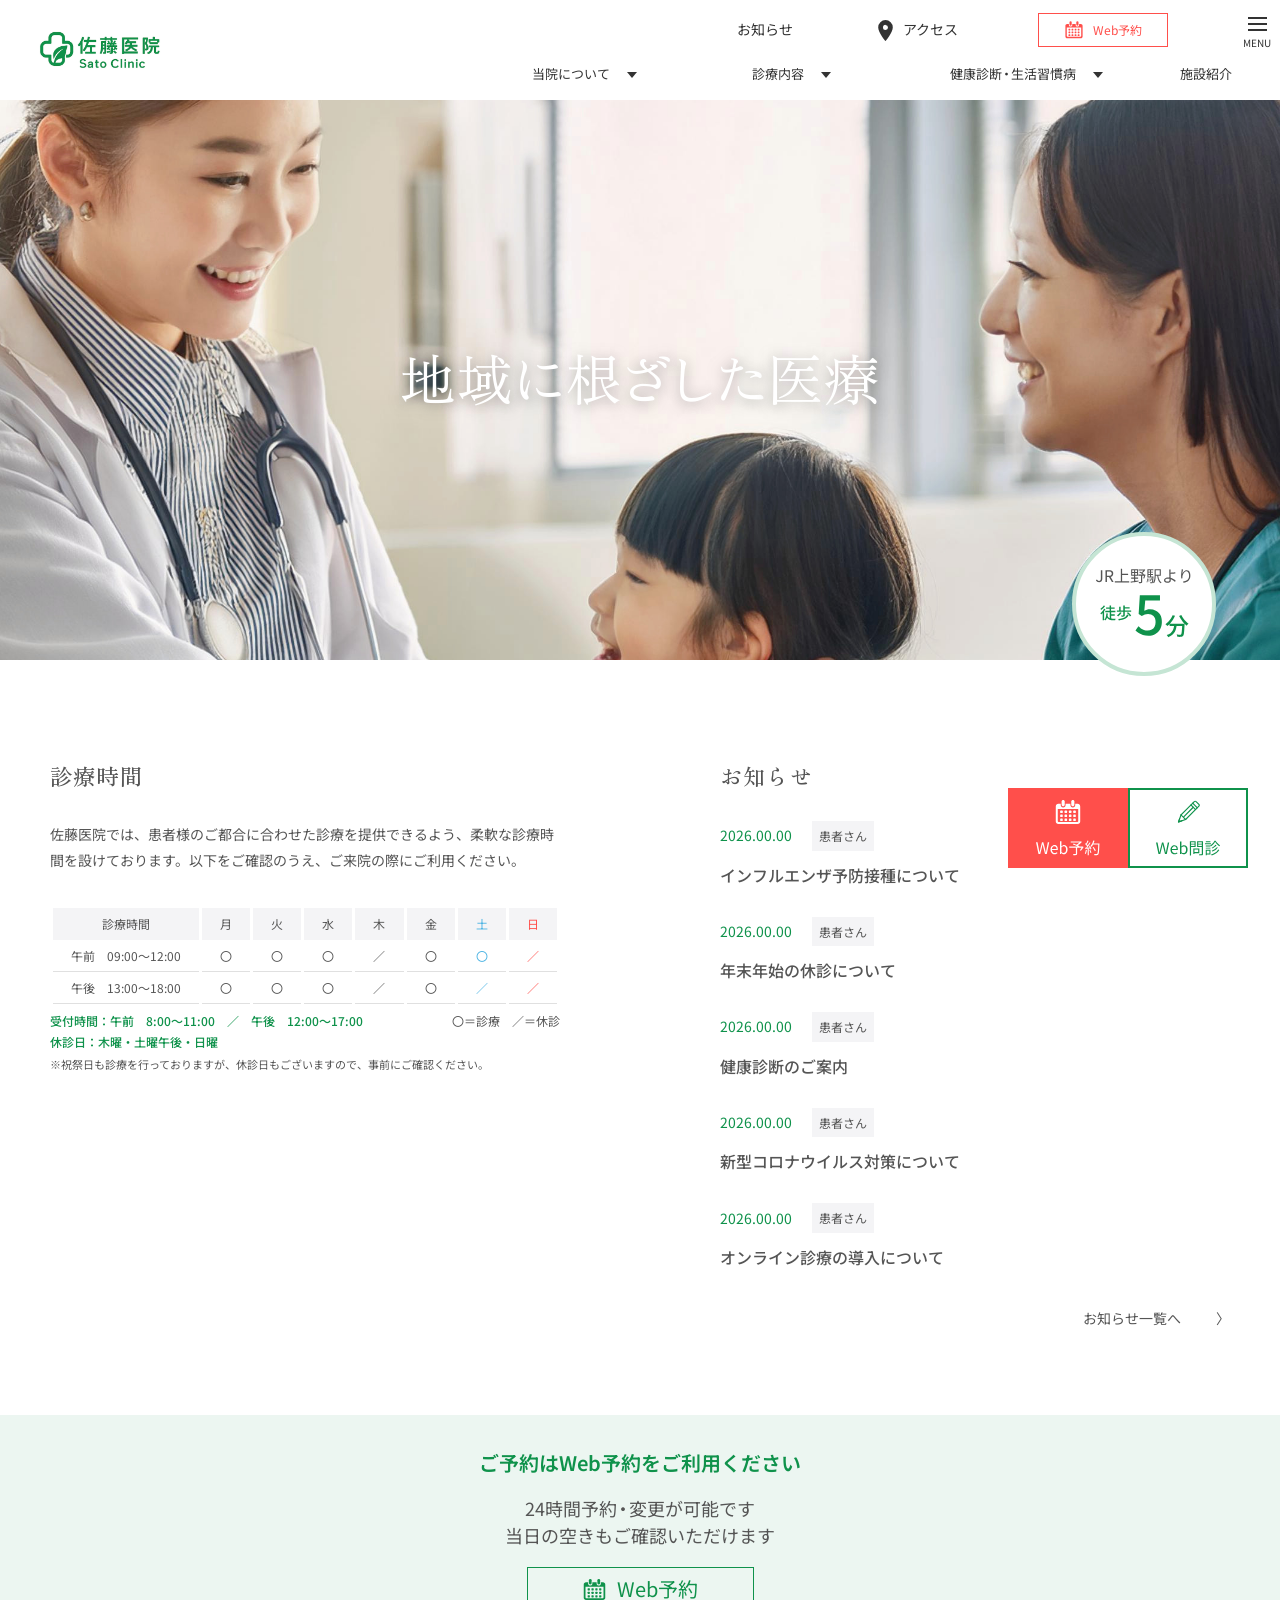
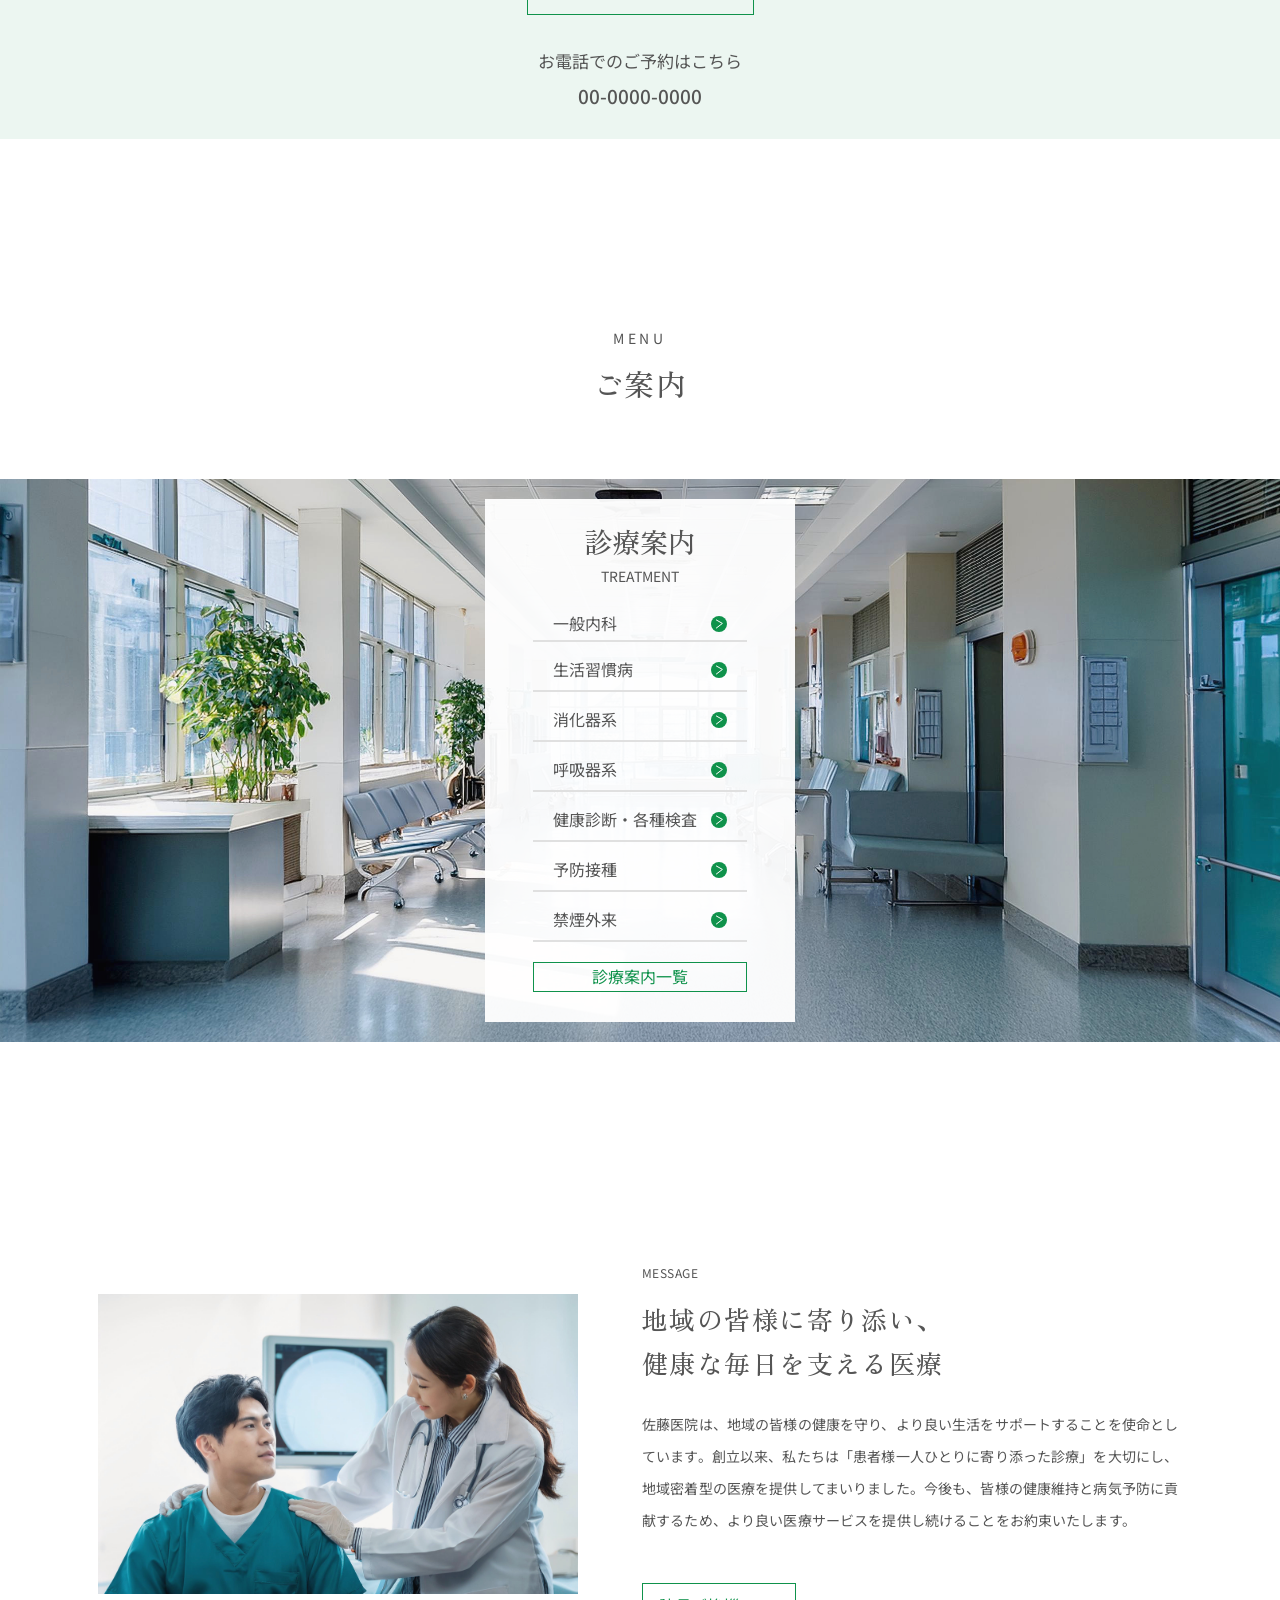
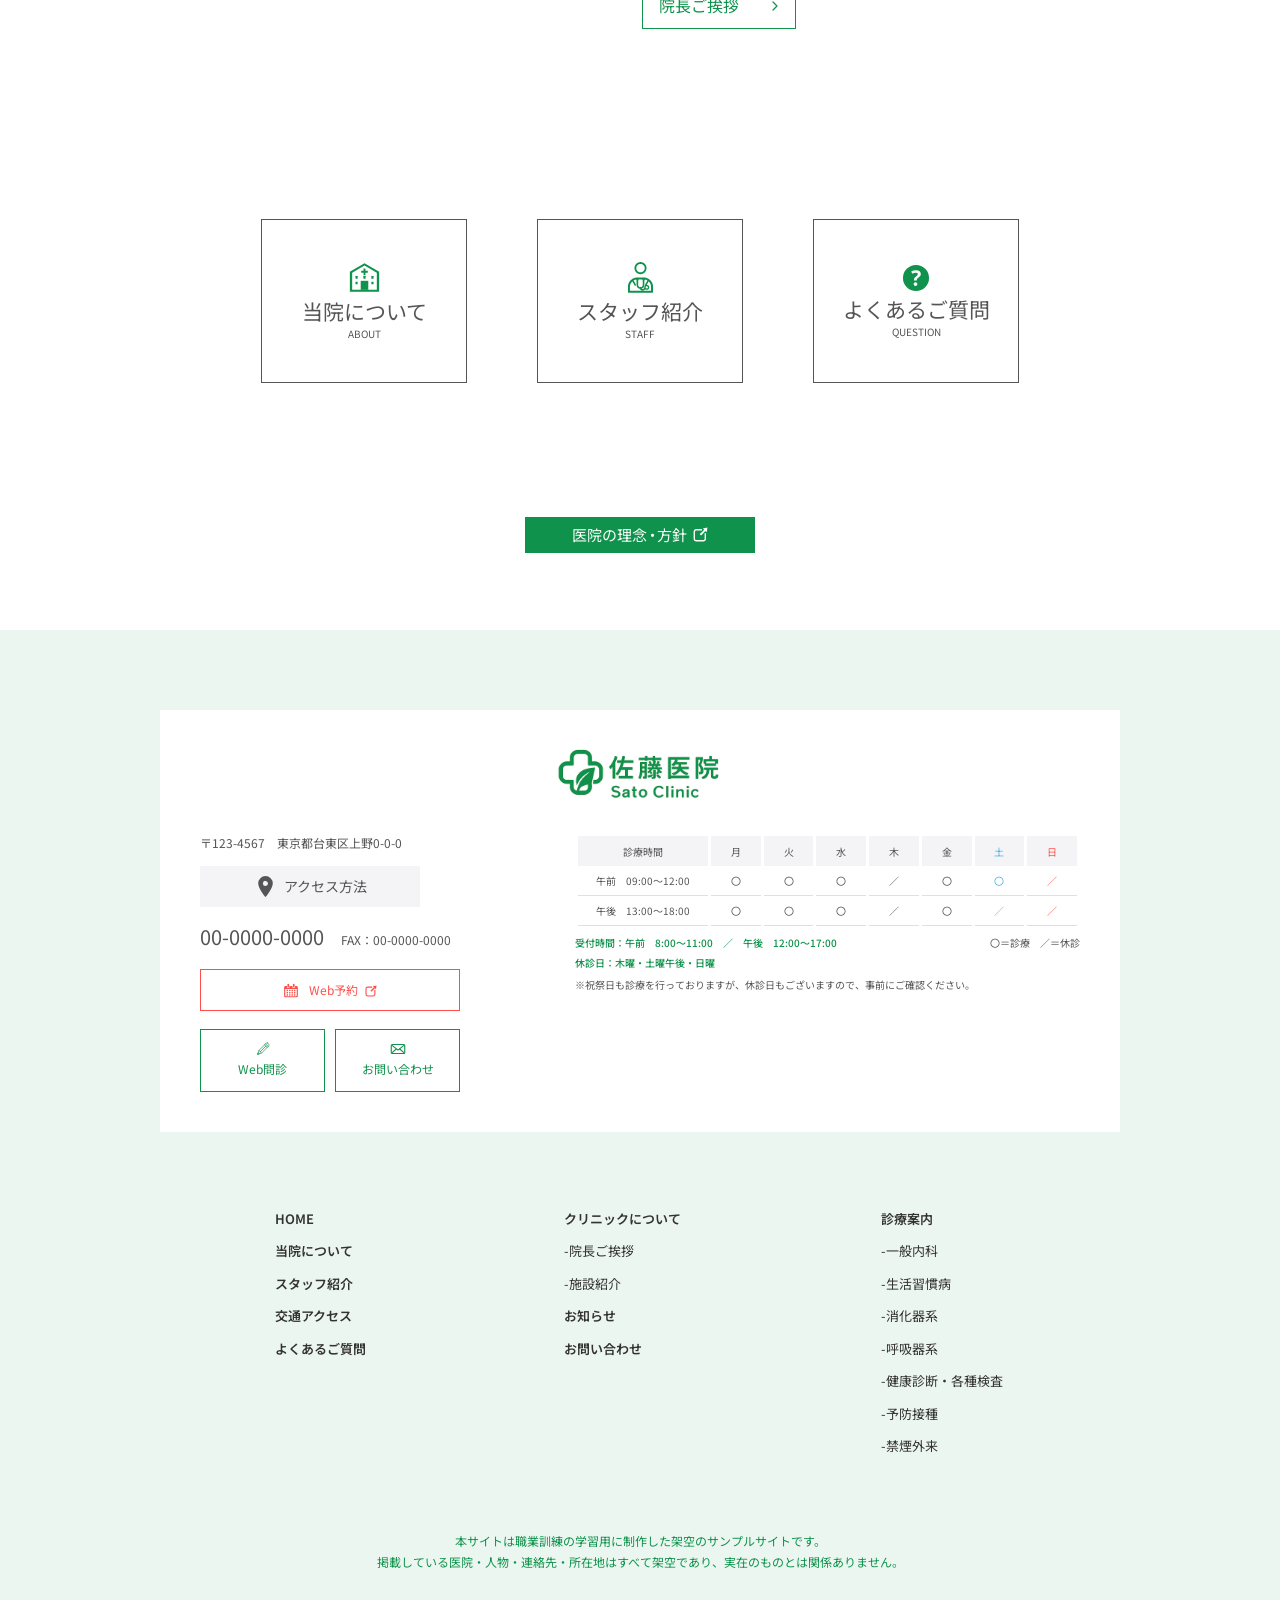
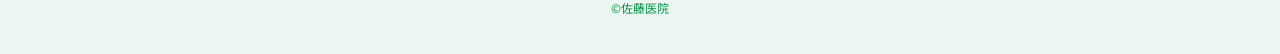
<file: index.html>
<!DOCTYPE html>
<html lang="ja"><head><meta charset="UTF-8"><meta name="viewport" content="width=device-width, initial-scale=1.0"><meta name="description" content="佐藤医院は地域に根ざした医療を大切にするクリニックです。"><meta name="robots" content="noindex, nofollow">
<title>ホーム | 佐藤医院 Sato Clinic</title><link rel="preconnect" href="https://fonts.googleapis.com"><link rel="preconnect" href="https://fonts.gstatic.com" crossorigin><link href="https://fonts.googleapis.com/css2?family=Noto+Sans+JP:wght@400;500;600;700&family=Zen+Old+Mincho:wght@400;500;600&display=swap" rel="stylesheet"><link rel="stylesheet" href="./css/style.css"><script src="./js/menu.js" defer></script></head>
<body class="page-home"><header class="site-header" id="top">
 <a class="site-logo" href="index.html" aria-label="佐藤医院 トップページ"><img src="./assets/logo.png" width="140" height="42" alt="佐藤医院 Sato Clinic"></a>
 <div class="header-upper"><a href="news.html">お知らせ</a><a href="access.html" class="header-access"><svg class="svg-icon" viewBox="0 0 24 24" aria-hidden="true"><path fill="currentColor" d="M12 2a7 7 0 0 0-7 7c0 5 7 13 7 13s7-8 7-13a7 7 0 0 0-7-7Zm0 9.4A2.4 2.4 0 1 1 12 6.6a2.4 2.4 0 0 1 0 4.8Z"/></svg> アクセス</a><a class="book-button" href="webreservation.html"><img class="svg-icon" src="assets/web_reservation_calendar_clean.svg" alt="" aria-hidden="true"> Web予約</a></div>
 <nav class="primary-nav" aria-label="グローバルナビゲーション"><details class="header-dropdown"><summary>当院について<span class="tiny-triangle"></span></summary><div class="dropdown-panel"><a href="about.html#greeting">院長ご挨拶</a><a href="staff.html">スタッフ紹介</a><a href="faq.html">よくあるご質問</a></div></details><details class="header-dropdown"><summary>診療内容<span class="tiny-triangle"></span></summary><div class="dropdown-panel"><a href="treatment.html#internal">一般内科</a><a href="treatment.html#digestive">消化器系</a><a href="treatment.html#respiratory">呼吸器系</a><a href="treatment.html#vaccination">予防接種</a><a href="treatment.html#smoking">禁煙外来</a></div></details><details class="header-dropdown"><summary><span>健康診断<span class="header-nav-dot">・</span>生活習慣病</span><span class="tiny-triangle"></span></summary><div class="dropdown-panel"><a href="treatment.html#checkup">健康診断<span class="header-nav-dot">・</span>各種検査</a><a href="treatment.html#lifestyle">生活習慣病</a></div></details><a class="nav-single" href="about.html#facility">施設紹介</a></nav>
 <div class="all-menu"><a class="site-menu-link" href="menuopen.html" aria-label="サイトメニューを開く"><span class="hamburger"><span></span><span></span><span></span></span><small>MENU</small></a></div>
 </header><main><div class="hero-wrap"><section class="hero" aria-label="佐藤医院のメインビジュアル">
 <img class="hero-slide hero-slide-one" src="./assets/patient_1.jpg" width="2688" height="1536" alt="子どもと保護者に寄り添う医療スタッフ" fetchpriority="high">
 <img class="hero-slide hero-slide-two" src="./assets/medical_1.jpg" width="2688" height="1536" alt="診療中の医師">
 <img class="hero-slide hero-slide-three" src="./assets/information_2.jpg" width="2688" height="1536" alt="診療の説明をする医療スタッフ">
 <h1 class="hero-title" aria-label="地域に根ざした医療"><span aria-hidden="true">地</span><span aria-hidden="true">域</span><span aria-hidden="true">に</span><span aria-hidden="true">根</span><span aria-hidden="true">ざ</span><span aria-hidden="true">し</span><span aria-hidden="true">た</span><span aria-hidden="true">医</span><span aria-hidden="true">療</span></h1></section><img class="hero-access-badge" src="./assets/floating.svg" width="144" height="144" alt="JR上野駅より徒歩5分"></div>
 <section class="home-intro"><div class="home-hours"><h2 class="section-mincho">診療時間</h2><p class="home-hours-copy">佐藤医院では、患者様のご都合に合わせた診療を提供できるよう、柔軟な診療時間を設けております。以下をご確認のうえ、ご来院の際にご利用ください。</p><div class="schedule-wrap"><table class="schedule-table" aria-label="診療時間表"><thead><tr><th>診療時間</th><th>月</th><th>火</th><th>水</th><th>木</th><th>金</th><th class="saturday">土</th><th class="sunday">日</th></tr></thead>
 <tbody><tr><th>午前　09:00〜12:00</th><td>〇</td><td>〇</td><td>〇</td><td>／</td><td>〇</td><td class="saturday">〇</td><td class="sunday">／</td></tr>
 <tr><th>午後　13:00〜18:00</th><td>〇</td><td>〇</td><td>〇</td><td>／</td><td>〇</td><td class="saturday">／</td><td class="sunday">／</td></tr></tbody></table>
 <div class="schedule-remarks"><div class="schedule-notes"><p><b>受付時間：午前　8:00〜11:00　／　午後　12:00〜17:00</b></p><p><b>休診日：木曜・土曜午後・日曜</b></p></div><span class="schedule-legend">〇＝診療　／＝休診</span></div>
 <p class="schedule-caution">※祝祭日も診療を行っておりますが、休診日もございますので、事前にご確認ください。</p></div></div>
 <div class="home-news"><h2 class="section-mincho">お知らせ</h2><a class="home-news-item" href="news.html#news-1"><div class="news-meta"><time>2026.00.00</time><span class="news-tag">患者さん</span></div><p>インフルエンザ予防接種について</p></a><a class="home-news-item" href="news.html#news-2"><div class="news-meta"><time>2026.00.00</time><span class="news-tag">患者さん</span></div><p>年末年始の休診について</p></a><a class="home-news-item" href="news.html#news-3"><div class="news-meta"><time>2026.00.00</time><span class="news-tag">患者さん</span></div><p>健康診断のご案内</p></a><a class="home-news-item" href="news.html#news-4"><div class="news-meta"><time>2026.00.00</time><span class="news-tag">患者さん</span></div><p>新型コロナウイルス対策について</p></a><a class="home-news-item" href="news.html#news-5"><div class="news-meta"><time>2026.00.00</time><span class="news-tag">患者さん</span></div><p>オンライン診療の導入について</p></a><a class="home-news-more" href="news.html">お知らせ一覧へ <span>〉</span></a></div></section>
 <section class="reservation-strip"><h2>ご予約はWeb予約をご利用ください</h2><p>24時間予約<span class="reservation-copy-dot">・</span>変更が可能です<br>当日の空きもご確認いただけます</p><a class="reservation-strip-button" href="webreservation.html"><img class="svg-icon" src="assets/web_reservation_calendar_green.svg" alt="" aria-hidden="true"> <span class="reservation-button-label">Web予約</span></a><p class="reservation-phone-label">お電話でのご予約はこちら</p><p class="reservation-phone">00-0000-0000</p></section>
 <section class="guide-section"><div class="guide-head"><span class="title-en">MENU</span><h2 class="section-mincho">ご案内</h2></div><div class="guide-photo"><div class="guide-panel"><h3>診療案内</h3><span class="guide-en">TREATMENT</span><nav aria-label="診療案内"><a href="treatment.html#internal">一般内科<img class="round-arrow" src="assets/treatment-round-arrow.svg" alt="" aria-hidden="true" width="16" height="16"></a><a href="treatment.html#lifestyle">生活習慣病<img class="round-arrow" src="assets/treatment-round-arrow.svg" alt="" aria-hidden="true" width="16" height="16"></a><a href="treatment.html#digestive">消化器系<img class="round-arrow" src="assets/treatment-round-arrow.svg" alt="" aria-hidden="true" width="16" height="16"></a><a href="treatment.html#respiratory">呼吸器系<img class="round-arrow" src="assets/treatment-round-arrow.svg" alt="" aria-hidden="true" width="16" height="16"></a><a href="treatment.html#checkup">健康診断・各種検査<img class="round-arrow" src="assets/treatment-round-arrow.svg" alt="" aria-hidden="true" width="16" height="16"></a><a href="treatment.html#vaccination">予防接種<img class="round-arrow" src="assets/treatment-round-arrow.svg" alt="" aria-hidden="true" width="16" height="16"></a><a href="treatment.html#smoking">禁煙外来<img class="round-arrow" src="assets/treatment-round-arrow.svg" alt="" aria-hidden="true" width="16" height="16"></a></nav><a class="guide-all" href="treatment.html">診療案内一覧</a></div></div></section>
 <section class="home-message"><div class="message-row"><div class="message-photo"><img src="./assets/patient_7.jpg" alt="患者様と向き合う診療の様子" width="480" height="300"></div><div class="message-text"><span class="small-en">MESSAGE</span><h2 class="section-mincho">地域の皆様に寄り添い、<br>健康な毎日を支える医療</h2><p>佐藤医院は、地域の皆様の健康を守り、より良い生活をサポートすることを使命としています。創立以来、私たちは「患者様一人ひとりに寄り添った診療」を大切にし、地域密着型の医療を提供してまいりました。今後も、皆様の健康維持と病気予防に貢献するため、より良い医療サービスを提供し続けることをお約束いたします。</p><a href="about.html#greeting" class="outline-link">院長ご挨拶 <svg viewBox="0 0 8 12" fill="none" stroke="currentColor" stroke-width="1.2" stroke-linecap="round" stroke-linejoin="round" aria-hidden="true"><path d="m2 2 4 4-4 4"/></svg></a></div></div>
 <div class="home-feature-links"><a href="about.html"><img class="feature-icon" style="transform:scale(.82)" src="assets/clinic_exterior_icon_reference_style.svg" alt="" aria-hidden="true"><span>当院について</span><small>ABOUT</small></a><a href="staff.html"><img class="feature-icon" style="transform:scale(1.08)" src="assets/staff_doctor_stethoscope_icon.svg" alt="" aria-hidden="true"><span>スタッフ紹介</span><small>STAFF</small></a><a href="faq.html"><img class="feature-icon feature-icon-faq" style="transform:scale(.9)" src="assets/faq_question_circle_simple.svg" alt="" aria-hidden="true"><span>よくあるご質問</span><small>QUESTION</small></a></div><a class="home-philosophy-link" href="about.html#philosophy"><span>医院の理念<span class="home-philosophy-dot">・</span>方針</span><img class="svg-icon" src="assets/external_site_link_icon_refined.svg" alt="" aria-hidden="true" width="15" height="15"></a></section></main><footer class="site-footer site-footer-with-notice"><div class="footer-contact"><div class="footer-contact-left">
 <p class="foot-address">〒123-4567　東京都台東区上野0-0-0</p><a class="foot-access" href="access.html"><svg class="svg-icon" viewBox="0 0 24 24" aria-hidden="true"><path fill="currentColor" d="M12 2a7 7 0 0 0-7 7c0 5 7 13 7 13s7-8 7-13a7 7 0 0 0-7-7Zm0 9.4A2.4 2.4 0 1 1 12 6.6a2.4 2.4 0 0 1 0 4.8Z"/></svg> アクセス方法</a>
 <p class="foot-phone">00-0000-0000 <span>FAX：00-0000-0000</span></p><a class="foot-reservation" href="webreservation.html"><img class="svg-icon" style="margin-right:3px" src="assets/web_reservation_calendar_clean.svg" alt="" aria-hidden="true"><span>Web予約</span><img class="svg-icon" style="width:12px;height:12px;transform:translateY(1px)" src="assets/external_site_link_icon_refined_red.svg" alt="" aria-hidden="true" width="12" height="12"></a>
 <div class="foot-small-actions"><a href="webquestionnaire.html"><img class="svg-icon" src="assets/pencil_icon_outline_slender.svg" alt="" aria-hidden="true"><span>Web問診</span></a><a href="contact.html"><img class="svg-icon" src="assets/envelope_closed_icon.svg" alt="" aria-hidden="true"><span>お問い合わせ</span></a></div></div>
 <div class="footer-contact-right"><a href="index.html" class="footer-brand"><img src="./assets/logo.png" width="187" height="56" alt="佐藤医院 Sato Clinic"></a><div class="schedule-wrap schedule-compact"><table class="schedule-table" aria-label="診療時間表"><thead><tr><th>診療時間</th><th>月</th><th>火</th><th>水</th><th>木</th><th>金</th><th class="saturday">土</th><th class="sunday">日</th></tr></thead>
 <tbody><tr><th>午前　09:00〜12:00</th><td>〇</td><td>〇</td><td>〇</td><td>／</td><td>〇</td><td class="saturday">〇</td><td class="sunday">／</td></tr>
 <tr><th>午後　13:00〜18:00</th><td>〇</td><td>〇</td><td>〇</td><td>／</td><td>〇</td><td class="saturday">／</td><td class="sunday">／</td></tr></tbody></table>
 <div class="schedule-remarks"><div class="schedule-notes"><p><b>受付時間：午前　8:00〜11:00　／　午後　12:00〜17:00</b></p><p><b>休診日：木曜・土曜午後・日曜</b></p></div><span class="schedule-legend">〇＝診療　／＝休診</span></div>
 <p class="schedule-caution">※祝祭日も診療を行っておりますが、休診日もございますので、事前にご確認ください。</p></div></div></div>
 <nav class="footer-nav" aria-label="フッターナビゲーション"><div><a href="index.html"><b>HOME</b></a><a href="about.html"><b>当院について</b></a><a href="staff.html"><b>スタッフ紹介</b></a><a href="access.html"><b>交通アクセス</b></a><a href="faq.html"><b>よくあるご質問</b></a></div>
 <div><b>クリニックについて</b><a href="about.html#greeting">-院長ご挨拶</a><a href="about.html#facility">-施設紹介</a><a href="news.html"><b>お知らせ</b></a><a href="contact.html"><b>お問い合わせ</b></a></div>
 <div><b>診療案内</b><a href="treatment.html#internal">-一般内科</a><a href="treatment.html#lifestyle">-生活習慣病</a><a href="treatment.html#digestive">-消化器系</a><a href="treatment.html#respiratory">-呼吸器系</a><a href="treatment.html#checkup">-健康診断・各種検査</a><a href="treatment.html#vaccination">-予防接種</a><a href="treatment.html#smoking">-禁煙外来</a></div></nav>
 <p class="footer-notice">本サイトは職業訓練の学習用に制作した架空のサンプルサイトです。<br>
掲載している医院・人物・連絡先・所在地はすべて架空であり、実在のものとは関係ありません。</p>
 <small class="copyright">©佐藤医院</small></footer>
 <nav class="floating-actions" aria-label="Web予約・Web問診"><img src="./assets/floating-button.svg" width="240" height="80" alt=""><a href="webreservation.html" aria-label="Web予約"></a><a href="webquestionnaire.html" aria-label="Web問診"></a></nav>
</body></html>
</file>
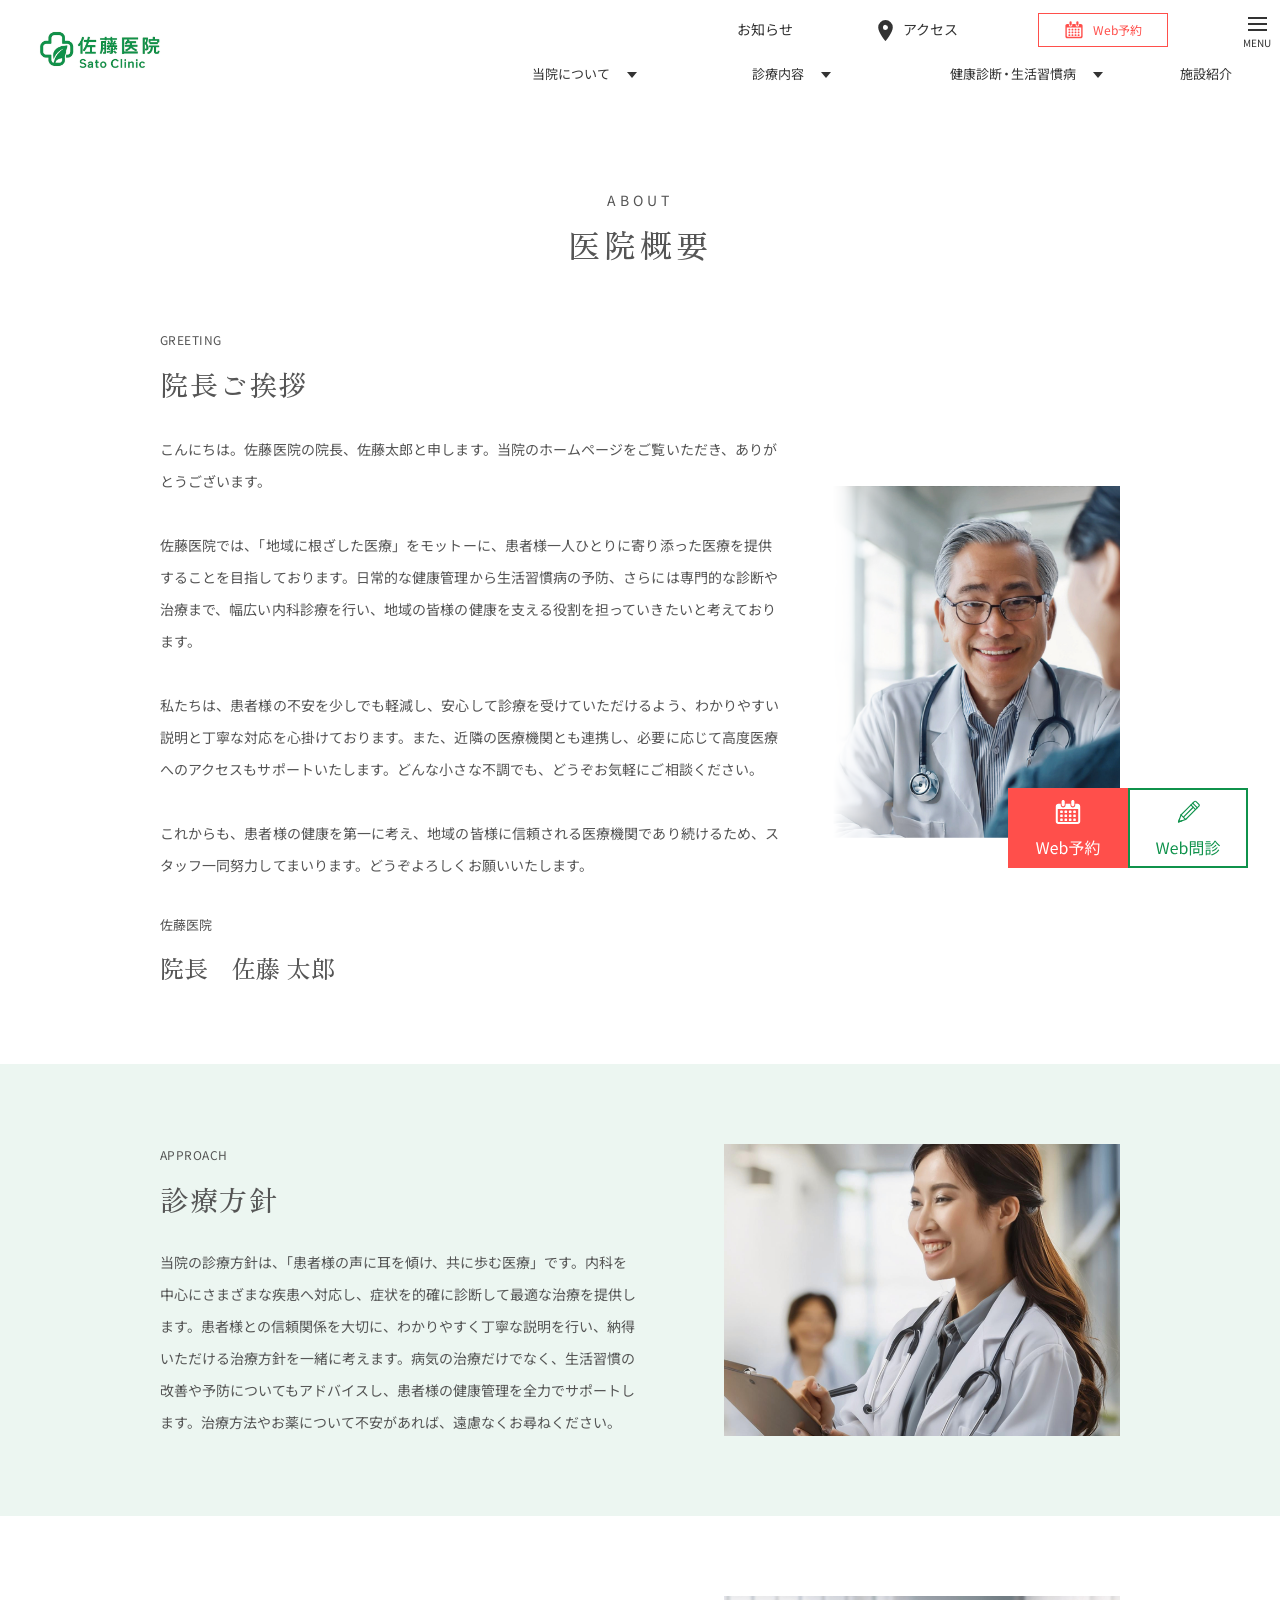
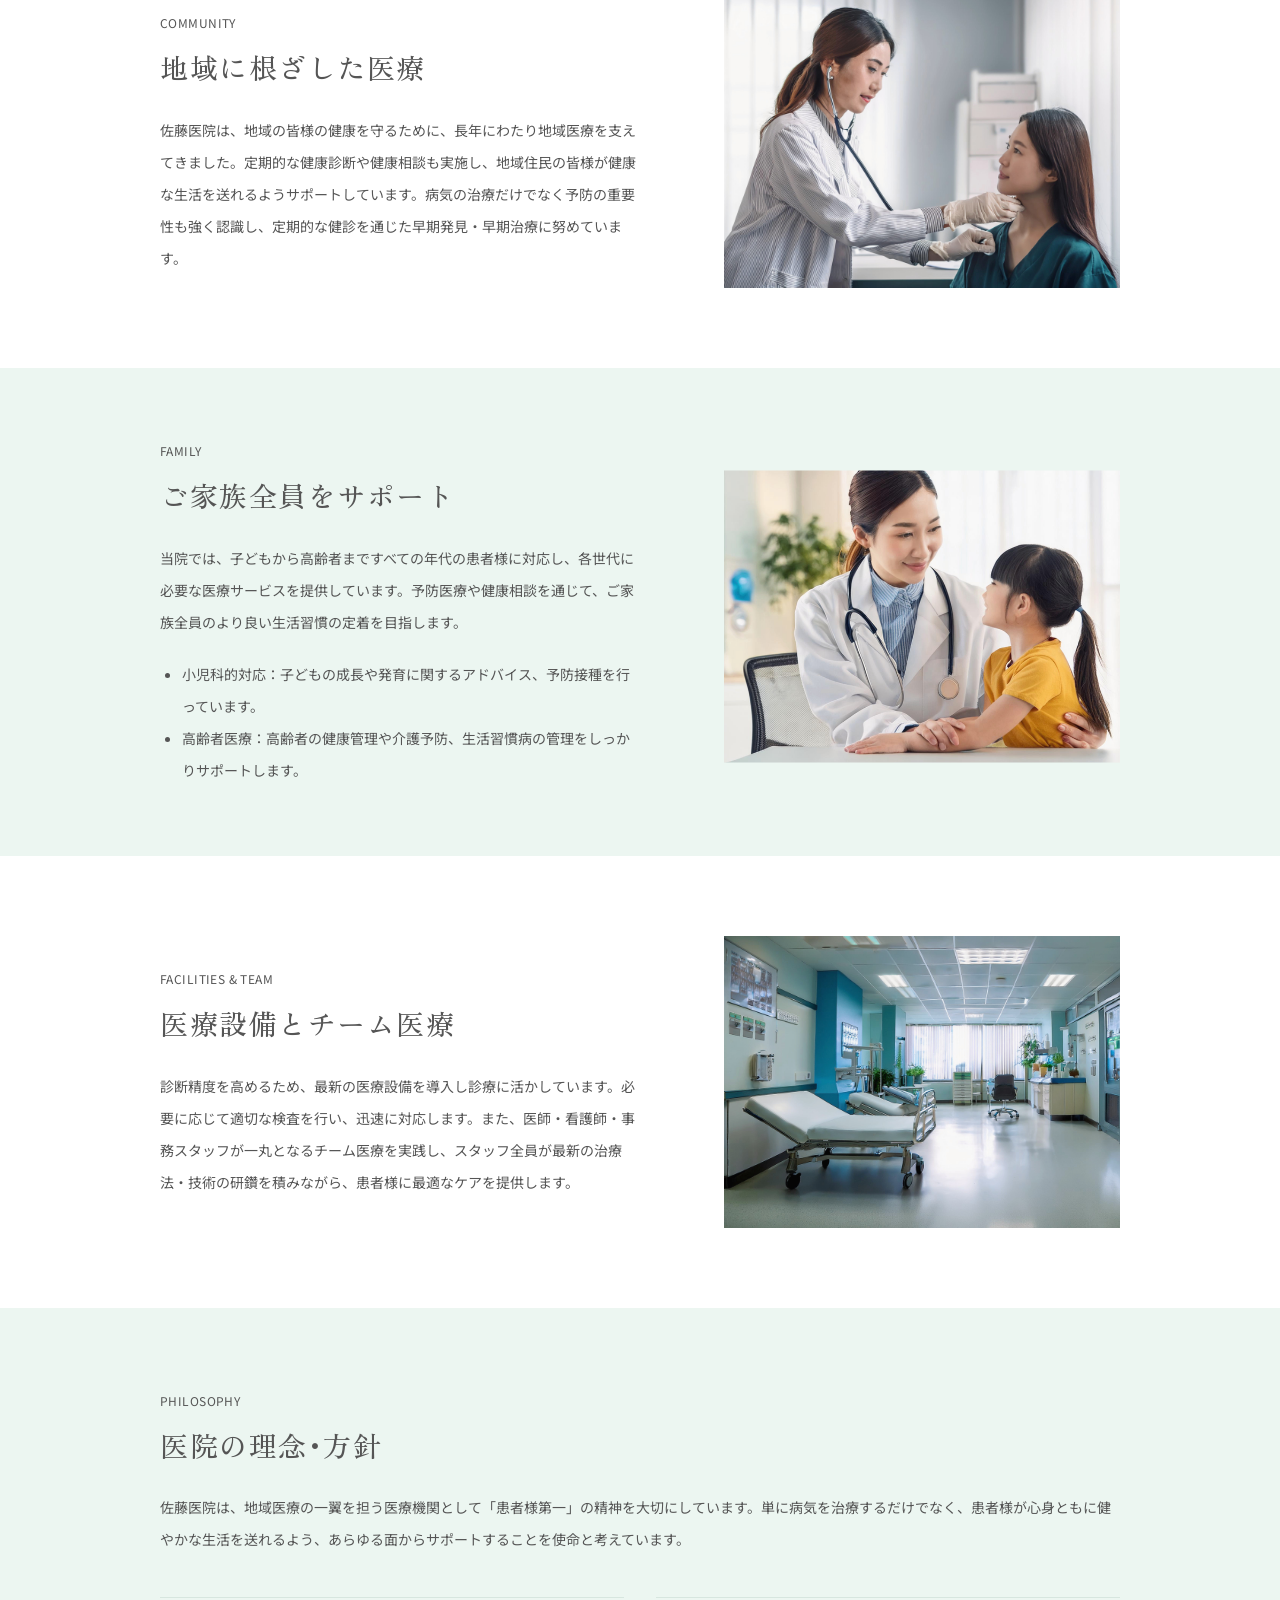
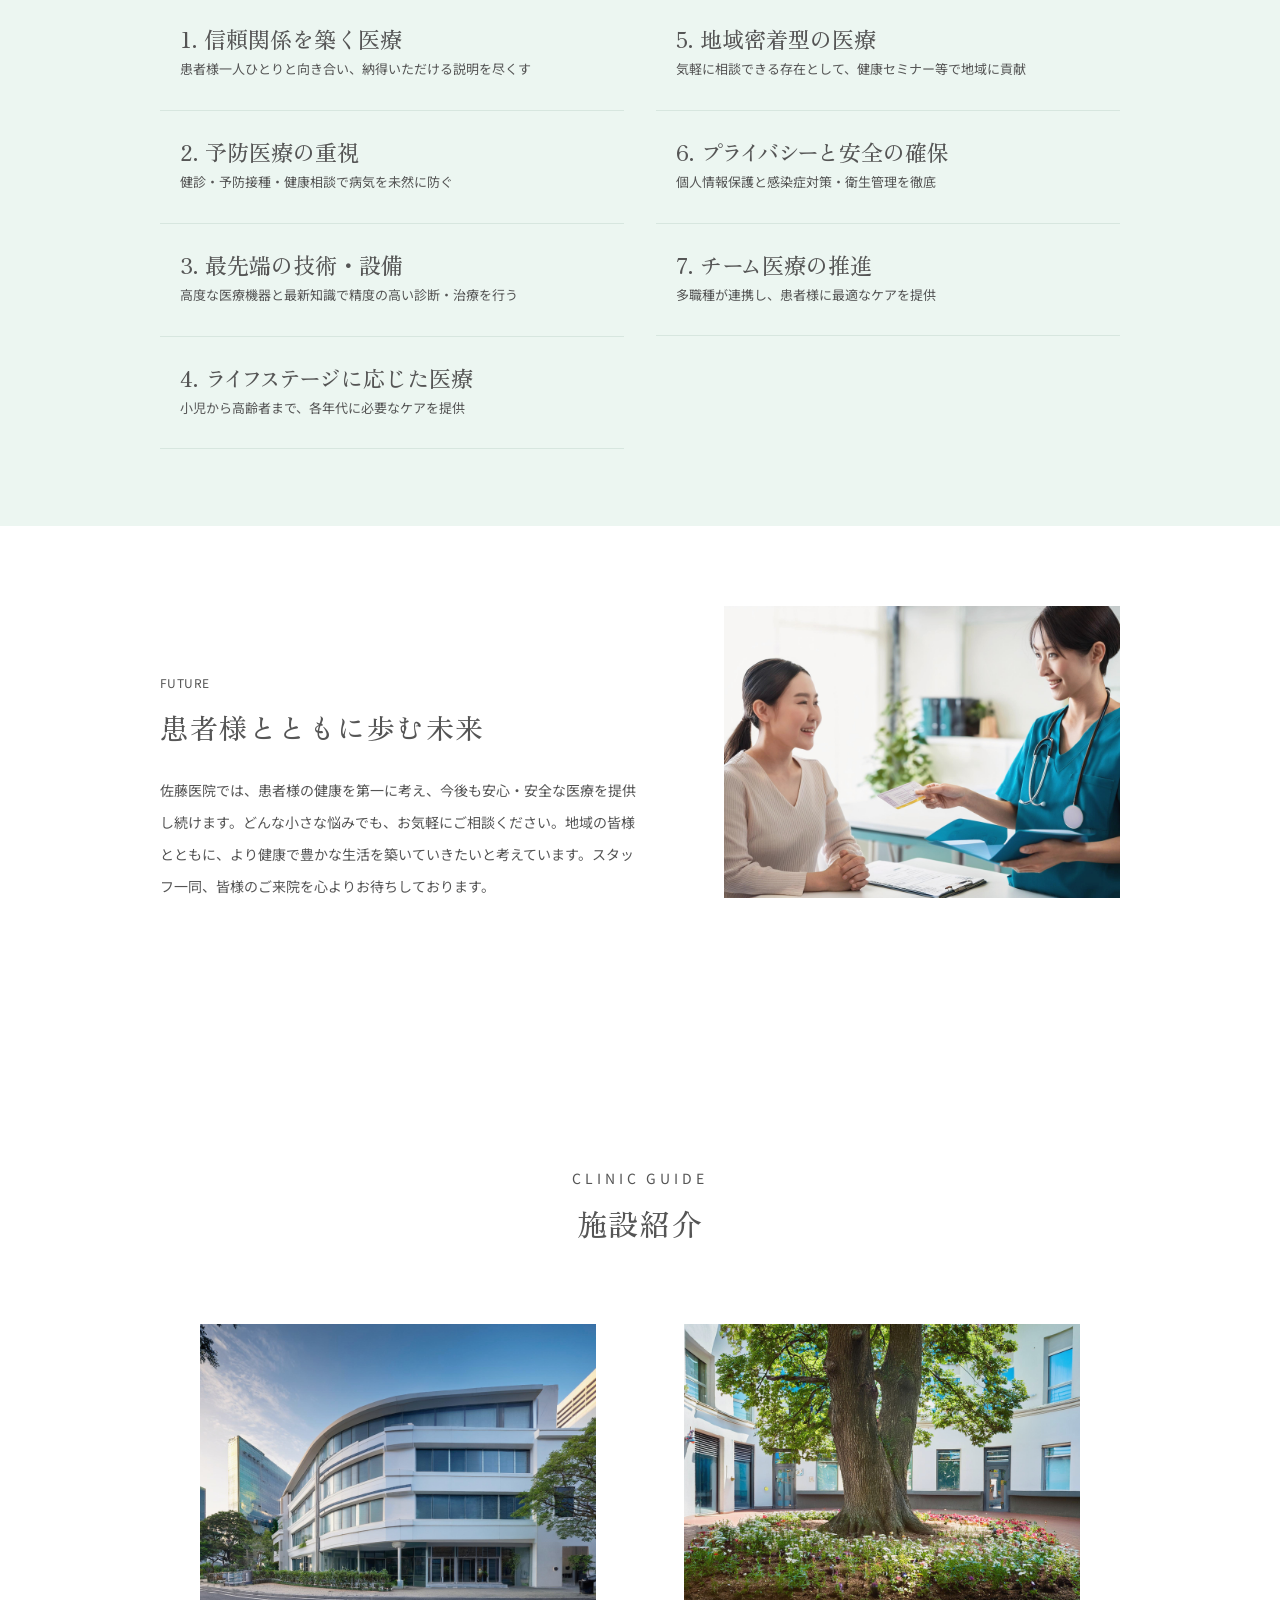
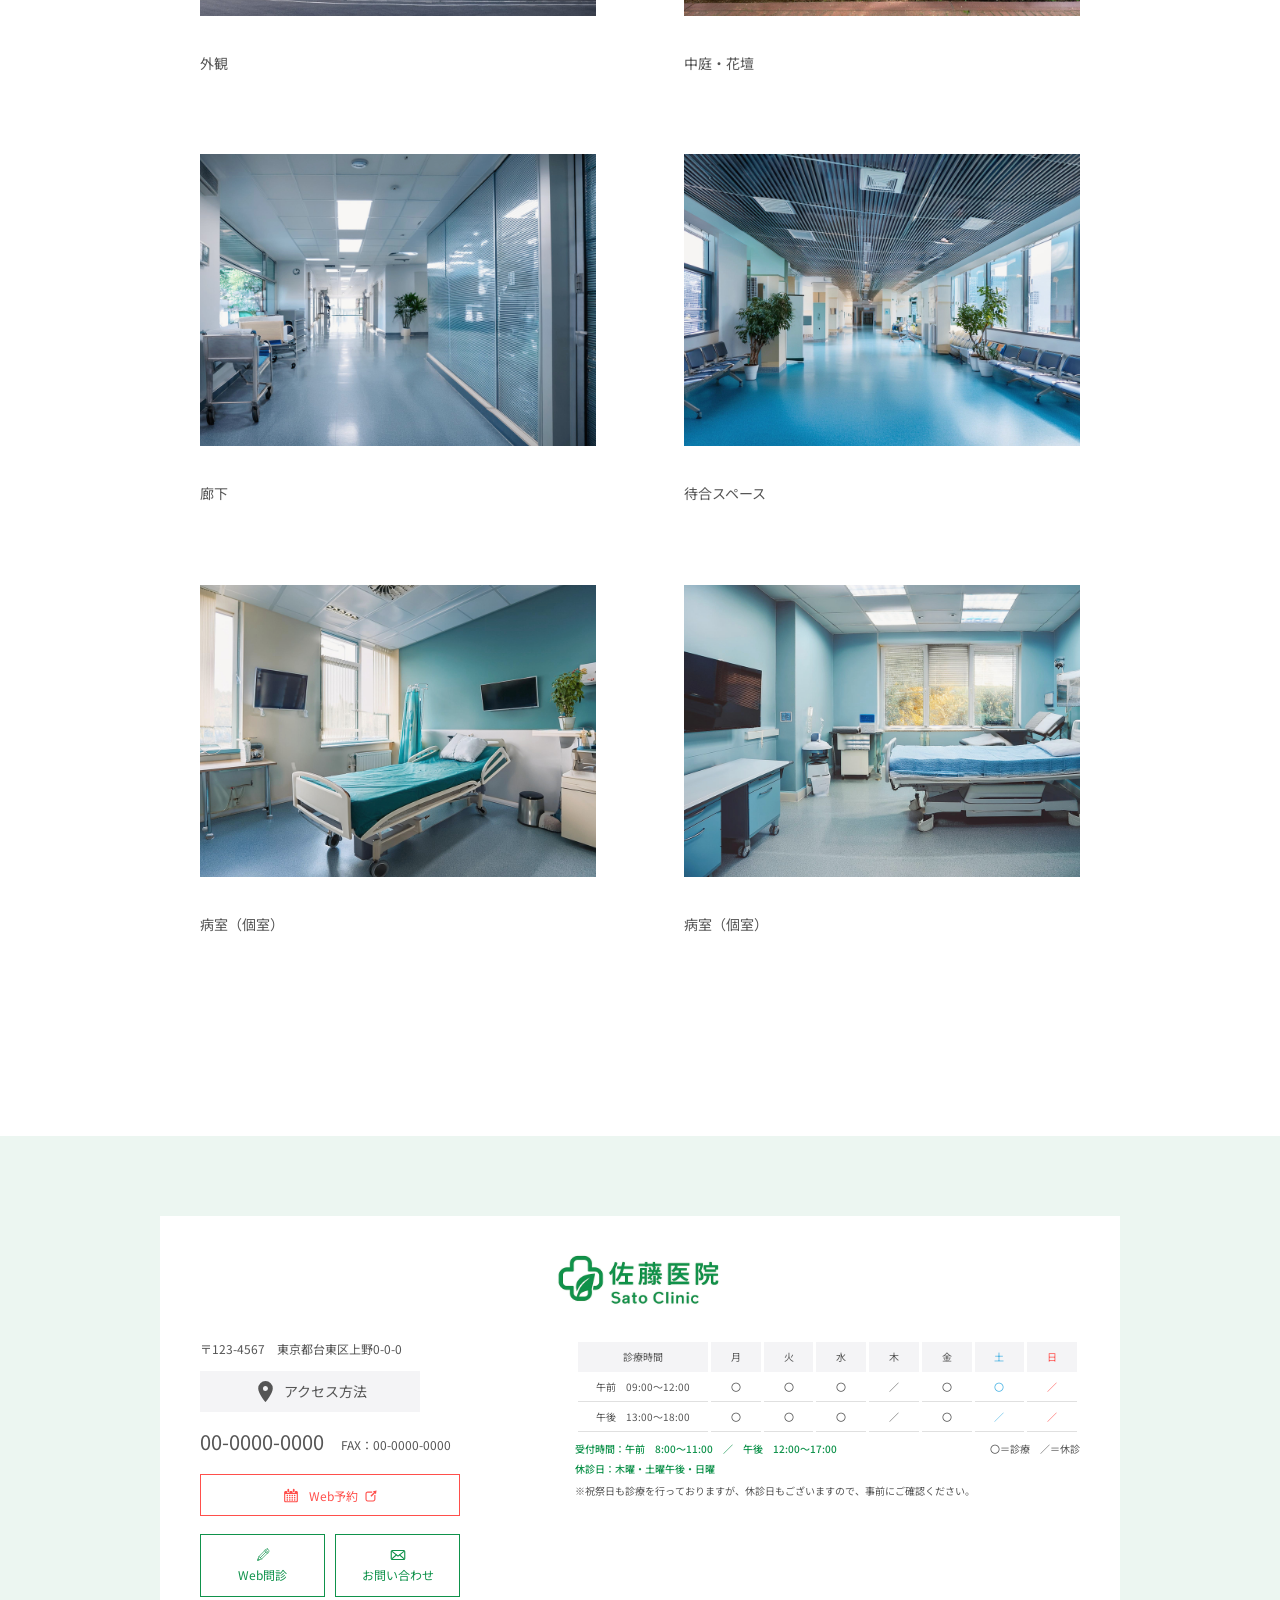
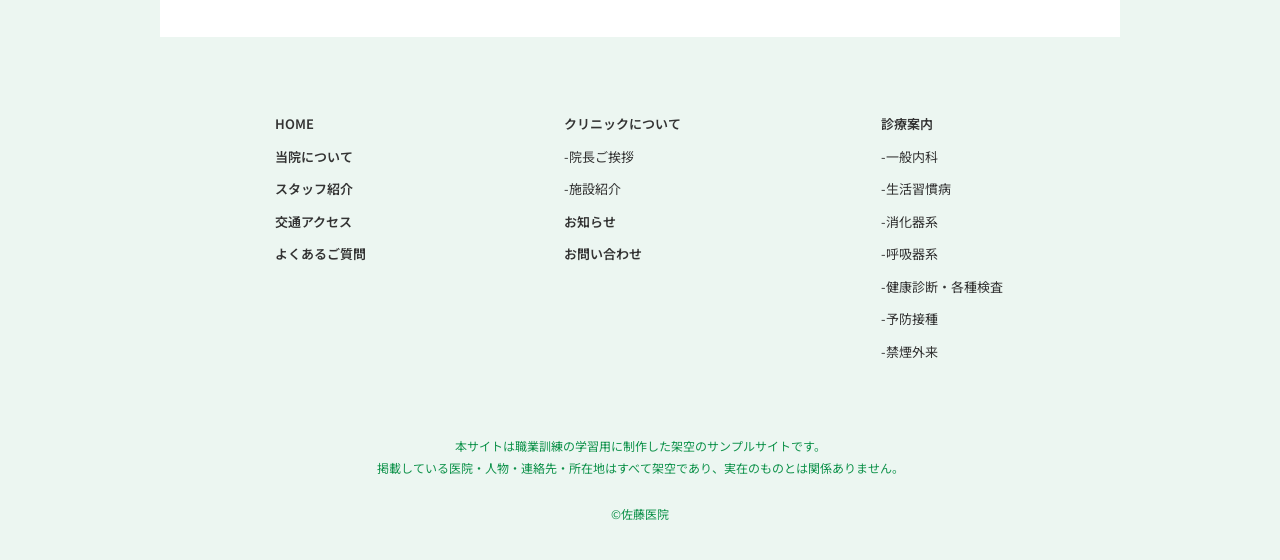
<file: about.html>
<!DOCTYPE html>
<html lang="ja"><head><meta charset="UTF-8"><meta name="viewport" content="width=device-width, initial-scale=1.0"><meta name="description" content="佐藤医院は地域に根ざした医療を大切にするクリニックです。"><title>クリニック概要 | 佐藤医院 Sato Clinic</title><link rel="preconnect" href="https://fonts.googleapis.com"><link rel="preconnect" href="https://fonts.gstatic.com" crossorigin><link href="https://fonts.googleapis.com/css2?family=Noto+Sans+JP:wght@400;500;600;700&family=Zen+Old+Mincho:wght@400;500;600&display=swap" rel="stylesheet"><link rel="stylesheet" href="./css/style.css"><script src="./js/menu.js" defer></script></head>
<body class="page-about"><header class="site-header" id="top">
 <a class="site-logo" href="index.html" aria-label="佐藤医院 トップページ"><img src="./assets/logo.png" width="140" height="42" alt="佐藤医院 Sato Clinic"></a>
 <div class="header-upper"><a href="news.html">お知らせ</a><a href="access.html" class="header-access"><svg class="svg-icon" viewBox="0 0 24 24" aria-hidden="true"><path fill="currentColor" d="M12 2a7 7 0 0 0-7 7c0 5 7 13 7 13s7-8 7-13a7 7 0 0 0-7-7Zm0 9.4A2.4 2.4 0 1 1 12 6.6a2.4 2.4 0 0 1 0 4.8Z"/></svg> アクセス</a><a class="book-button" href="webreservation.html"><img class="svg-icon" src="assets/web_reservation_calendar_clean.svg" alt="" aria-hidden="true"> Web予約</a></div>
 <nav class="primary-nav" aria-label="グローバルナビゲーション"><details class="header-dropdown"><summary>当院について<span class="tiny-triangle"></span></summary><div class="dropdown-panel"><a href="about.html#greeting">院長ご挨拶</a><a href="staff.html">スタッフ紹介</a><a href="faq.html">よくあるご質問</a></div></details><details class="header-dropdown"><summary>診療内容<span class="tiny-triangle"></span></summary><div class="dropdown-panel"><a href="treatment.html#internal">一般内科</a><a href="treatment.html#digestive">消化器系</a><a href="treatment.html#respiratory">呼吸器系</a><a href="treatment.html#vaccination">予防接種</a><a href="treatment.html#smoking">禁煙外来</a></div></details><details class="header-dropdown"><summary><span>健康診断<span class="header-nav-dot">・</span>生活習慣病</span><span class="tiny-triangle"></span></summary><div class="dropdown-panel"><a href="treatment.html#checkup">健康診断<span class="header-nav-dot">・</span>各種検査</a><a href="treatment.html#lifestyle">生活習慣病</a></div></details><a class="nav-single" href="about.html#facility">施設紹介</a></nav>
 <div class="all-menu"><a class="site-menu-link" href="menuopen.html" aria-label="サイトメニューを開く"><span class="hamburger"><span></span><span></span><span></span></span><small>MENU</small></a></div>
 </header><main><div class="page-title"><span class="title-en">ABOUT</span><h1>医院概要</h1></div><section id="greeting" class="about-greeting"><div class="greeting-copy"><span class="small-en">GREETING</span><h2 class="section-mincho">院長ご挨拶</h2><p>こんにちは。佐藤医院の院長、佐藤太郎と申します。当院のホームページをご覧いただき、ありがとうございます。</p><p>佐藤医院では、「地域に根ざした医療」をモットーに、患者様一人ひとりに寄り添った医療を提供することを目指しております。日常的な健康管理から生活習慣病の予防、さらには専門的な診断や治療まで、幅広い内科診療を行い、地域の皆様の健康を支える役割を担っていきたいと考えております。</p><p>私たちは、患者様の不安を少しでも軽減し、安心して診療を受けていただけるよう、わかりやすい説明と丁寧な対応を心掛けております。また、近隣の医療機関とも連携し、必要に応じて高度医療へのアクセスもサポートいたします。どんな小さな不調でも、どうぞお気軽にご相談ください。</p><p>これからも、患者様の健康を第一に考え、地域の皆様に信頼される医療機関であり続けるため、スタッフ一同努力してまいります。どうぞよろしくお願いいたします。</p><p class="greeting-signature"><span>佐藤医院</span><strong>院長　佐藤 太郎</strong></p></div><div class="about-photo about-photo-greeting"><img src="./assets/firstView.jpg" alt="患者様に寄り添う院長" width="310" height="352"></div></section>
 <section class="about-feature feature-mint"><div class="about-feature-inner"><div class="about-feature-copy"><span class="small-en">APPROACH</span><h2 class="section-mincho">診療方針</h2><p>当院の診療方針は、「患者様の声に耳を傾け、共に歩む医療」です。内科を中心にさまざまな疾患へ対応し、症状を的確に診断して最適な治療を提供します。患者様との信頼関係を大切に、わかりやすく丁寧な説明を行い、納得いただける治療方針を一緒に考えます。病気の治療だけでなく、生活習慣の改善や予防についてもアドバイスし、患者様の健康管理を全力でサポートします。治療方法やお薬について不安があれば、遠慮なくお尋ねください。</p></div><div class="about-photo about-photo-approach"><img src="./assets/medical_3.jpg" alt="診療方針" width="510" height="292"></div></div></section><section class="about-feature feature-white"><div class="about-feature-inner"><div class="about-feature-copy"><span class="small-en">COMMUNITY</span><h2 class="section-mincho">地域に根ざした医療</h2><p>佐藤医院は、地域の皆様の健康を守るために、長年にわたり地域医療を支えてきました。定期的な健康診断や健康相談も実施し、地域住民の皆様が健康な生活を送れるようサポートしています。病気の治療だけでなく予防の重要性も強く認識し、定期的な健診を通じた早期発見・早期治療に努めています。</p></div><div class="about-photo about-photo-community"><img src="./assets/patient_3.jpg" alt="地域に根ざした医療" width="510" height="292"></div></div></section><section class="about-feature feature-mint"><div class="about-feature-inner"><div class="about-feature-copy"><span class="small-en">FAMILY</span><h2 class="section-mincho">ご家族全員をサポート</h2><p>当院では、子どもから高齢者まですべての年代の患者様に対応し、各世代に必要な医療サービスを提供しています。予防医療や健康相談を通じて、ご家族全員のより良い生活習慣の定着を目指します。</p><ul><li>小児科的対応：子どもの成長や発育に関するアドバイス、予防接種を行っています。</li><li>高齢者医療：高齢者の健康管理や介護予防、生活習慣病の管理をしっかりサポートします。</li></ul></div><div class="about-photo about-photo-family"><img src="./assets/patient_10.jpg" alt="ご家族全員をサポート" width="510" height="292"></div></div></section><section class="about-feature feature-white"><div class="about-feature-inner"><div class="about-feature-copy"><span class="small-en">FACILITIES &amp; TEAM</span><h2 class="section-mincho">医療設備とチーム医療</h2><p>診断精度を高めるため、最新の医療設備を導入し診療に活かしています。必要に応じて適切な検査を行い、迅速に対応します。また、医師・看護師・事務スタッフが一丸となるチーム医療を実践し、スタッフ全員が最新の治療法・技術の研鑽を積みながら、患者様に最適なケアを提供します。</p></div><div class="about-photo about-photo-team"><img src="./assets/hospital_3.jpg" alt="医療設備とチーム医療" width="510" height="292"></div></div></section>
 <section id="philosophy" class="about-philosophy"><div class="about-philosophy-inner"><span class="small-en">PHILOSOPHY</span><h2 class="section-mincho">医院の理念<span class="about-philosophy-dot">・</span>方針</h2><p>佐藤医院は、地域医療の一翼を担う医療機関として「患者様第一」の精神を大切にしています。単に病気を治療するだけでなく、患者様が心身ともに健やかな生活を送れるよう、あらゆる面からサポートすることを使命と考えています。</p><div class="philosophy-lists"><ol><li><h3>1. 信頼関係を築く医療</h3><p>患者様一人ひとりと向き合い、納得いただける説明を尽くす</p></li><li><h3>2. 予防医療の重視</h3><p>健診・予防接種・健康相談で病気を未然に防ぐ</p></li><li><h3>3. 最先端の技術・設備</h3><p>高度な医療機器と最新知識で精度の高い診断・治療を行う</p></li><li><h3>4. <span class="about-philosophy-tight">ラ<span class="about-philosophy-kern-close">イ</span><span class="about-philosophy-kern-close">フ</span><span class="about-philosophy-kern-close">ス</span>テー</span>ジに応じた医療</h3><p>小児から高齢者まで、各年代に必要なケアを提供</p></li></ol><ol><li><h3>5. 地域密着型の医療</h3><p>気軽に相談できる存在として、健康セミナー等で地域に貢献</p></li><li><h3>6. <span class="about-philosophy-tight">プラ<span class="about-philosophy-kern-close">イ</span><span class="about-philosophy-kern-close">バ</span><span class="about-philosophy-kern-wide" style="margin-left:.05em">シ</span><span class="about-philosophy-kern-close" style="margin-left:-.03em">ー</span></span>と安全の確保</h3><p>個人情報保護と感染症対策・衛生管理を徹底</p></li><li><h3>7. <span class="about-philosophy-tight">チ<span class="about-philosophy-kern-wide">ー</span></span><span class="about-philosophy-kern-close">ム</span>医療の推進</h3><p>多職種が連携し、患者様に最適なケアを提供</p></li></ol></div></div></section>
 <section class="about-future"><div class="about-feature-inner"><div class="about-feature-copy"><span class="small-en">FUTURE</span><h2 class="section-mincho">患者様とともに歩む未来</h2><p>佐藤医院では、患者様の健康を第一に考え、今後も安心・安全な医療を提供し続けます。どんな小さな悩みでも、お気軽にご相談ください。地域の皆様とともに、より健康で豊かな生活を築いていきたいと考えています。スタッフ一同、皆様のご来院を心よりお待ちしております。</p></div><div class="about-photo about-photo-future"><img loading="lazy" src="./assets/information_3.jpg" alt="丁寧なご案内をする医療スタッフ" width="510" height="292"></div></div></section>
 <section id="facility" class="about-facilities"><div class="facility-header"><span class="title-en">CLINIC GUIDE</span><h2 class="section-mincho">施設紹介</h2></div><div class="facility-grid"><figure><div class="about-photo about-photo-facility"><img loading="lazy" src="./assets/hospital_1.jpg" alt="外観" width="420" height="240"></div><figcaption>外観</figcaption></figure><figure><div class="about-photo about-photo-facility"><img loading="lazy" src="./assets/hospital_2.jpg" alt="中庭・花壇" width="420" height="240"></div><figcaption>中庭・花壇</figcaption></figure><figure><div class="about-photo about-photo-facility"><img loading="lazy" src="./assets/hospital_5.jpg" alt="廊下" width="420" height="240"></div><figcaption>廊下</figcaption></figure><figure><div class="about-photo about-photo-facility"><img loading="lazy" src="./assets/hospital_4.jpg" alt="待合スペース" width="420" height="240"></div><figcaption>待合スペース</figcaption></figure><figure><div class="about-photo about-photo-facility"><img loading="lazy" src="./assets/hospital_7.jpg" alt="病室（個室）" width="420" height="240"></div><figcaption>病室（個室）</figcaption></figure><figure><div class="about-photo about-photo-facility"><img loading="lazy" src="./assets/hospital_8.jpg" alt="病室（個室）" width="420" height="240"></div><figcaption>病室（個室）</figcaption></figure></div></section></main><footer class="site-footer site-footer-with-notice"><div class="footer-contact"><div class="footer-contact-left">
 <p class="foot-address">〒123-4567　東京都台東区上野0-0-0</p><a class="foot-access" href="access.html"><svg class="svg-icon" viewBox="0 0 24 24" aria-hidden="true"><path fill="currentColor" d="M12 2a7 7 0 0 0-7 7c0 5 7 13 7 13s7-8 7-13a7 7 0 0 0-7-7Zm0 9.4A2.4 2.4 0 1 1 12 6.6a2.4 2.4 0 0 1 0 4.8Z"/></svg> アクセス方法</a>
 <p class="foot-phone">00-0000-0000 <span>FAX：00-0000-0000</span></p><a class="foot-reservation" href="webreservation.html"><img class="svg-icon" style="margin-right:3px" src="assets/web_reservation_calendar_clean.svg" alt="" aria-hidden="true"><span>Web予約</span><img class="svg-icon" style="width:12px;height:12px;transform:translateY(1px)" src="assets/external_site_link_icon_refined_red.svg" alt="" aria-hidden="true" width="12" height="12"></a>
 <div class="foot-small-actions"><a href="webquestionnaire.html"><img class="svg-icon" src="assets/pencil_icon_outline_slender.svg" alt="" aria-hidden="true"><span>Web問診</span></a><a href="contact.html"><img class="svg-icon" src="assets/envelope_closed_icon.svg" alt="" aria-hidden="true"><span>お問い合わせ</span></a></div></div>
 <div class="footer-contact-right"><a href="index.html" class="footer-brand"><img src="./assets/logo.png" width="187" height="56" alt="佐藤医院 Sato Clinic"></a><div class="schedule-wrap schedule-compact"><table class="schedule-table" aria-label="診療時間表"><thead><tr><th>診療時間</th><th>月</th><th>火</th><th>水</th><th>木</th><th>金</th><th class="saturday">土</th><th class="sunday">日</th></tr></thead>
 <tbody><tr><th>午前　09:00〜12:00</th><td>〇</td><td>〇</td><td>〇</td><td>／</td><td>〇</td><td class="saturday">〇</td><td class="sunday">／</td></tr>
 <tr><th>午後　13:00〜18:00</th><td>〇</td><td>〇</td><td>〇</td><td>／</td><td>〇</td><td class="saturday">／</td><td class="sunday">／</td></tr></tbody></table>
 <div class="schedule-remarks"><div class="schedule-notes"><p><b>受付時間：午前　8:00〜11:00　／　午後　12:00〜17:00</b></p><p><b>休診日：木曜・土曜午後・日曜</b></p></div><span class="schedule-legend">〇＝診療　／＝休診</span></div>
 <p class="schedule-caution">※祝祭日も診療を行っておりますが、休診日もございますので、事前にご確認ください。</p></div></div></div>
 <nav class="footer-nav" aria-label="フッターナビゲーション"><div><a href="index.html"><b>HOME</b></a><a href="about.html"><b>当院について</b></a><a href="staff.html"><b>スタッフ紹介</b></a><a href="access.html"><b>交通アクセス</b></a><a href="faq.html"><b>よくあるご質問</b></a></div>
 <div><b>クリニックについて</b><a href="about.html#greeting">-院長ご挨拶</a><a href="about.html#facility">-施設紹介</a><a href="news.html"><b>お知らせ</b></a><a href="contact.html"><b>お問い合わせ</b></a></div>
 <div><b>診療案内</b><a href="treatment.html#internal">-一般内科</a><a href="treatment.html#lifestyle">-生活習慣病</a><a href="treatment.html#digestive">-消化器系</a><a href="treatment.html#respiratory">-呼吸器系</a><a href="treatment.html#checkup">-健康診断・各種検査</a><a href="treatment.html#vaccination">-予防接種</a><a href="treatment.html#smoking">-禁煙外来</a></div></nav>
 <p class="footer-notice">本サイトは職業訓練の学習用に制作した架空のサンプルサイトです。<br>
掲載している医院・人物・連絡先・所在地はすべて架空であり、実在のものとは関係ありません。</p>
 <small class="copyright">©佐藤医院</small></footer>
 <nav class="floating-actions" aria-label="Web予約・Web問診"><img src="./assets/floating-button.svg" width="240" height="80" alt=""><a href="webreservation.html" aria-label="Web予約"></a><a href="webquestionnaire.html" aria-label="Web問診"></a></nav>
</body></html>
</file>
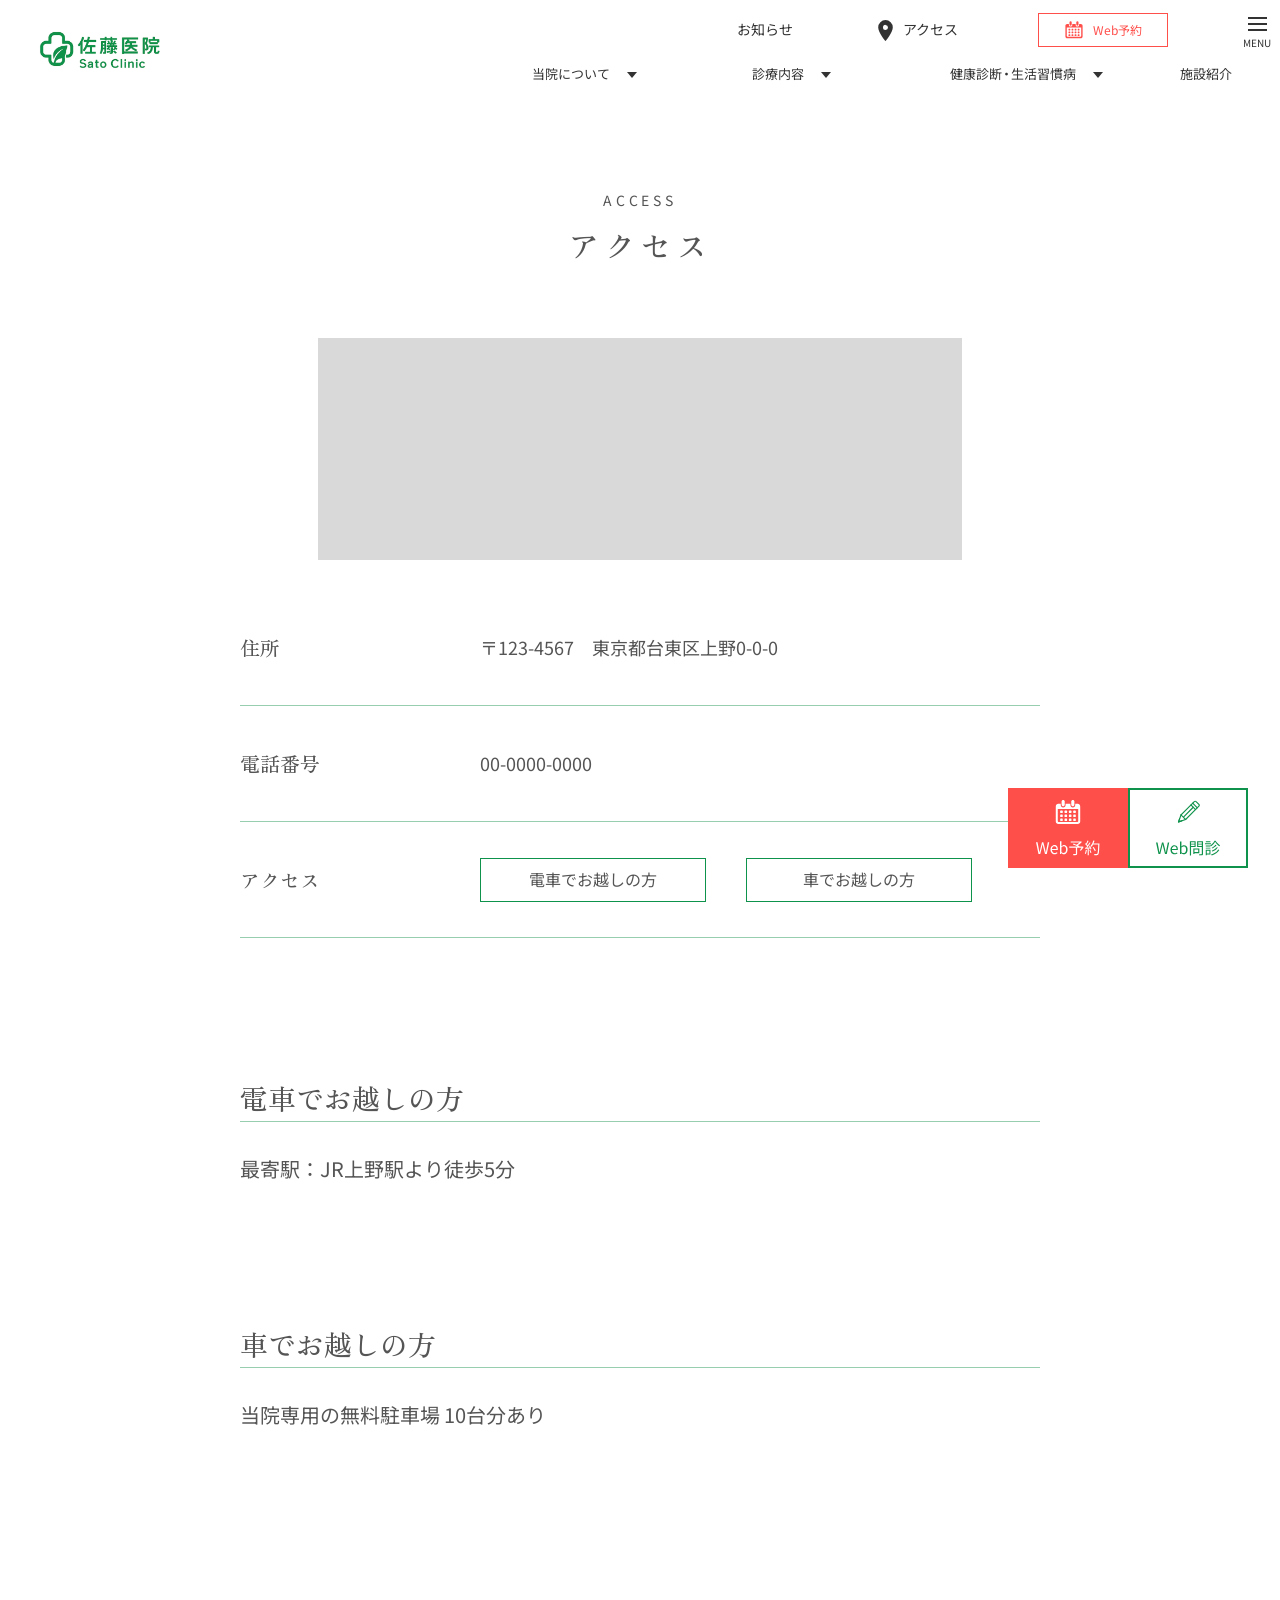
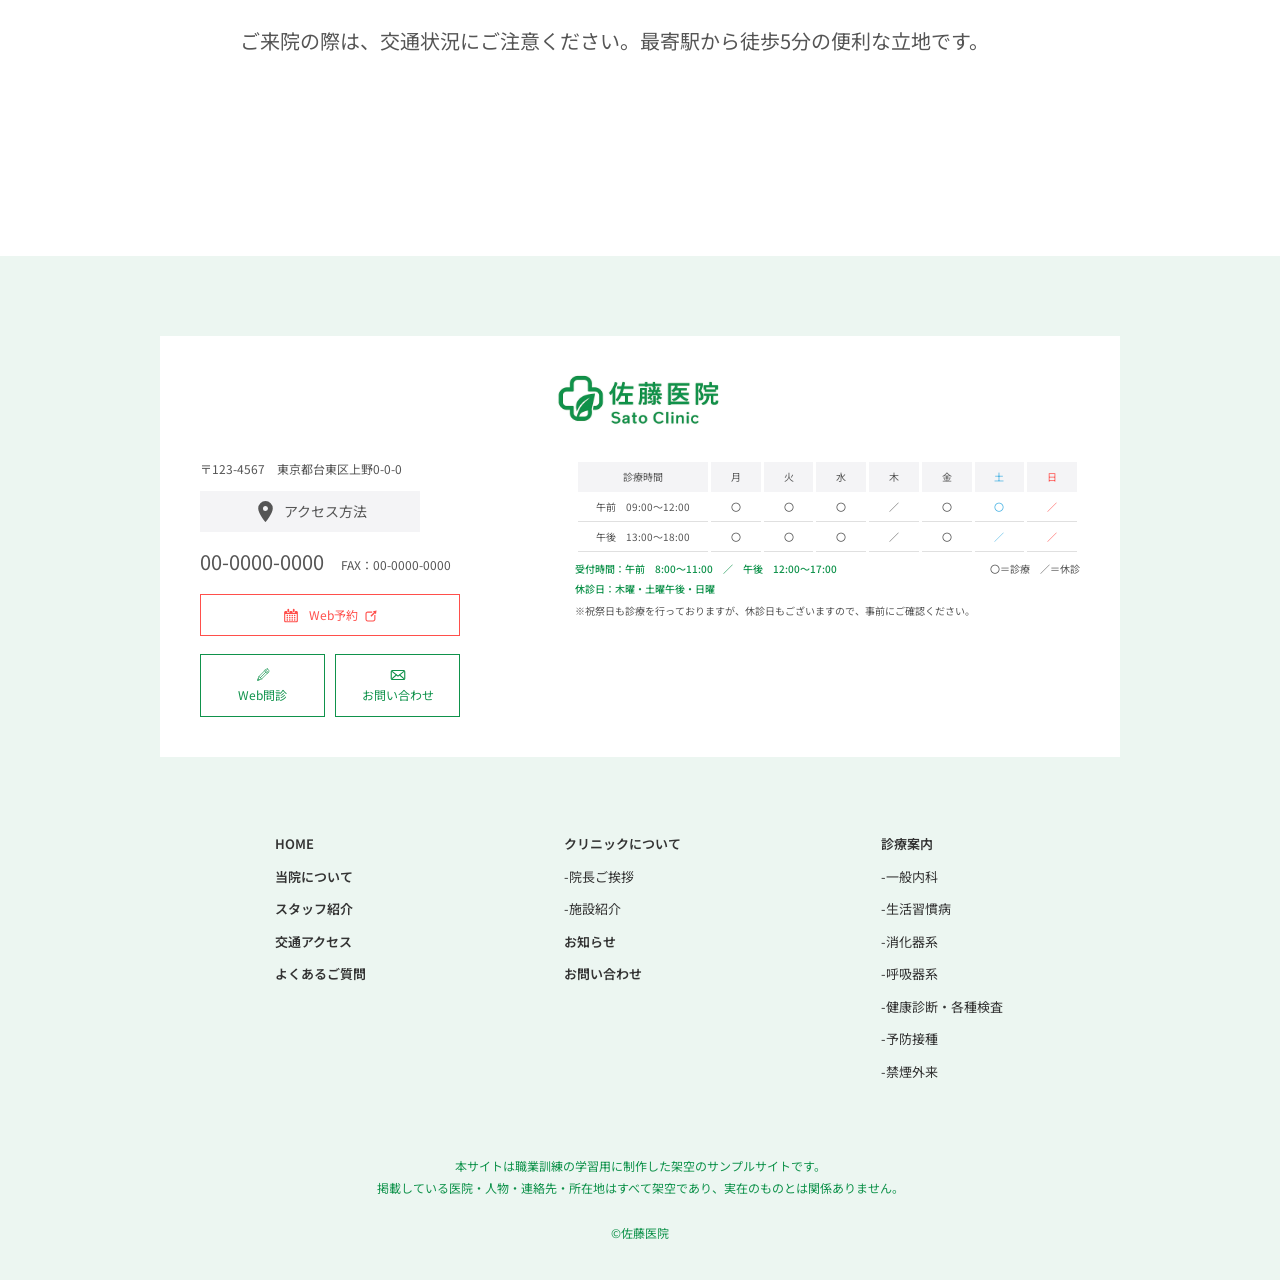
<file: access.html>
<!DOCTYPE html>
<html lang="ja"><head><meta charset="UTF-8"><meta name="viewport" content="width=device-width, initial-scale=1.0"><meta name="description" content="佐藤医院は地域に根ざした医療を大切にするクリニックです。"><title>アクセス | 佐藤医院 Sato Clinic</title><link rel="preconnect" href="https://fonts.googleapis.com"><link rel="preconnect" href="https://fonts.gstatic.com" crossorigin><link href="https://fonts.googleapis.com/css2?family=Noto+Sans+JP:wght@400;500;600;700&family=Zen+Old+Mincho:wght@400;500;600&display=swap" rel="stylesheet"><link rel="stylesheet" href="./css/style.css"><script src="./js/menu.js" defer></script></head>
<body class="page-access"><header class="site-header" id="top">
 <a class="site-logo" href="index.html" aria-label="佐藤医院 トップページ"><img src="./assets/logo.png" width="140" height="42" alt="佐藤医院 Sato Clinic"></a>
 <div class="header-upper"><a href="news.html">お知らせ</a><a href="access.html" class="header-access"><svg class="svg-icon" viewBox="0 0 24 24" aria-hidden="true"><path fill="currentColor" d="M12 2a7 7 0 0 0-7 7c0 5 7 13 7 13s7-8 7-13a7 7 0 0 0-7-7Zm0 9.4A2.4 2.4 0 1 1 12 6.6a2.4 2.4 0 0 1 0 4.8Z"/></svg> アクセス</a><a class="book-button" href="webreservation.html"><img class="svg-icon" src="assets/web_reservation_calendar_clean.svg" alt="" aria-hidden="true"> Web予約</a></div>
 <nav class="primary-nav" aria-label="グローバルナビゲーション"><details class="header-dropdown"><summary>当院について<span class="tiny-triangle"></span></summary><div class="dropdown-panel"><a href="about.html#greeting">院長ご挨拶</a><a href="staff.html">スタッフ紹介</a><a href="faq.html">よくあるご質問</a></div></details><details class="header-dropdown"><summary>診療内容<span class="tiny-triangle"></span></summary><div class="dropdown-panel"><a href="treatment.html#internal">一般内科</a><a href="treatment.html#digestive">消化器系</a><a href="treatment.html#respiratory">呼吸器系</a><a href="treatment.html#vaccination">予防接種</a><a href="treatment.html#smoking">禁煙外来</a></div></details><details class="header-dropdown"><summary><span>健康診断<span class="header-nav-dot">・</span>生活習慣病</span><span class="tiny-triangle"></span></summary><div class="dropdown-panel"><a href="treatment.html#checkup">健康診断<span class="header-nav-dot">・</span>各種検査</a><a href="treatment.html#lifestyle">生活習慣病</a></div></details><a class="nav-single" href="about.html#facility">施設紹介</a></nav>
 <div class="all-menu"><a class="site-menu-link" href="menuopen.html" aria-label="サイトメニューを開く"><span class="hamburger"><span></span><span></span><span></span></span><small>MENU</small></a></div>
 </header><main><div class="page-title"><span class="title-en">ACCESS</span><h1>アクセス</h1></div><div class="access-main"><div class="access-map"><iframe src="https://www.google.com/maps?q=%E6%9D%B1%E4%BA%AC%E9%83%BD%E5%8F%B0%E6%9D%B1%E5%8C%BA%E4%B8%8A%E9%87%8E&z=15&output=embed" title="東京都台東区上野のGoogleマップ" loading="lazy" referrerpolicy="no-referrer-when-downgrade" allowfullscreen></iframe></div>
 <dl class="access-information"><div><dt>住所</dt><dd>〒123-4567　東京都台東区上野0-0-0</dd></div><div><dt>電話番号</dt><dd>00-0000-0000</dd></div><div><dt>アクセス</dt><dd class="access-links"><a href="#train">電車でお越しの方</a><a href="#car">車でお越しの方</a></dd></div></dl>
 <section class="access-method" id="train"><h2>電車でお越しの方</h2><p>最寄駅：JR上野駅より徒歩5分</p></section><section class="access-method" id="car"><h2>車でお越しの方</h2><p>当院専用の無料駐車場 10台分あり</p></section><p class="access-caution">ご来院の際は、交通状況にご注意ください。最寄駅から徒歩5分の便利な立地です。</p></div></main><footer class="site-footer site-footer-with-notice"><div class="footer-contact"><div class="footer-contact-left">
 <p class="foot-address">〒123-4567　東京都台東区上野0-0-0</p><a class="foot-access" href="access.html"><svg class="svg-icon" viewBox="0 0 24 24" aria-hidden="true"><path fill="currentColor" d="M12 2a7 7 0 0 0-7 7c0 5 7 13 7 13s7-8 7-13a7 7 0 0 0-7-7Zm0 9.4A2.4 2.4 0 1 1 12 6.6a2.4 2.4 0 0 1 0 4.8Z"/></svg> アクセス方法</a>
 <p class="foot-phone">00-0000-0000 <span>FAX：00-0000-0000</span></p><a class="foot-reservation" href="webreservation.html"><img class="svg-icon" style="margin-right:3px" src="assets/web_reservation_calendar_clean.svg" alt="" aria-hidden="true"><span>Web予約</span><img class="svg-icon" style="width:12px;height:12px;transform:translateY(1px)" src="assets/external_site_link_icon_refined_red.svg" alt="" aria-hidden="true" width="12" height="12"></a>
 <div class="foot-small-actions"><a href="webquestionnaire.html"><img class="svg-icon" src="assets/pencil_icon_outline_slender.svg" alt="" aria-hidden="true"><span>Web問診</span></a><a href="contact.html"><img class="svg-icon" src="assets/envelope_closed_icon.svg" alt="" aria-hidden="true"><span>お問い合わせ</span></a></div></div>
 <div class="footer-contact-right"><a href="index.html" class="footer-brand"><img src="./assets/logo.png" width="187" height="56" alt="佐藤医院 Sato Clinic"></a><div class="schedule-wrap schedule-compact"><table class="schedule-table" aria-label="診療時間表"><thead><tr><th>診療時間</th><th>月</th><th>火</th><th>水</th><th>木</th><th>金</th><th class="saturday">土</th><th class="sunday">日</th></tr></thead>
 <tbody><tr><th>午前　09:00〜12:00</th><td>〇</td><td>〇</td><td>〇</td><td>／</td><td>〇</td><td class="saturday">〇</td><td class="sunday">／</td></tr>
 <tr><th>午後　13:00〜18:00</th><td>〇</td><td>〇</td><td>〇</td><td>／</td><td>〇</td><td class="saturday">／</td><td class="sunday">／</td></tr></tbody></table>
 <div class="schedule-remarks"><div class="schedule-notes"><p><b>受付時間：午前　8:00〜11:00　／　午後　12:00〜17:00</b></p><p><b>休診日：木曜・土曜午後・日曜</b></p></div><span class="schedule-legend">〇＝診療　／＝休診</span></div>
 <p class="schedule-caution">※祝祭日も診療を行っておりますが、休診日もございますので、事前にご確認ください。</p></div></div></div>
 <nav class="footer-nav" aria-label="フッターナビゲーション"><div><a href="index.html"><b>HOME</b></a><a href="about.html"><b>当院について</b></a><a href="staff.html"><b>スタッフ紹介</b></a><a href="access.html"><b>交通アクセス</b></a><a href="faq.html"><b>よくあるご質問</b></a></div>
 <div><b>クリニックについて</b><a href="about.html#greeting">-院長ご挨拶</a><a href="about.html#facility">-施設紹介</a><a href="news.html"><b>お知らせ</b></a><a href="contact.html"><b>お問い合わせ</b></a></div>
 <div><b>診療案内</b><a href="treatment.html#internal">-一般内科</a><a href="treatment.html#lifestyle">-生活習慣病</a><a href="treatment.html#digestive">-消化器系</a><a href="treatment.html#respiratory">-呼吸器系</a><a href="treatment.html#checkup">-健康診断・各種検査</a><a href="treatment.html#vaccination">-予防接種</a><a href="treatment.html#smoking">-禁煙外来</a></div></nav>
 <p class="footer-notice">本サイトは職業訓練の学習用に制作した架空のサンプルサイトです。<br>
掲載している医院・人物・連絡先・所在地はすべて架空であり、実在のものとは関係ありません。</p>
 <small class="copyright">©佐藤医院</small></footer>
 <nav class="floating-actions" aria-label="Web予約・Web問診"><img src="./assets/floating-button.svg" width="240" height="80" alt=""><a href="webreservation.html" aria-label="Web予約"></a><a href="webquestionnaire.html" aria-label="Web問診"></a></nav>
</body></html>
</file>
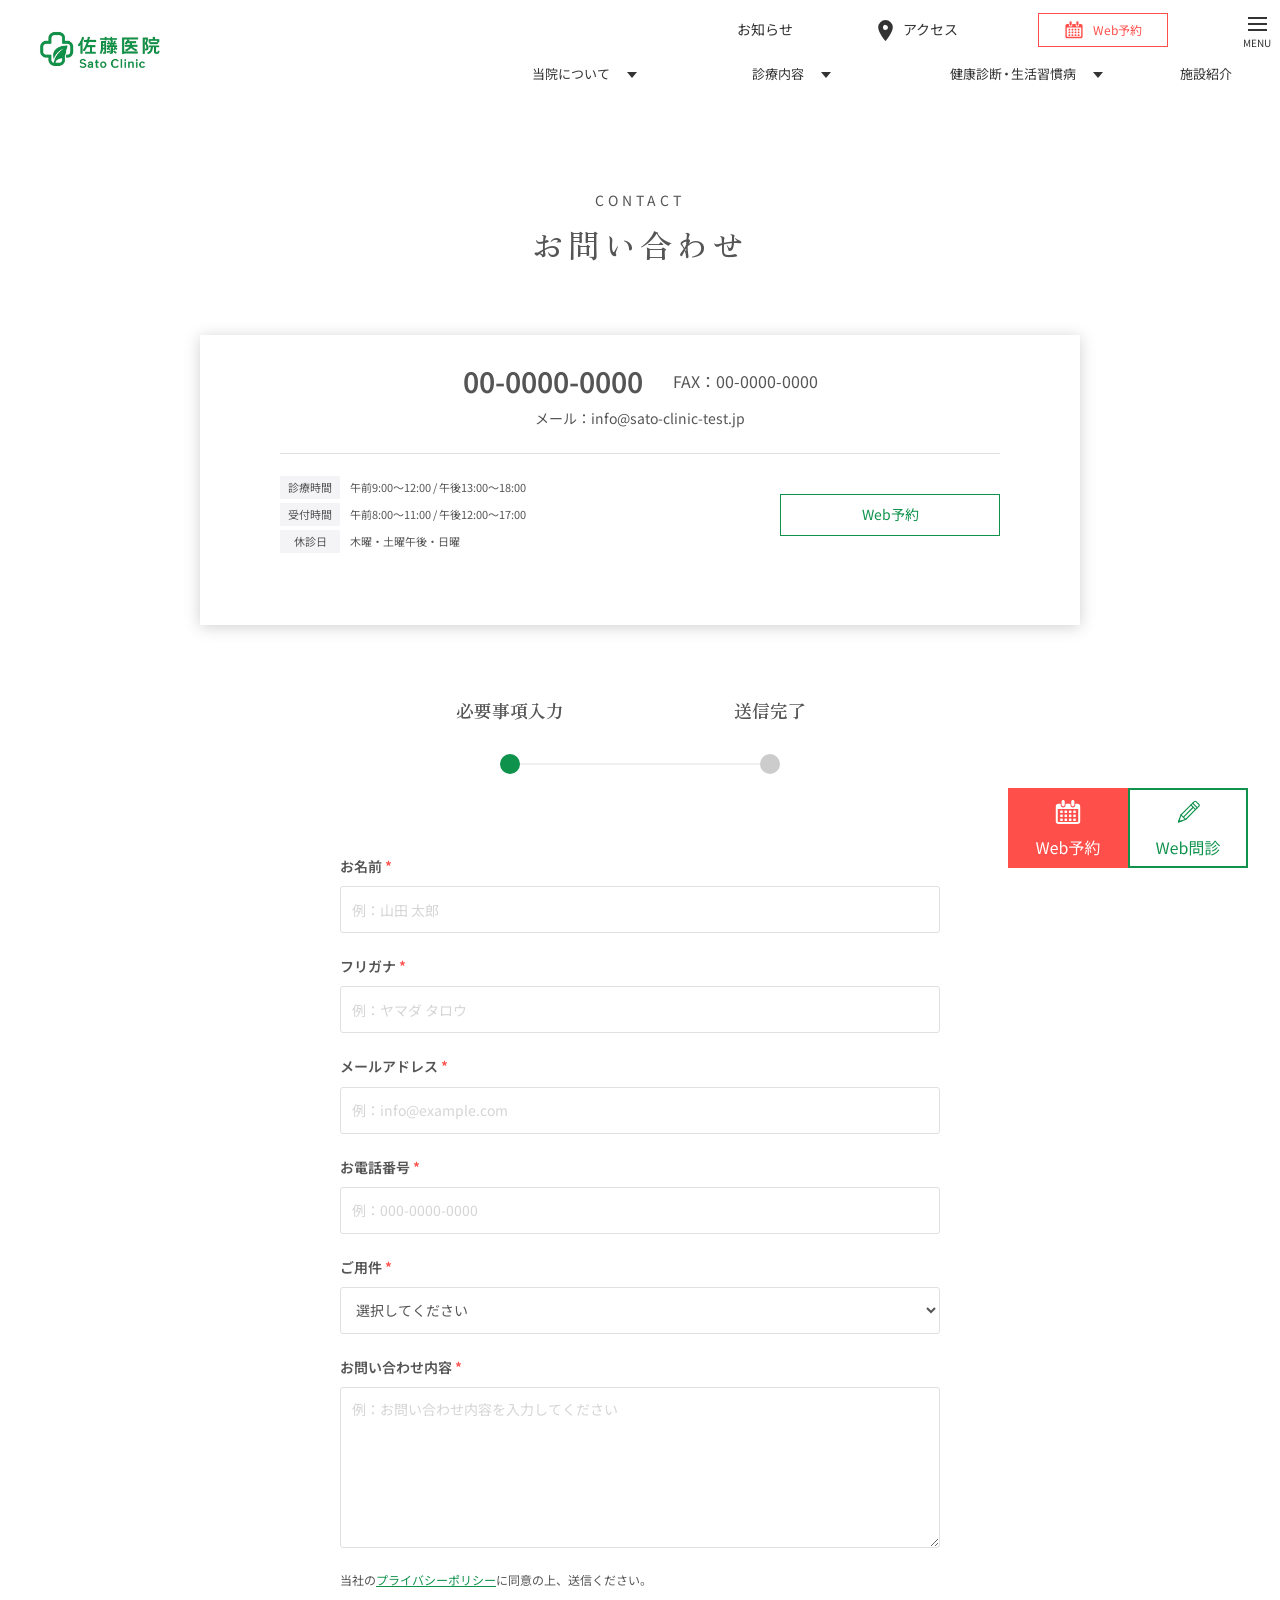
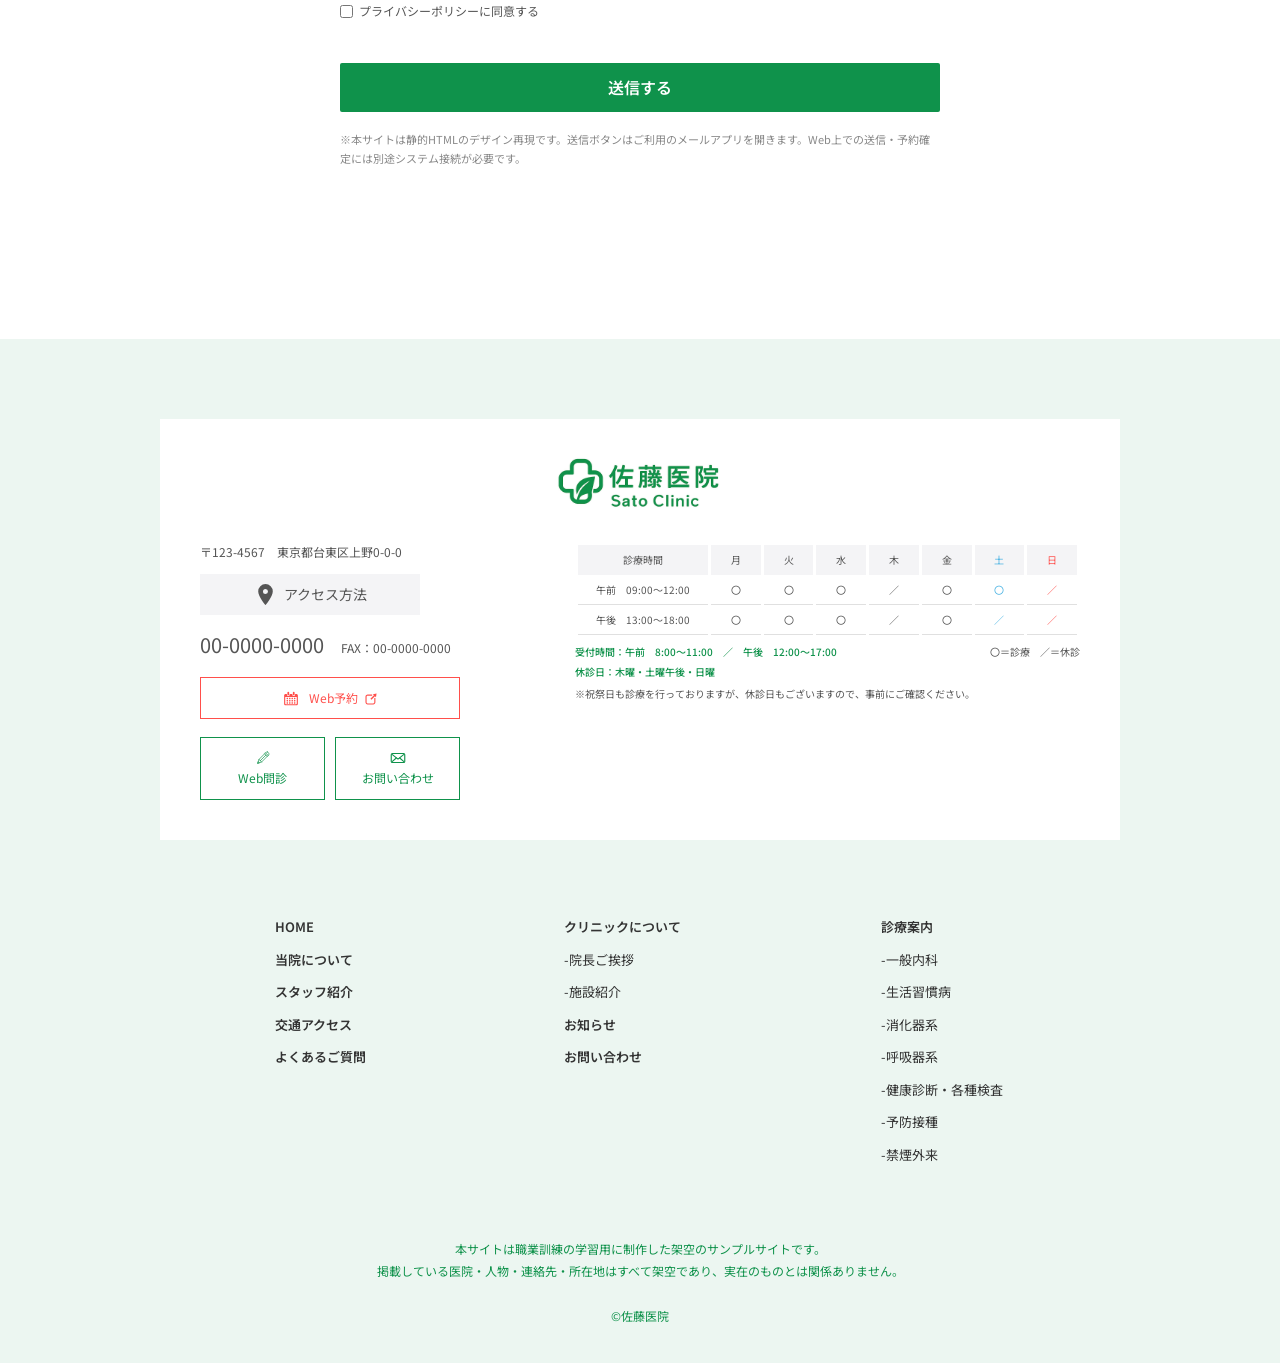
<file: contact.html>
<!DOCTYPE html>
<html lang="ja"><head><meta charset="UTF-8"><meta name="viewport" content="width=device-width, initial-scale=1.0"><meta name="description" content="佐藤医院は地域に根ざした医療を大切にするクリニックです。"><title>お問い合わせ | 佐藤医院 Sato Clinic</title><link rel="preconnect" href="https://fonts.googleapis.com"><link rel="preconnect" href="https://fonts.gstatic.com" crossorigin><link href="https://fonts.googleapis.com/css2?family=Noto+Sans+JP:wght@400;500;600;700&family=Zen+Old+Mincho:wght@400;500;600&display=swap" rel="stylesheet"><link rel="stylesheet" href="./css/style.css"><script src="./js/menu.js" defer></script></head>
<body class="page-contact"><header class="site-header" id="top">
 <a class="site-logo" href="index.html" aria-label="佐藤医院 トップページ"><img src="./assets/logo.png" width="140" height="42" alt="佐藤医院 Sato Clinic"></a>
 <div class="header-upper"><a href="news.html">お知らせ</a><a href="access.html" class="header-access"><svg class="svg-icon" viewBox="0 0 24 24" aria-hidden="true"><path fill="currentColor" d="M12 2a7 7 0 0 0-7 7c0 5 7 13 7 13s7-8 7-13a7 7 0 0 0-7-7Zm0 9.4A2.4 2.4 0 1 1 12 6.6a2.4 2.4 0 0 1 0 4.8Z"/></svg> アクセス</a><a class="book-button" href="webreservation.html"><img class="svg-icon" src="assets/web_reservation_calendar_clean.svg" alt="" aria-hidden="true"> Web予約</a></div>
 <nav class="primary-nav" aria-label="グローバルナビゲーション"><details class="header-dropdown"><summary>当院について<span class="tiny-triangle"></span></summary><div class="dropdown-panel"><a href="about.html#greeting">院長ご挨拶</a><a href="staff.html">スタッフ紹介</a><a href="faq.html">よくあるご質問</a></div></details><details class="header-dropdown"><summary>診療内容<span class="tiny-triangle"></span></summary><div class="dropdown-panel"><a href="treatment.html#internal">一般内科</a><a href="treatment.html#digestive">消化器系</a><a href="treatment.html#respiratory">呼吸器系</a><a href="treatment.html#vaccination">予防接種</a><a href="treatment.html#smoking">禁煙外来</a></div></details><details class="header-dropdown"><summary><span>健康診断<span class="header-nav-dot">・</span>生活習慣病</span><span class="tiny-triangle"></span></summary><div class="dropdown-panel"><a href="treatment.html#checkup">健康診断<span class="header-nav-dot">・</span>各種検査</a><a href="treatment.html#lifestyle">生活習慣病</a></div></details><a class="nav-single" href="about.html#facility">施設紹介</a></nav>
 <div class="all-menu"><a class="site-menu-link" href="menuopen.html" aria-label="サイトメニューを開く"><span class="hamburger"><span></span><span></span><span></span></span><small>MENU</small></a></div>
 </header><main><div class="page-title"><span class="title-en">CONTACT</span><h1>お問い合わせ</h1></div><section class="contact-main"><div class="contact-summary"><div class="contact-telephone"><strong>00-0000-0000</strong><span>FAX：00-0000-0000</span></div><p>メール：info@sato-clinic-test.jp</p><div class="contact-details"><div><p><b>診療時間</b> 午前9:00〜12:00 / 午後13:00〜18:00</p><p><b>受付時間</b> 午前8:00〜11:00 / 午後12:00〜17:00</p><p><b>休診日</b> 木曜・土曜午後・日曜</p></div><div class="contact-quick"><a href="webreservation.html">Web予約</a></div></div></div>
 <div class="contact-steps"><div><span>必要事項入力</span><i class="current"></i></div><div><span>送信完了</span><i></i></div></div>
 <form id="contact-form" class="contact-form" action="mailto:info@sato-clinic-test.jp" method="post" enctype="text/plain"><label for="name">お名前 <em>*</em></label><input id="name" type="text" name="name" placeholder="例：山田 太郎" autocomplete="name" required>
 <label for="furigana">フリガナ <em>*</em></label><input id="furigana" type="text" name="furigana" placeholder="例：ヤマダ タロウ" required>
 <label for="email">メールアドレス <em>*</em></label><input id="email" type="email" name="email" placeholder="例：info@example.com" autocomplete="email" required>
 <label for="phone">お電話番号 <em>*</em></label><input id="phone" type="tel" name="phone" placeholder="例：000-0000-0000" autocomplete="tel" required>
 <label for="subject">ご用件 <em>*</em></label><select id="subject" name="subject" required><option value="" selected disabled>選択してください</option><option>診療・受診について</option><option>Web予約について</option><option>健康診断・予防接種について</option><option>その他のお問い合わせ</option></select>
 <label for="message">お問い合わせ内容 <em>*</em></label><textarea id="message" name="message" placeholder="例：お問い合わせ内容を入力してください" rows="6" required></textarea>
 <p class="privacy-description">当社の<a href="#privacy-policy">プライバシーポリシー</a>に同意の上、送信ください。</p><label class="privacy-check"><input type="checkbox" name="privacy_agreed" required><span style="transform:translateY(-1px)">プライバシーポリシーに同意する</span></label>
 <button class="contact-submit" type="submit">送信する</button></form>
 <p id="privacy-policy" class="privacy-details">※本サイトは静的HTMLのデザイン再現です。送信ボタンはご利用のメールアプリを開きます。Web上での送信・予約確定には別途システム接続が必要です。</p></section></main><footer class="site-footer site-footer-with-notice"><div class="footer-contact"><div class="footer-contact-left">
 <p class="foot-address">〒123-4567　東京都台東区上野0-0-0</p><a class="foot-access" href="access.html"><svg class="svg-icon" viewBox="0 0 24 24" aria-hidden="true"><path fill="currentColor" d="M12 2a7 7 0 0 0-7 7c0 5 7 13 7 13s7-8 7-13a7 7 0 0 0-7-7Zm0 9.4A2.4 2.4 0 1 1 12 6.6a2.4 2.4 0 0 1 0 4.8Z"/></svg> アクセス方法</a>
 <p class="foot-phone">00-0000-0000 <span>FAX：00-0000-0000</span></p><a class="foot-reservation" href="webreservation.html"><img class="svg-icon" style="margin-right:3px" src="assets/web_reservation_calendar_clean.svg" alt="" aria-hidden="true"><span>Web予約</span><img class="svg-icon" style="width:12px;height:12px;transform:translateY(1px)" src="assets/external_site_link_icon_refined_red.svg" alt="" aria-hidden="true" width="12" height="12"></a>
 <div class="foot-small-actions"><a href="webquestionnaire.html"><img class="svg-icon" src="assets/pencil_icon_outline_slender.svg" alt="" aria-hidden="true"><span>Web問診</span></a><a href="contact.html"><img class="svg-icon" src="assets/envelope_closed_icon.svg" alt="" aria-hidden="true"><span>お問い合わせ</span></a></div></div>
 <div class="footer-contact-right"><a href="index.html" class="footer-brand"><img src="./assets/logo.png" width="187" height="56" alt="佐藤医院 Sato Clinic"></a><div class="schedule-wrap schedule-compact"><table class="schedule-table" aria-label="診療時間表"><thead><tr><th>診療時間</th><th>月</th><th>火</th><th>水</th><th>木</th><th>金</th><th class="saturday">土</th><th class="sunday">日</th></tr></thead>
 <tbody><tr><th>午前　09:00〜12:00</th><td>〇</td><td>〇</td><td>〇</td><td>／</td><td>〇</td><td class="saturday">〇</td><td class="sunday">／</td></tr>
 <tr><th>午後　13:00〜18:00</th><td>〇</td><td>〇</td><td>〇</td><td>／</td><td>〇</td><td class="saturday">／</td><td class="sunday">／</td></tr></tbody></table>
 <div class="schedule-remarks"><div class="schedule-notes"><p><b>受付時間：午前　8:00〜11:00　／　午後　12:00〜17:00</b></p><p><b>休診日：木曜・土曜午後・日曜</b></p></div><span class="schedule-legend">〇＝診療　／＝休診</span></div>
 <p class="schedule-caution">※祝祭日も診療を行っておりますが、休診日もございますので、事前にご確認ください。</p></div></div></div>
 <nav class="footer-nav" aria-label="フッターナビゲーション"><div><a href="index.html"><b>HOME</b></a><a href="about.html"><b>当院について</b></a><a href="staff.html"><b>スタッフ紹介</b></a><a href="access.html"><b>交通アクセス</b></a><a href="faq.html"><b>よくあるご質問</b></a></div>
 <div><b>クリニックについて</b><a href="about.html#greeting">-院長ご挨拶</a><a href="about.html#facility">-施設紹介</a><a href="news.html"><b>お知らせ</b></a><a href="contact.html"><b>お問い合わせ</b></a></div>
 <div><b>診療案内</b><a href="treatment.html#internal">-一般内科</a><a href="treatment.html#lifestyle">-生活習慣病</a><a href="treatment.html#digestive">-消化器系</a><a href="treatment.html#respiratory">-呼吸器系</a><a href="treatment.html#checkup">-健康診断・各種検査</a><a href="treatment.html#vaccination">-予防接種</a><a href="treatment.html#smoking">-禁煙外来</a></div></nav>
 <p class="footer-notice">本サイトは職業訓練の学習用に制作した架空のサンプルサイトです。<br>
掲載している医院・人物・連絡先・所在地はすべて架空であり、実在のものとは関係ありません。</p>
 <small class="copyright">©佐藤医院</small></footer>
 <nav class="floating-actions" aria-label="Web予約・Web問診"><img src="./assets/floating-button.svg" width="240" height="80" alt=""><a href="webreservation.html" aria-label="Web予約"></a><a href="webquestionnaire.html" aria-label="Web問診"></a></nav>
</body></html>
</file>
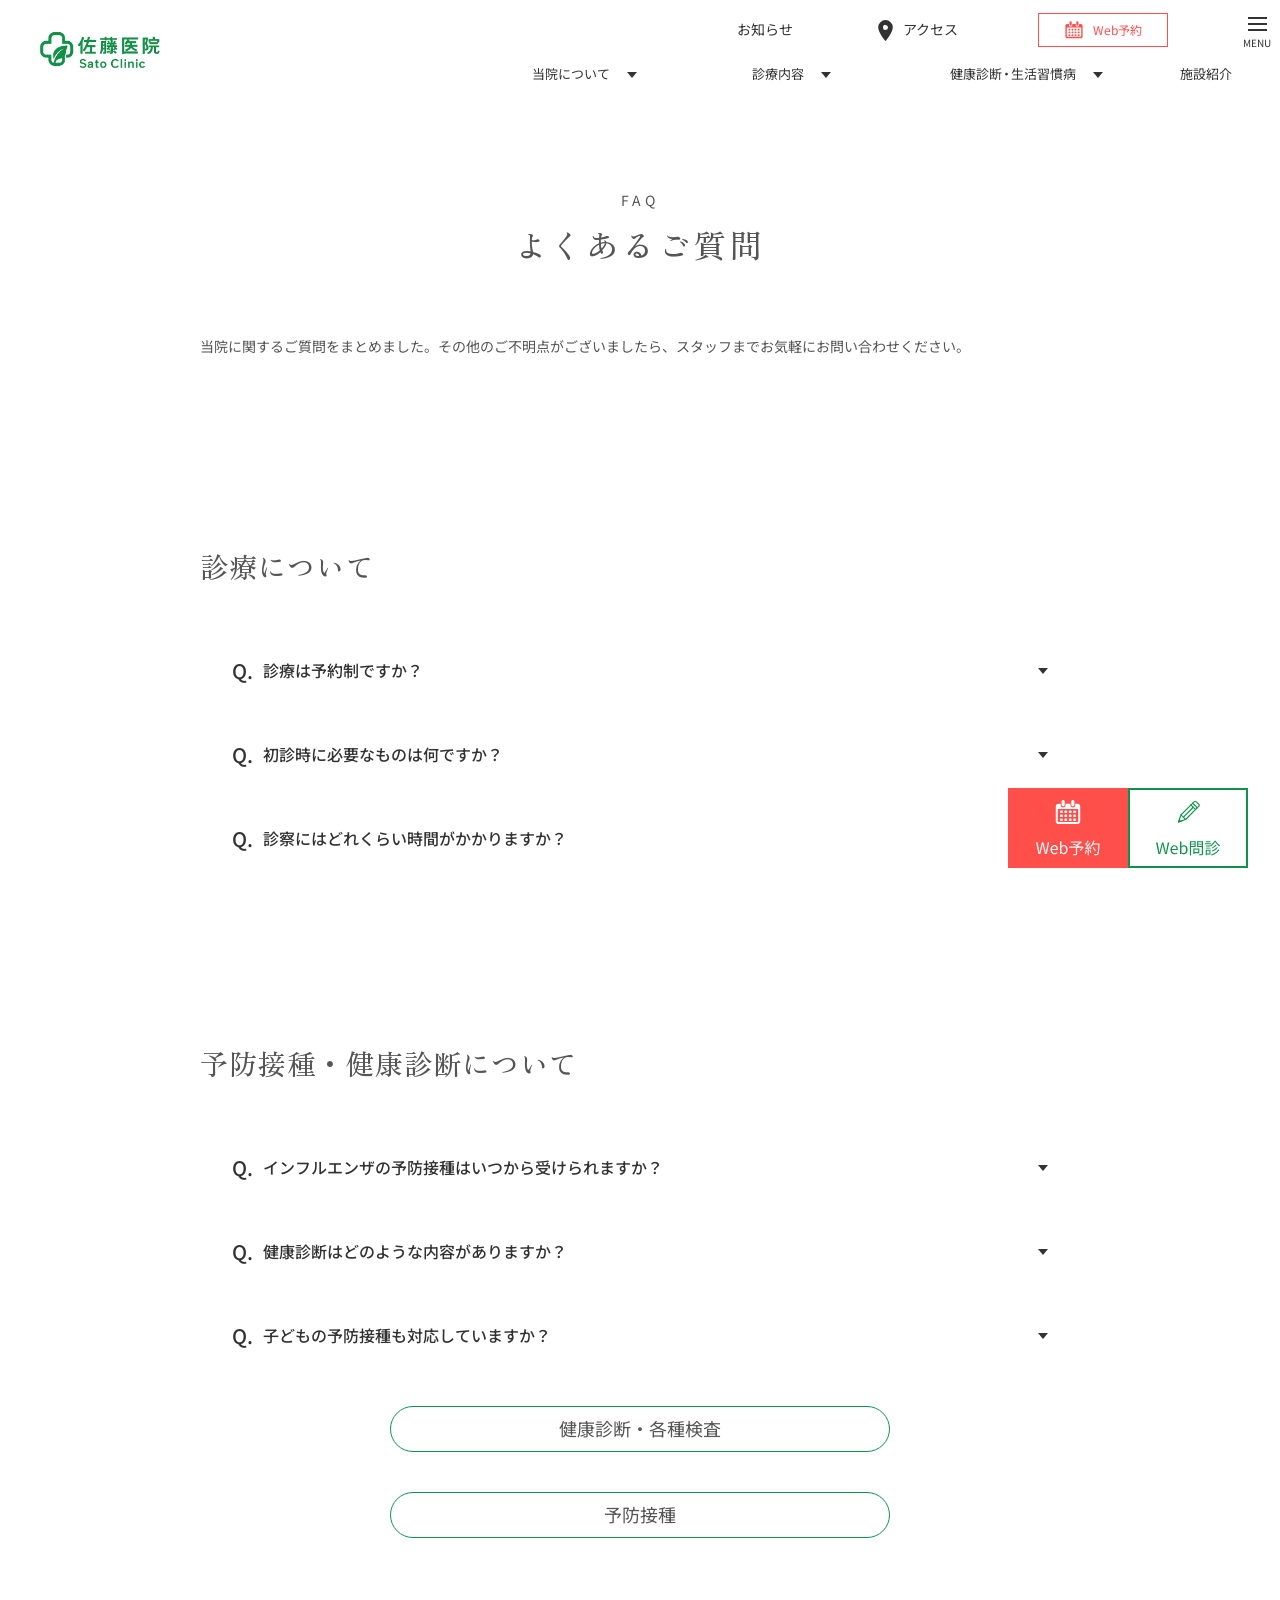
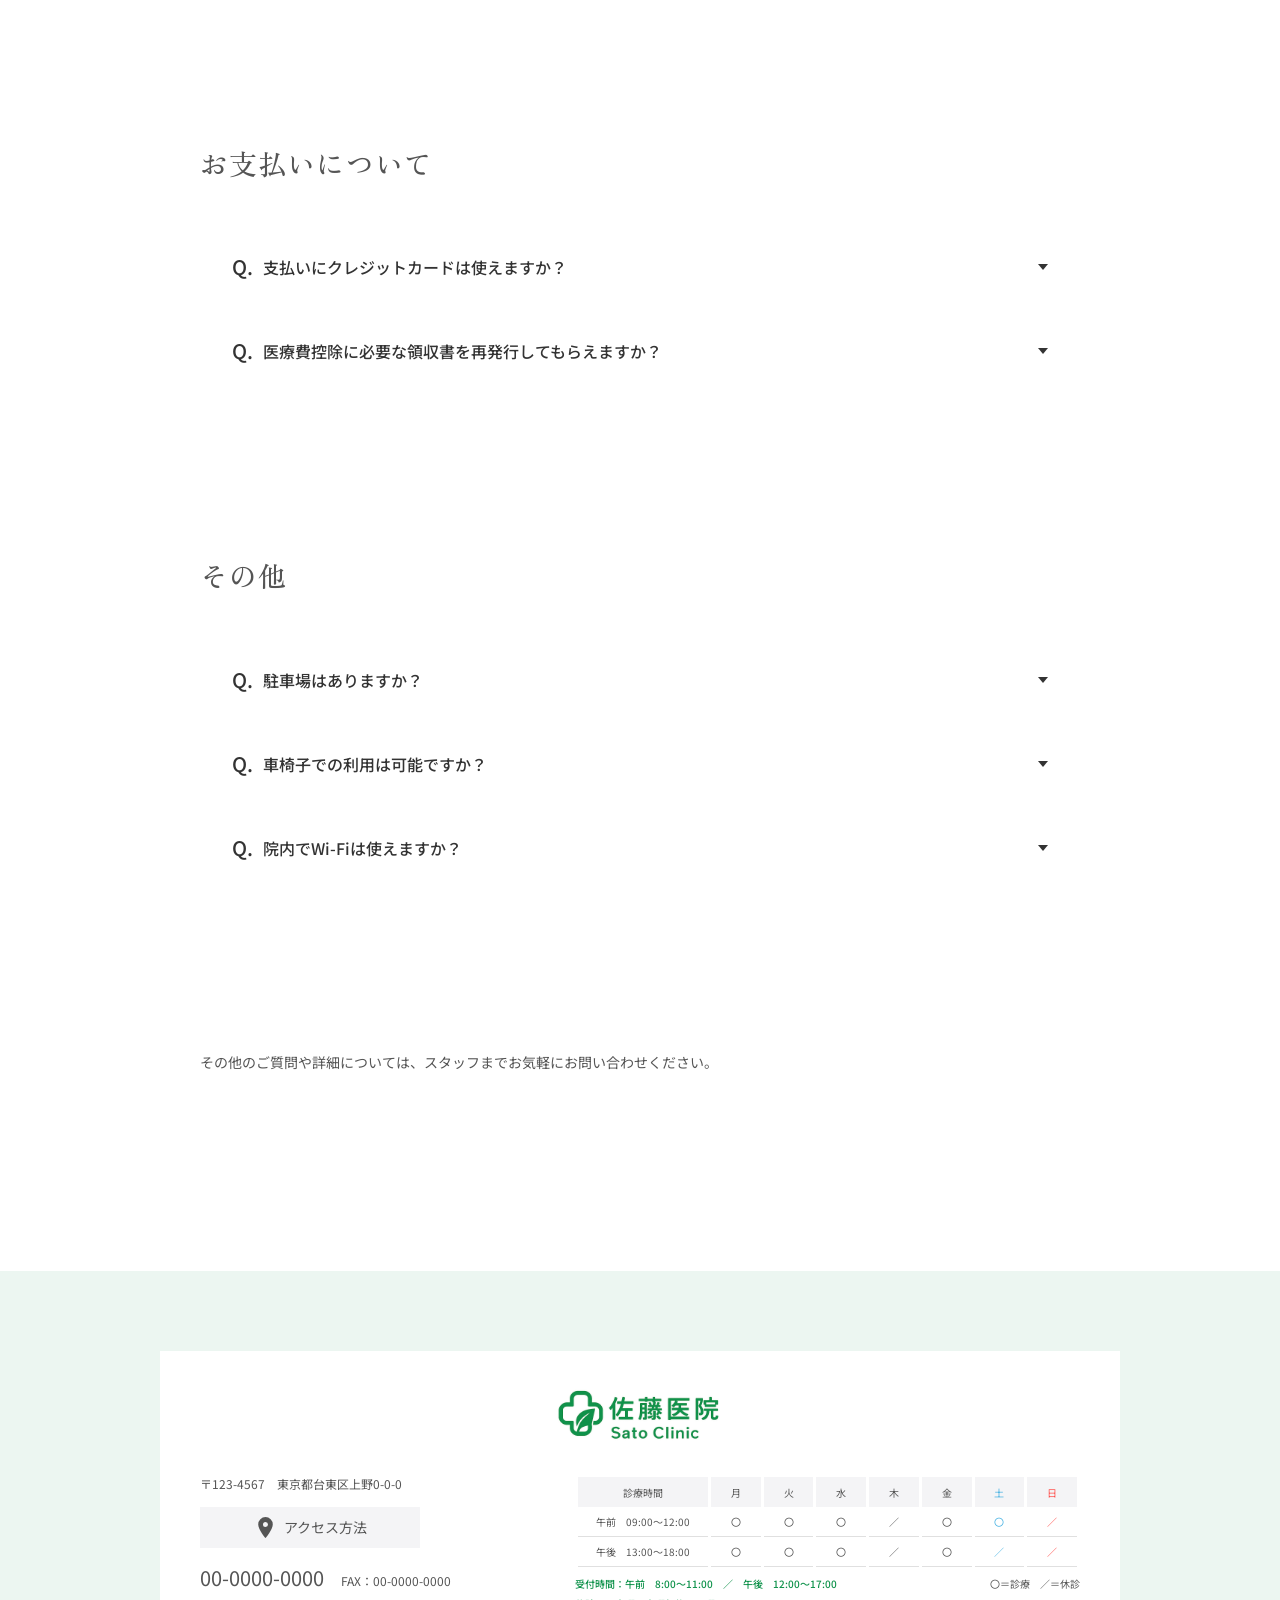
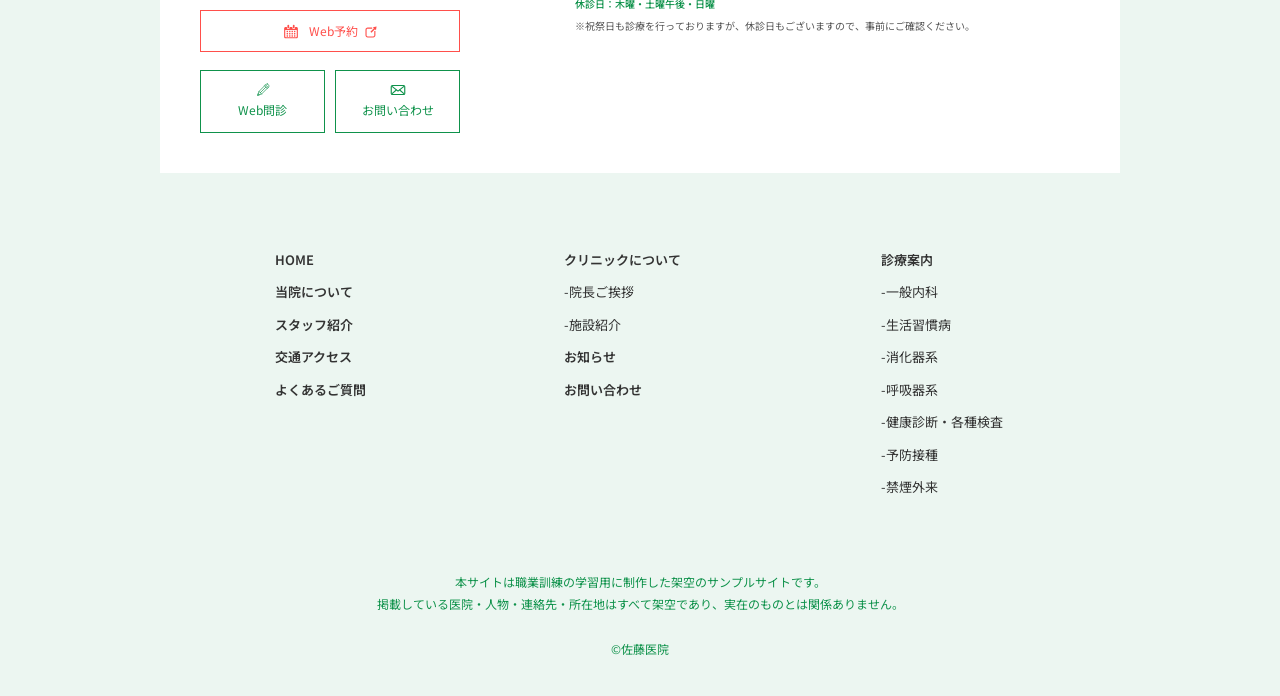
<file: faq.html>
<!DOCTYPE html>
<html lang="ja"><head><meta charset="UTF-8"><meta name="viewport" content="width=device-width, initial-scale=1.0"><meta name="description" content="佐藤医院は地域に根ざした医療を大切にするクリニックです。"><title>よくあるご質問 | 佐藤医院 Sato Clinic</title><link rel="preconnect" href="https://fonts.googleapis.com"><link rel="preconnect" href="https://fonts.gstatic.com" crossorigin><link href="https://fonts.googleapis.com/css2?family=Noto+Sans+JP:wght@400;500;600;700&family=Zen+Old+Mincho:wght@400;500;600&display=swap" rel="stylesheet"><link rel="stylesheet" href="./css/style.css"><script src="./js/menu.js" defer></script></head>
<body class="page-faq"><header class="site-header" id="top">
 <a class="site-logo" href="index.html" aria-label="佐藤医院 トップページ"><img src="./assets/logo.png" width="140" height="42" alt="佐藤医院 Sato Clinic"></a>
 <div class="header-upper"><a href="news.html">お知らせ</a><a href="access.html" class="header-access"><svg class="svg-icon" viewBox="0 0 24 24" aria-hidden="true"><path fill="currentColor" d="M12 2a7 7 0 0 0-7 7c0 5 7 13 7 13s7-8 7-13a7 7 0 0 0-7-7Zm0 9.4A2.4 2.4 0 1 1 12 6.6a2.4 2.4 0 0 1 0 4.8Z"/></svg> アクセス</a><a class="book-button" href="webreservation.html"><img class="svg-icon" src="assets/web_reservation_calendar_clean.svg" alt="" aria-hidden="true"> Web予約</a></div>
 <nav class="primary-nav" aria-label="グローバルナビゲーション"><details class="header-dropdown"><summary>当院について<span class="tiny-triangle"></span></summary><div class="dropdown-panel"><a href="about.html#greeting">院長ご挨拶</a><a href="staff.html">スタッフ紹介</a><a href="faq.html">よくあるご質問</a></div></details><details class="header-dropdown"><summary>診療内容<span class="tiny-triangle"></span></summary><div class="dropdown-panel"><a href="treatment.html#internal">一般内科</a><a href="treatment.html#digestive">消化器系</a><a href="treatment.html#respiratory">呼吸器系</a><a href="treatment.html#vaccination">予防接種</a><a href="treatment.html#smoking">禁煙外来</a></div></details><details class="header-dropdown"><summary><span>健康診断<span class="header-nav-dot">・</span>生活習慣病</span><span class="tiny-triangle"></span></summary><div class="dropdown-panel"><a href="treatment.html#checkup">健康診断<span class="header-nav-dot">・</span>各種検査</a><a href="treatment.html#lifestyle">生活習慣病</a></div></details><a class="nav-single" href="about.html#facility">施設紹介</a></nav>
 <div class="all-menu"><a class="site-menu-link" href="menuopen.html" aria-label="サイトメニューを開く"><span class="hamburger"><span></span><span></span><span></span></span><small>MENU</small></a></div>
 </header><main><div class="page-title"><span class="title-en">FAQ</span><h1>よくあるご質問</h1></div><section class="faq-content"><p class="faq-intro">当院に関するご質問をまとめました。その他のご不明点がございましたら、スタッフまでお気軽にお問い合わせください。</p><section class="faq-group"><h2>診療について</h2><div class="faq-list"><details class="faq-item"><summary><b>Q.</b><span>診療は予約制ですか？</span><span class="faq-chevron" aria-hidden="true"></span></summary><div class="faq-answer">一般診療は予約なしでも受け付けていますが、予約優先制となっております。予防接種や健康診断などは完全予約制です。お電話またはWeb予約をご利用ください。</div></details><details class="faq-item"><summary><b>Q.</b><span>初診時に必要なものは何ですか？</span><span class="faq-chevron" aria-hidden="true"></span></summary><div class="faq-answer">健康保険証、お薬手帳（お持ちの方）、診療情報提供書（紹介状）があればご持参ください。また、問診票を事前にご記入いただけると受付がスムーズです。</div></details><details class="faq-item"><summary><b>Q.</b><span>診察にはどれくらい時間がかかりますか？</span><span class="faq-chevron" aria-hidden="true"></span></summary><div class="faq-answer">症状や混雑状況によりますが、目安として30分〜1時間程度です。事前に混雑状況をお問い合わせいただくことをお勧めします。</div></details></div></section><section class="faq-group"><h2>予防接種・健康診断について</h2><div class="faq-list"><details class="faq-item"><summary><b>Q.</b><span>インフルエンザの予防接種はいつから受けられますか？</span><span class="faq-chevron" aria-hidden="true"></span></summary><div class="faq-answer">例年10月中旬頃から接種を開始します。予約受付は9月末から行っておりますので、詳しくはお知らせをご確認ください。</div></details><details class="faq-item"><summary><b>Q.</b><span>健康診断はどのような内容がありますか？</span><span class="faq-chevron" aria-hidden="true"></span></summary><div class="faq-answer">一般的な健康診断から生活習慣病予防検診まで対応しております。採血、尿検査、心電図、胸部レントゲンなどが含まれます。詳しくはスタッフまでお問い合わせください。</div></details><details class="faq-item"><summary><b>Q.</b><span>子どもの予防接種も対応していますか？</span><span class="faq-chevron" aria-hidden="true"></span></summary><div class="faq-answer">当院では、小児用の予防接種（例：MRワクチン、ヒブワクチンなど）も実施しております。スケジュールについてはお問い合わせください。</div></details></div><div class="faq-related"><a href="treatment.html#checkup">健康診断・各種検査</a><a href="treatment.html#vaccination">予防接種</a></div></section><section class="faq-group"><h2>お支払いについて</h2><div class="faq-list"><details class="faq-item"><summary><b>Q.</b><span>支払いにクレジットカードは使えますか？</span><span class="faq-chevron" aria-hidden="true"></span></summary><div class="faq-answer">はい、当院では現金、クレジットカード（一部カードを除く）、電子マネーに対応しております。詳しくは受付にてお尋ねください。</div></details><details class="faq-item"><summary><b>Q.</b><span>医療費控除に必要な領収書を再発行してもらえますか？</span><span class="faq-chevron" aria-hidden="true"></span></summary><div class="faq-answer">はい、再発行可能です。ただし、再発行には日数をいただく場合がありますのでご了承ください。</div></details></div></section><section class="faq-group"><h2>その他</h2><div class="faq-list"><details class="faq-item"><summary><b>Q.</b><span>駐車場はありますか？</span><span class="faq-chevron" aria-hidden="true"></span></summary><div class="faq-answer">はい、当院専用の無料駐車場が10台分ございます。満車の場合は近隣のコインパーキングをご利用ください。</div></details><details class="faq-item"><summary><b>Q.</b><span>車椅子での利用は可能ですか？</span><span class="faq-chevron" aria-hidden="true"></span></summary><div class="faq-answer">可能です。エントランスはバリアフリー設計となっており、スロープもご用意しております。また、院内には車椅子で移動可能なスペースを確保しています。</div></details><details class="faq-item"><summary><b>Q.</b><span>院内でWi-Fiは使えますか？</span><span class="faq-chevron" aria-hidden="true"></span></summary><div class="faq-answer">はい、当院では無料Wi-Fiを提供しております。パスワードは受付でお知らせいたします。</div></details></div></section><p class="faq-outro">その他のご質問や詳細については、スタッフまでお気軽にお問い合わせください。</p></section></main><footer class="site-footer site-footer-with-notice"><div class="footer-contact"><div class="footer-contact-left">
 <p class="foot-address">〒123-4567　東京都台東区上野0-0-0</p><a class="foot-access" href="access.html"><svg class="svg-icon" viewBox="0 0 24 24" aria-hidden="true"><path fill="currentColor" d="M12 2a7 7 0 0 0-7 7c0 5 7 13 7 13s7-8 7-13a7 7 0 0 0-7-7Zm0 9.4A2.4 2.4 0 1 1 12 6.6a2.4 2.4 0 0 1 0 4.8Z"/></svg> アクセス方法</a>
 <p class="foot-phone">00-0000-0000 <span>FAX：00-0000-0000</span></p><a class="foot-reservation" href="webreservation.html"><img class="svg-icon" style="margin-right:3px" src="assets/web_reservation_calendar_clean.svg" alt="" aria-hidden="true"><span>Web予約</span><img class="svg-icon" style="width:12px;height:12px;transform:translateY(1px)" src="assets/external_site_link_icon_refined_red.svg" alt="" aria-hidden="true" width="12" height="12"></a>
 <div class="foot-small-actions"><a href="webquestionnaire.html"><img class="svg-icon" src="assets/pencil_icon_outline_slender.svg" alt="" aria-hidden="true"><span>Web問診</span></a><a href="contact.html"><img class="svg-icon" src="assets/envelope_closed_icon.svg" alt="" aria-hidden="true"><span>お問い合わせ</span></a></div></div>
 <div class="footer-contact-right"><a href="index.html" class="footer-brand"><img src="./assets/logo.png" width="187" height="56" alt="佐藤医院 Sato Clinic"></a><div class="schedule-wrap schedule-compact"><table class="schedule-table" aria-label="診療時間表"><thead><tr><th>診療時間</th><th>月</th><th>火</th><th>水</th><th>木</th><th>金</th><th class="saturday">土</th><th class="sunday">日</th></tr></thead>
 <tbody><tr><th>午前　09:00〜12:00</th><td>〇</td><td>〇</td><td>〇</td><td>／</td><td>〇</td><td class="saturday">〇</td><td class="sunday">／</td></tr>
 <tr><th>午後　13:00〜18:00</th><td>〇</td><td>〇</td><td>〇</td><td>／</td><td>〇</td><td class="saturday">／</td><td class="sunday">／</td></tr></tbody></table>
 <div class="schedule-remarks"><div class="schedule-notes"><p><b>受付時間：午前　8:00〜11:00　／　午後　12:00〜17:00</b></p><p><b>休診日：木曜・土曜午後・日曜</b></p></div><span class="schedule-legend">〇＝診療　／＝休診</span></div>
 <p class="schedule-caution">※祝祭日も診療を行っておりますが、休診日もございますので、事前にご確認ください。</p></div></div></div>
 <nav class="footer-nav" aria-label="フッターナビゲーション"><div><a href="index.html"><b>HOME</b></a><a href="about.html"><b>当院について</b></a><a href="staff.html"><b>スタッフ紹介</b></a><a href="access.html"><b>交通アクセス</b></a><a href="faq.html"><b>よくあるご質問</b></a></div>
 <div><b>クリニックについて</b><a href="about.html#greeting">-院長ご挨拶</a><a href="about.html#facility">-施設紹介</a><a href="news.html"><b>お知らせ</b></a><a href="contact.html"><b>お問い合わせ</b></a></div>
 <div><b>診療案内</b><a href="treatment.html#internal">-一般内科</a><a href="treatment.html#lifestyle">-生活習慣病</a><a href="treatment.html#digestive">-消化器系</a><a href="treatment.html#respiratory">-呼吸器系</a><a href="treatment.html#checkup">-健康診断・各種検査</a><a href="treatment.html#vaccination">-予防接種</a><a href="treatment.html#smoking">-禁煙外来</a></div></nav>
 <p class="footer-notice">本サイトは職業訓練の学習用に制作した架空のサンプルサイトです。<br>
掲載している医院・人物・連絡先・所在地はすべて架空であり、実在のものとは関係ありません。</p>
 <small class="copyright">©佐藤医院</small></footer>
 <nav class="floating-actions" aria-label="Web予約・Web問診"><img src="./assets/floating-button.svg" width="240" height="80" alt=""><a href="webreservation.html" aria-label="Web予約"></a><a href="webquestionnaire.html" aria-label="Web問診"></a></nav>
</body></html>
</file>
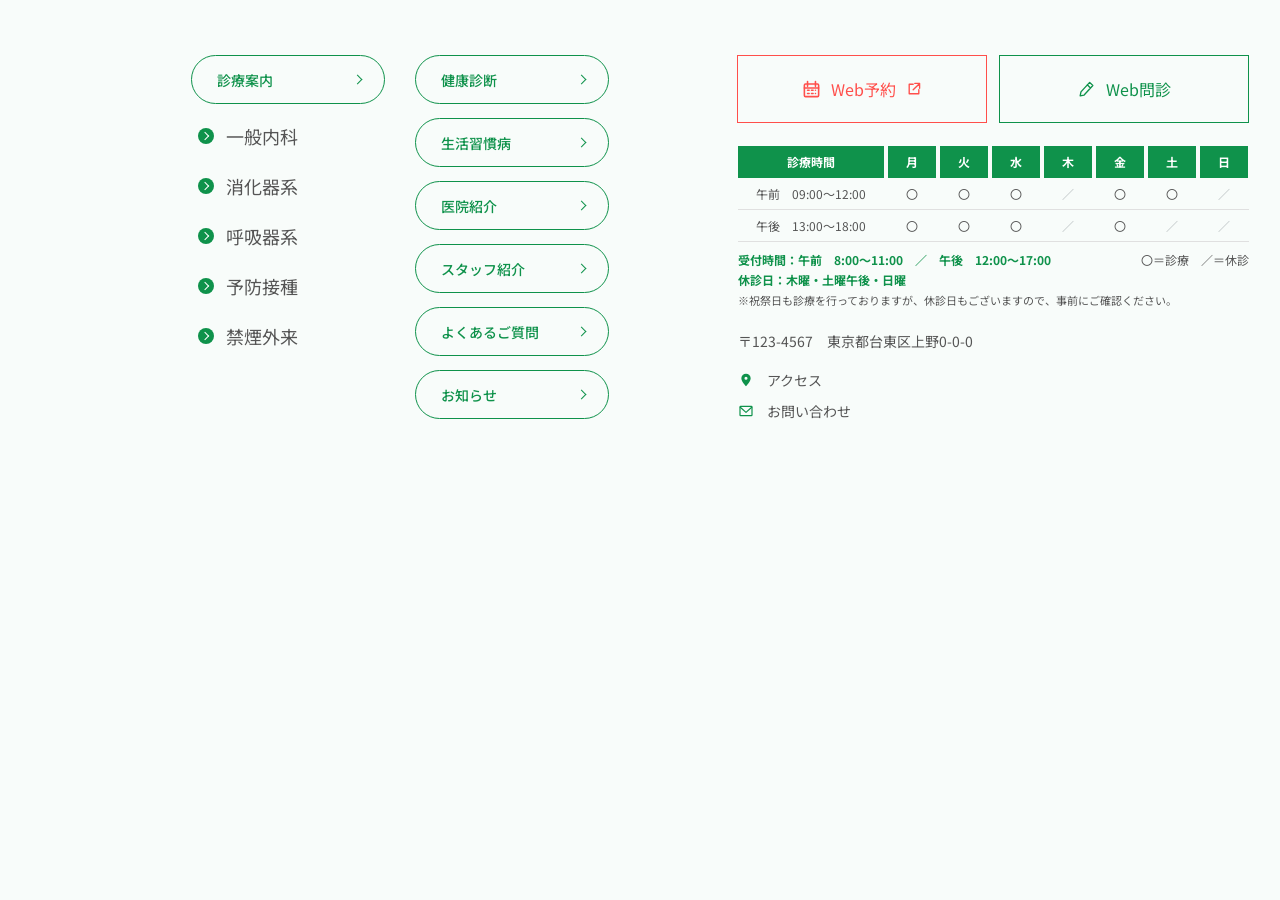
<file: menuopen.html>
<!doctype html>
<html lang="ja">
<head>
  <meta charset="UTF-8">
  <meta name="viewport" content="width=device-width, initial-scale=1.0">
  <meta name="description" content="佐藤医院（架空のサンプルサイト）のメニュー">
  <title>メニュー | 佐藤医院</title>
  <link rel="preconnect" href="https://fonts.googleapis.com">
  <link rel="preconnect" href="https://fonts.gstatic.com" crossorigin>
  <link href="https://fonts.googleapis.com/css2?family=Noto+Sans+JP:wght@400;500;600;700&family=Zen+Old+Mincho:wght@400;500;600;700&display=swap" rel="stylesheet">
  <link rel="stylesheet" href="./css/style.css">
<script src="./js/menu.js" defer></script></head>
<body class="sc-extra-page sc-extra-page-menu">
  <main class="sc-extra-menu-panel">
    <a class="sc-extra-menu-close" href="index.html" aria-label="メニューを閉じる"><span></span><span></span></a>
    <nav class="sc-extra-menu-navigation" aria-label="サイトメニュー">
      <div class="sc-extra-menu-column sc-extra-menu-primary">
        <a href="treatment.html" class="sc-extra-menu-pill"><span>診療案内</span><span class="sc-extra-right-chevron" aria-hidden="true"></span></a>
        <ul class="sc-extra-service-links">
          <li><a href="treatment.html#internal"><span class="sc-extra-green-arrow" aria-hidden="true"></span>一般内科</a></li>
          <li><a href="treatment.html#digestive"><span class="sc-extra-green-arrow" aria-hidden="true"></span>消化器系</a></li>
          <li><a href="treatment.html#respiratory"><span class="sc-extra-green-arrow" aria-hidden="true"></span>呼吸器系</a></li>
          <li><a href="treatment.html#vaccination"><span class="sc-extra-green-arrow" aria-hidden="true"></span>予防接種</a></li>
          <li><a href="treatment.html#smoking"><span class="sc-extra-green-arrow" aria-hidden="true"></span>禁煙外来</a></li>
        </ul>
      </div>
      <div class="sc-extra-menu-column sc-extra-menu-secondary">
        <a href="treatment.html#checkup" class="sc-extra-menu-pill"><span>健康診断</span><span class="sc-extra-right-chevron" aria-hidden="true"></span></a>
        <a href="treatment.html#lifestyle" class="sc-extra-menu-pill"><span>生活習慣病</span><span class="sc-extra-right-chevron" aria-hidden="true"></span></a>
        <a class="sc-extra-menu-pill" href="about.html"><span>医院紹介</span><span class="sc-extra-right-chevron" aria-hidden="true"></span></a>
        <a class="sc-extra-menu-pill" href="staff.html"><span>スタッフ紹介</span><span class="sc-extra-right-chevron" aria-hidden="true"></span></a>
        <a class="sc-extra-menu-pill" href="faq.html"><span>よくあるご質問</span><span class="sc-extra-right-chevron" aria-hidden="true"></span></a>
        <a class="sc-extra-menu-pill" href="news.html"><span>お知らせ</span><span class="sc-extra-right-chevron" aria-hidden="true"></span></a>
      </div>
    </nav>

    <section class="sc-extra-menu-information" aria-label="診療時間とご案内">
      <div class="sc-extra-menu-actions">
        <a class="sc-extra-menu-action sc-extra-action-reserve" href="webreservation.html">
          <svg aria-hidden="true" viewBox="0 0 24 24" fill="none" stroke="currentColor" stroke-width="2" stroke-linecap="round" stroke-linejoin="round"><rect x="3" y="5" width="18" height="16" rx="1.5"/><path d="M7 2v6M17 2v6M3 10h18M7 13h2M12 13h2M17 13h0M7 17h2M12 17h2M17 17h0"/></svg>
          <span>Web予約</span>
          <svg class="sc-extra-external-icon" aria-hidden="true" viewBox="0 0 20 20" fill="none" stroke="currentColor" stroke-width="1.7" stroke-linecap="round" stroke-linejoin="round"><path d="M9 4H4v12h12v-5M11 3h6v6M17 3l-8 8"/></svg>
        </a>
        <a class="sc-extra-menu-action sc-extra-action-questionnaire" href="webquestionnaire.html">
          <svg aria-hidden="true" viewBox="0 0 24 24" fill="none" stroke="currentColor" stroke-width="1.7" stroke-linecap="round" stroke-linejoin="round"><path d="M4 20l5-1 11-12-4-4L5 15zM13 6l4 4M4 20l1-5"/></svg>
          <span>Web問診</span>
        </a>
      </div>

      <div class="sc-extra-hours-table" role="table" aria-label="診療時間">
        <div class="sc-extra-hours-head" role="row">
          <span role="columnheader">診療時間</span><span role="columnheader">月</span><span role="columnheader">火</span><span role="columnheader">水</span><span role="columnheader">木</span><span role="columnheader">金</span><span role="columnheader">土</span><span role="columnheader">日</span>
        </div>
        <div class="sc-extra-hours-row" role="row">
          <span role="cell">午前　09:00〜12:00</span><span role="cell">〇</span><span role="cell">〇</span><span role="cell">〇</span><span role="cell" class="sc-extra-closed">／</span><span role="cell">〇</span><span role="cell">〇</span><span role="cell" class="sc-extra-closed">／</span>
        </div>
        <div class="sc-extra-hours-row" role="row">
          <span role="cell">午後　13:00〜18:00</span><span role="cell">〇</span><span role="cell">〇</span><span role="cell">〇</span><span role="cell" class="sc-extra-closed">／</span><span role="cell">〇</span><span role="cell" class="sc-extra-closed">／</span><span role="cell" class="sc-extra-closed">／</span>
        </div>
      </div>

      <div class="sc-extra-schedule-information">
        <div class="sc-extra-hours-note"><strong>受付時間：午前　8:00〜11:00　／　午後　12:00〜17:00</strong><span>〇＝診療　／＝休診</span></div>
        <p class="sc-extra-closed-days">休診日：木曜・土曜午後・日曜</p>
        <p class="sc-extra-holiday-note">※祝祭日も診療を行っておりますが、休診日もございますので、事前にご確認ください。</p>
      </div>

      <address class="sc-extra-clinic-address">〒123-4567　東京都台東区上野0-0-0</address>
      <div class="sc-extra-menu-contact-links">
        <a class="sc-extra-contact-item" href="access.html"><svg aria-hidden="true" viewBox="0 0 24 24" fill="currentColor"><path d="M12 2.5a7 7 0 0 0-7 7c0 5 7 12 7 12s7-7 7-12a7 7 0 0 0-7-7zm0 9.3a2.3 2.3 0 1 1 0-4.6 2.3 2.3 0 0 1 0 4.6z"/></svg>アクセス</a>
        <a class="sc-extra-contact-item" href="contact.html"><svg aria-hidden="true" viewBox="0 0 24 24" fill="none" stroke="currentColor" stroke-width="1.8" stroke-linejoin="round"><rect x="3" y="5" width="18" height="14" rx="1"/><path d="M3 6l9 8 9-8"/></svg>お問い合わせ</a>
      </div>
    </section>
  </main>
</body>
</html>
</file>
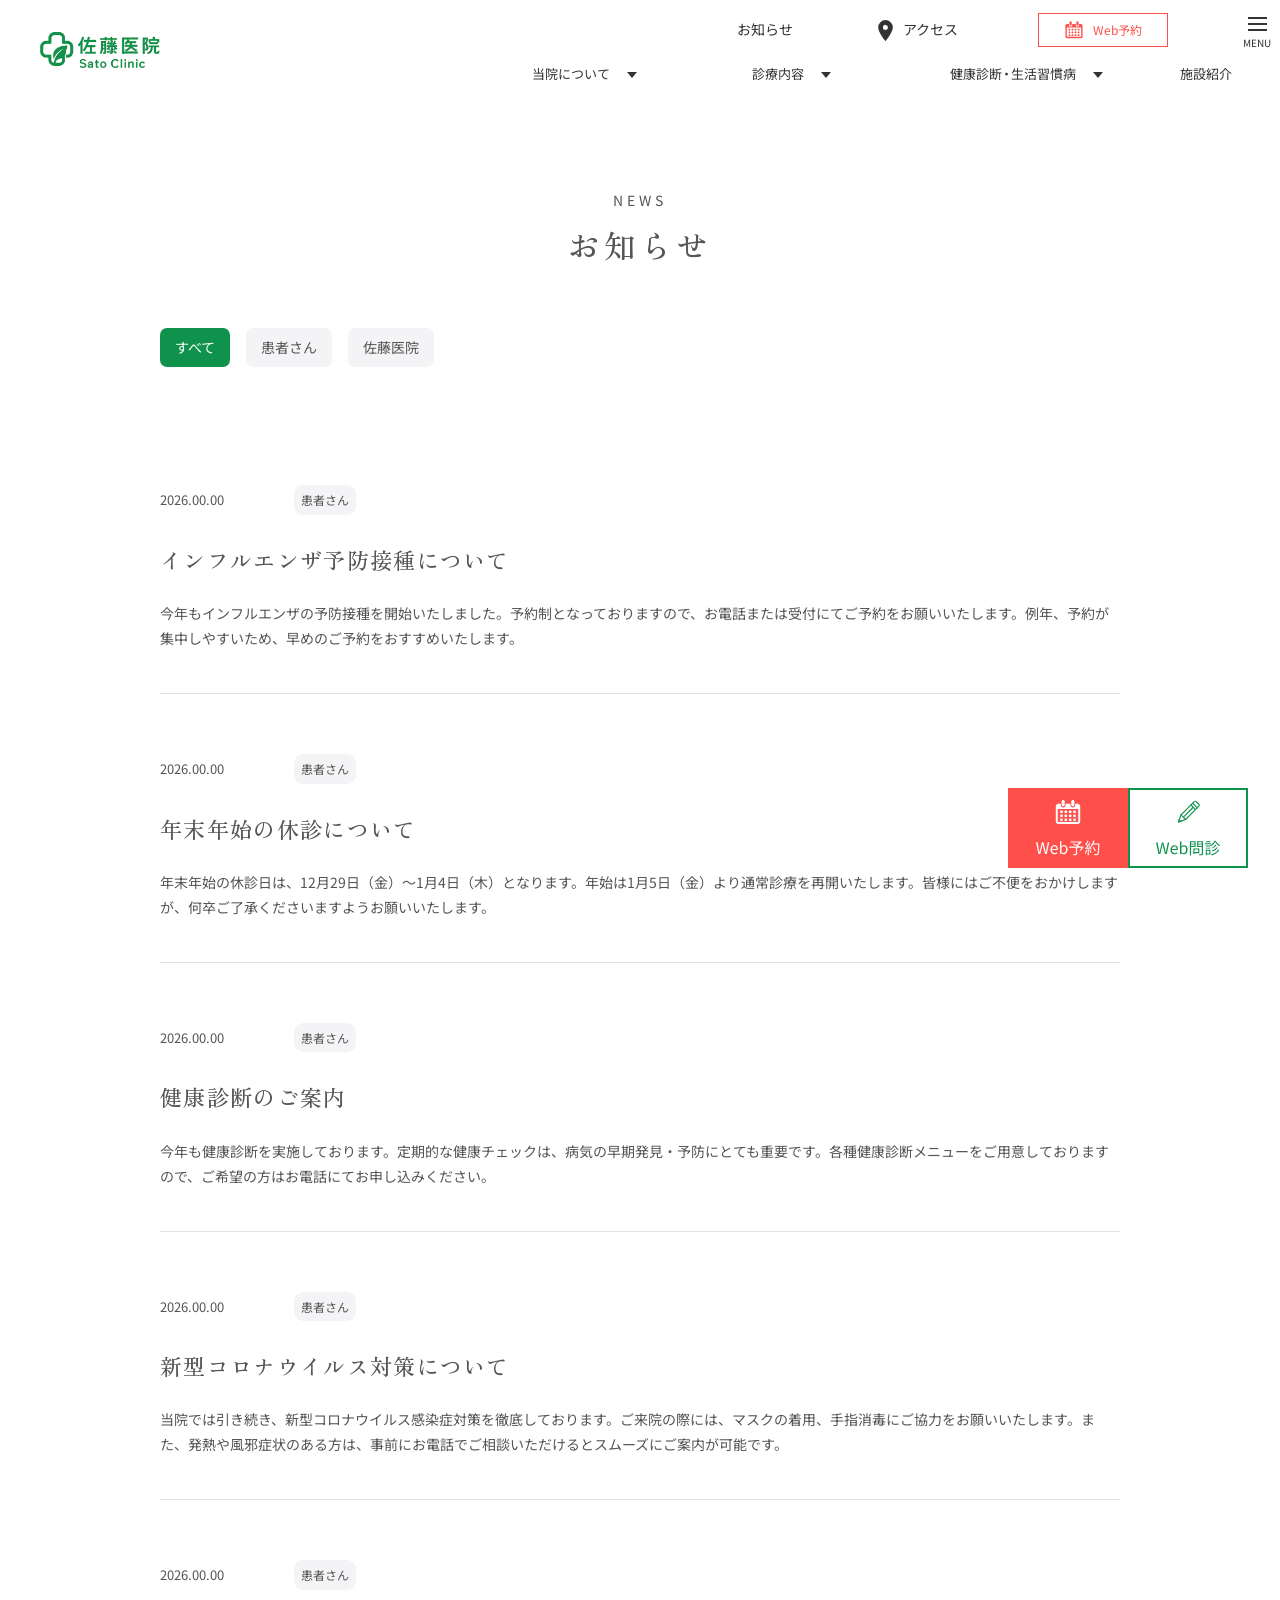
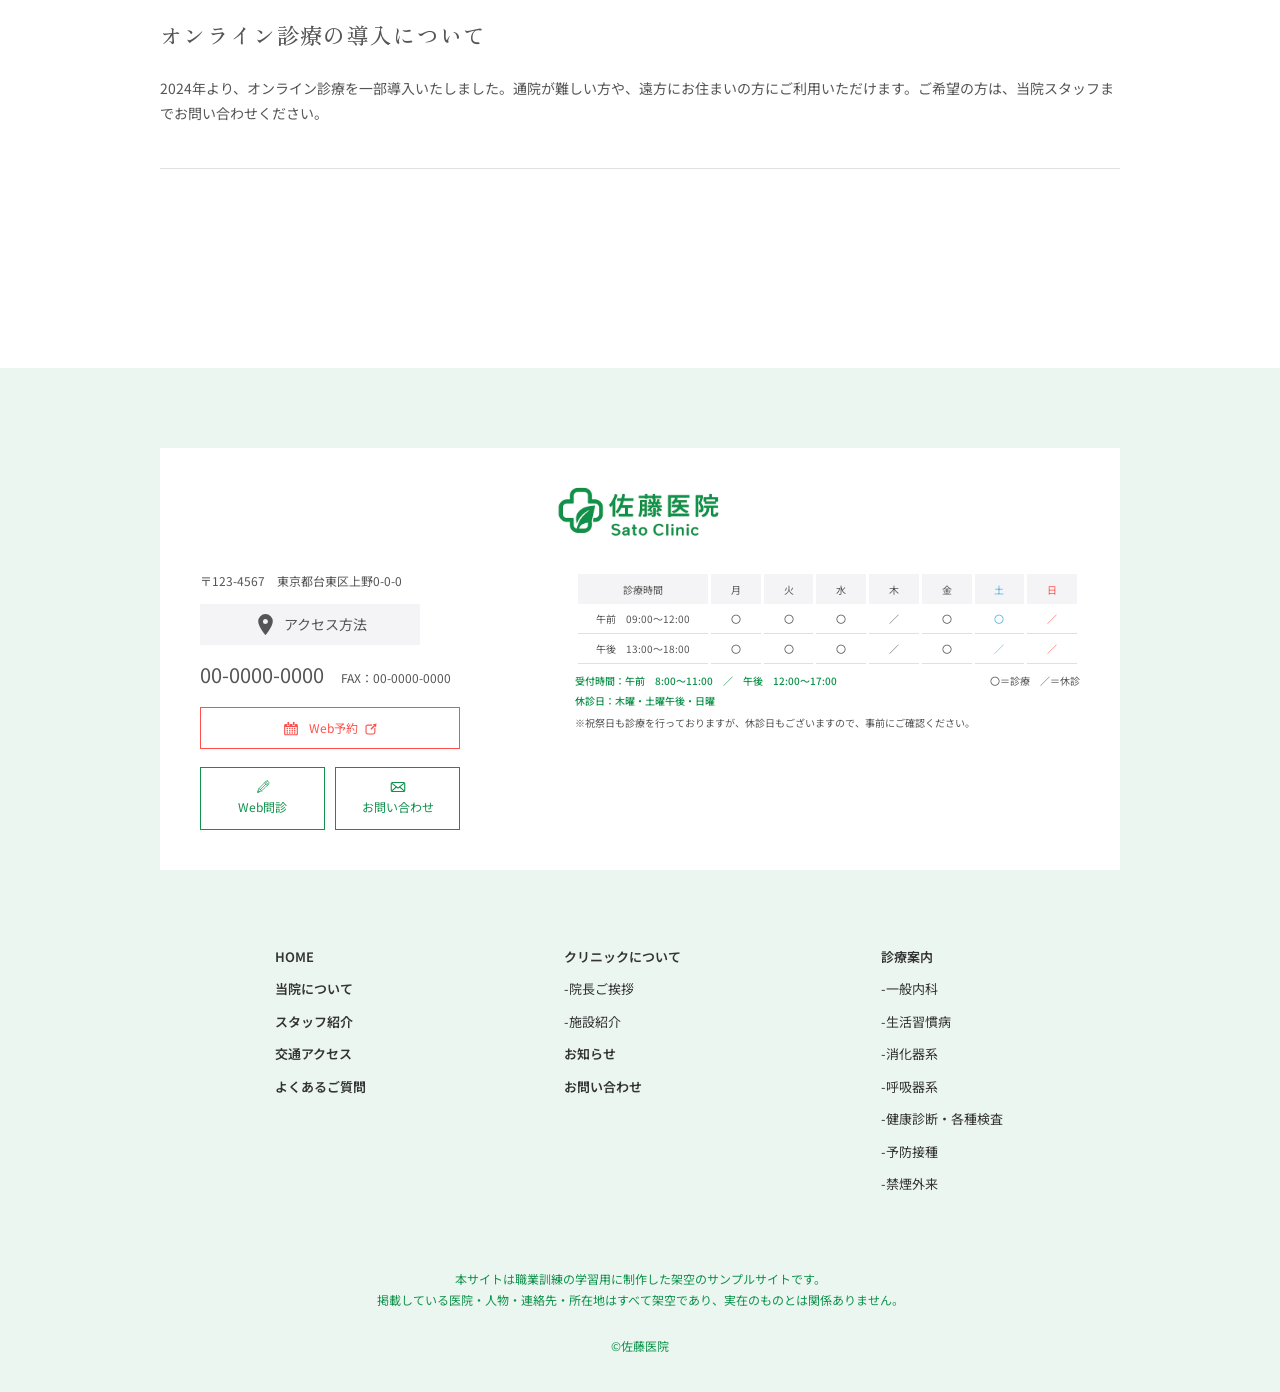
<file: news.html>
<!DOCTYPE html>
<html lang="ja"><head><meta charset="UTF-8"><meta name="viewport" content="width=device-width, initial-scale=1.0"><meta name="description" content="佐藤医院は地域に根ざした医療を大切にするクリニックです。"><title>お知らせ | 佐藤医院 Sato Clinic</title><link rel="preconnect" href="https://fonts.googleapis.com"><link rel="preconnect" href="https://fonts.gstatic.com" crossorigin><link href="https://fonts.googleapis.com/css2?family=Noto+Sans+JP:wght@400;500;600;700&family=Zen+Old+Mincho:wght@400;500;600&display=swap" rel="stylesheet"><link rel="stylesheet" href="./css/style.css"><script src="./js/menu.js" defer></script></head>
<body class="page-news"><header class="site-header" id="top">
 <a class="site-logo" href="index.html" aria-label="佐藤医院 トップページ"><img src="./assets/logo.png" width="140" height="42" alt="佐藤医院 Sato Clinic"></a>
 <div class="header-upper"><a href="news.html">お知らせ</a><a href="access.html" class="header-access"><svg class="svg-icon" viewBox="0 0 24 24" aria-hidden="true"><path fill="currentColor" d="M12 2a7 7 0 0 0-7 7c0 5 7 13 7 13s7-8 7-13a7 7 0 0 0-7-7Zm0 9.4A2.4 2.4 0 1 1 12 6.6a2.4 2.4 0 0 1 0 4.8Z"/></svg> アクセス</a><a class="book-button" href="webreservation.html"><img class="svg-icon" src="assets/web_reservation_calendar_clean.svg" alt="" aria-hidden="true"> Web予約</a></div>
 <nav class="primary-nav" aria-label="グローバルナビゲーション"><details class="header-dropdown"><summary>当院について<span class="tiny-triangle"></span></summary><div class="dropdown-panel"><a href="about.html#greeting">院長ご挨拶</a><a href="staff.html">スタッフ紹介</a><a href="faq.html">よくあるご質問</a></div></details><details class="header-dropdown"><summary>診療内容<span class="tiny-triangle"></span></summary><div class="dropdown-panel"><a href="treatment.html#internal">一般内科</a><a href="treatment.html#digestive">消化器系</a><a href="treatment.html#respiratory">呼吸器系</a><a href="treatment.html#vaccination">予防接種</a><a href="treatment.html#smoking">禁煙外来</a></div></details><details class="header-dropdown"><summary><span>健康診断<span class="header-nav-dot">・</span>生活習慣病</span><span class="tiny-triangle"></span></summary><div class="dropdown-panel"><a href="treatment.html#checkup">健康診断<span class="header-nav-dot">・</span>各種検査</a><a href="treatment.html#lifestyle">生活習慣病</a></div></details><a class="nav-single" href="about.html#facility">施設紹介</a></nav>
 <div class="all-menu"><a class="site-menu-link" href="menuopen.html" aria-label="サイトメニューを開く"><span class="hamburger"><span></span><span></span><span></span></span><small>MENU</small></a></div>
 </header><main><div class="page-title"><span class="title-en">NEWS</span><h1>お知らせ</h1></div><section class="news-page-content"><nav class="news-filters" aria-label="お知らせのカテゴリー"><a class="selected" href="#news-1">すべて</a><a href="#news-1">患者さん</a><a href="#news-1">佐藤医院</a></nav><article id="news-1" class="news-card"><div class="news-meta"><time>2026.00.00</time><span class="news-tag">患者さん</span></div><h2>インフルエンザ予防接種について</h2><p>今年もインフルエンザの予防接種を開始いたしました。予約制となっておりますので、お電話または受付にてご予約をお願いいたします。例年、予約が集中しやすいため、早めのご予約をおすすめいたします。</p></article><article id="news-2" class="news-card"><div class="news-meta"><time>2026.00.00</time><span class="news-tag">患者さん</span></div><h2>年末年始の休診について</h2><p>年末年始の休診日は、12月29日（金）〜1月4日（木）となります。年始は1月5日（金）より通常診療を再開いたします。皆様にはご不便をおかけしますが、何卒ご了承くださいますようお願いいたします。</p></article><article id="news-3" class="news-card"><div class="news-meta"><time>2026.00.00</time><span class="news-tag">患者さん</span></div><h2>健康診断のご案内</h2><p>今年も健康診断を実施しております。定期的な健康チェックは、病気の早期発見・予防にとても重要です。各種健康診断メニューをご用意しておりますので、ご希望の方はお電話にてお申し込みください。</p></article><article id="news-4" class="news-card"><div class="news-meta"><time>2026.00.00</time><span class="news-tag">患者さん</span></div><h2>新型コロナウイルス対策について</h2><p>当院では引き続き、新型コロナウイルス感染症対策を徹底しております。ご来院の際には、マスクの着用、手指消毒にご協力をお願いいたします。また、発熱や風邪症状のある方は、事前にお電話でご相談いただけるとスムーズにご案内が可能です。</p></article><article id="news-5" class="news-card"><div class="news-meta"><time>2026.00.00</time><span class="news-tag">患者さん</span></div><h2>オンライン診療の導入について</h2><p>2024年より、オンライン診療を一部導入いたしました。通院が難しい方や、遠方にお住まいの方にご利用いただけます。ご希望の方は、当院スタッフまでお問い合わせください。</p></article></section></main><footer class="site-footer site-footer-with-notice"><div class="footer-contact"><div class="footer-contact-left">
 <p class="foot-address">〒123-4567　東京都台東区上野0-0-0</p><a class="foot-access" href="access.html"><svg class="svg-icon" viewBox="0 0 24 24" aria-hidden="true"><path fill="currentColor" d="M12 2a7 7 0 0 0-7 7c0 5 7 13 7 13s7-8 7-13a7 7 0 0 0-7-7Zm0 9.4A2.4 2.4 0 1 1 12 6.6a2.4 2.4 0 0 1 0 4.8Z"/></svg> アクセス方法</a>
 <p class="foot-phone">00-0000-0000 <span>FAX：00-0000-0000</span></p><a class="foot-reservation" href="webreservation.html"><img class="svg-icon" style="margin-right:3px" src="assets/web_reservation_calendar_clean.svg" alt="" aria-hidden="true"><span>Web予約</span><img class="svg-icon" style="width:12px;height:12px;transform:translateY(1px)" src="assets/external_site_link_icon_refined_red.svg" alt="" aria-hidden="true" width="12" height="12"></a>
 <div class="foot-small-actions"><a href="webquestionnaire.html"><img class="svg-icon" src="assets/pencil_icon_outline_slender.svg" alt="" aria-hidden="true"><span>Web問診</span></a><a href="contact.html"><img class="svg-icon" src="assets/envelope_closed_icon.svg" alt="" aria-hidden="true"><span>お問い合わせ</span></a></div></div>
 <div class="footer-contact-right"><a href="index.html" class="footer-brand"><img src="./assets/logo.png" width="187" height="56" alt="佐藤医院 Sato Clinic"></a><div class="schedule-wrap schedule-compact"><table class="schedule-table" aria-label="診療時間表"><thead><tr><th>診療時間</th><th>月</th><th>火</th><th>水</th><th>木</th><th>金</th><th class="saturday">土</th><th class="sunday">日</th></tr></thead>
 <tbody><tr><th>午前　09:00〜12:00</th><td>〇</td><td>〇</td><td>〇</td><td>／</td><td>〇</td><td class="saturday">〇</td><td class="sunday">／</td></tr>
 <tr><th>午後　13:00〜18:00</th><td>〇</td><td>〇</td><td>〇</td><td>／</td><td>〇</td><td class="saturday">／</td><td class="sunday">／</td></tr></tbody></table>
 <div class="schedule-remarks"><div class="schedule-notes"><p><b>受付時間：午前　8:00〜11:00　／　午後　12:00〜17:00</b></p><p><b>休診日：木曜・土曜午後・日曜</b></p></div><span class="schedule-legend">〇＝診療　／＝休診</span></div>
 <p class="schedule-caution">※祝祭日も診療を行っておりますが、休診日もございますので、事前にご確認ください。</p></div></div></div>
 <nav class="footer-nav" aria-label="フッターナビゲーション"><div><a href="index.html"><b>HOME</b></a><a href="about.html"><b>当院について</b></a><a href="staff.html"><b>スタッフ紹介</b></a><a href="access.html"><b>交通アクセス</b></a><a href="faq.html"><b>よくあるご質問</b></a></div>
 <div><b>クリニックについて</b><a href="about.html#greeting">-院長ご挨拶</a><a href="about.html#facility">-施設紹介</a><a href="news.html"><b>お知らせ</b></a><a href="contact.html"><b>お問い合わせ</b></a></div>
 <div><b>診療案内</b><a href="treatment.html#internal">-一般内科</a><a href="treatment.html#lifestyle">-生活習慣病</a><a href="treatment.html#digestive">-消化器系</a><a href="treatment.html#respiratory">-呼吸器系</a><a href="treatment.html#checkup">-健康診断・各種検査</a><a href="treatment.html#vaccination">-予防接種</a><a href="treatment.html#smoking">-禁煙外来</a></div></nav>
 <p class="footer-notice">本サイトは職業訓練の学習用に制作した架空のサンプルサイトです。<br>
掲載している医院・人物・連絡先・所在地はすべて架空であり、実在のものとは関係ありません。</p>
 <small class="copyright">©佐藤医院</small></footer>
 <nav class="floating-actions" aria-label="Web予約・Web問診"><img src="./assets/floating-button.svg" width="240" height="80" alt=""><a href="webreservation.html" aria-label="Web予約"></a><a href="webquestionnaire.html" aria-label="Web問診"></a></nav>
</body></html>
</file>
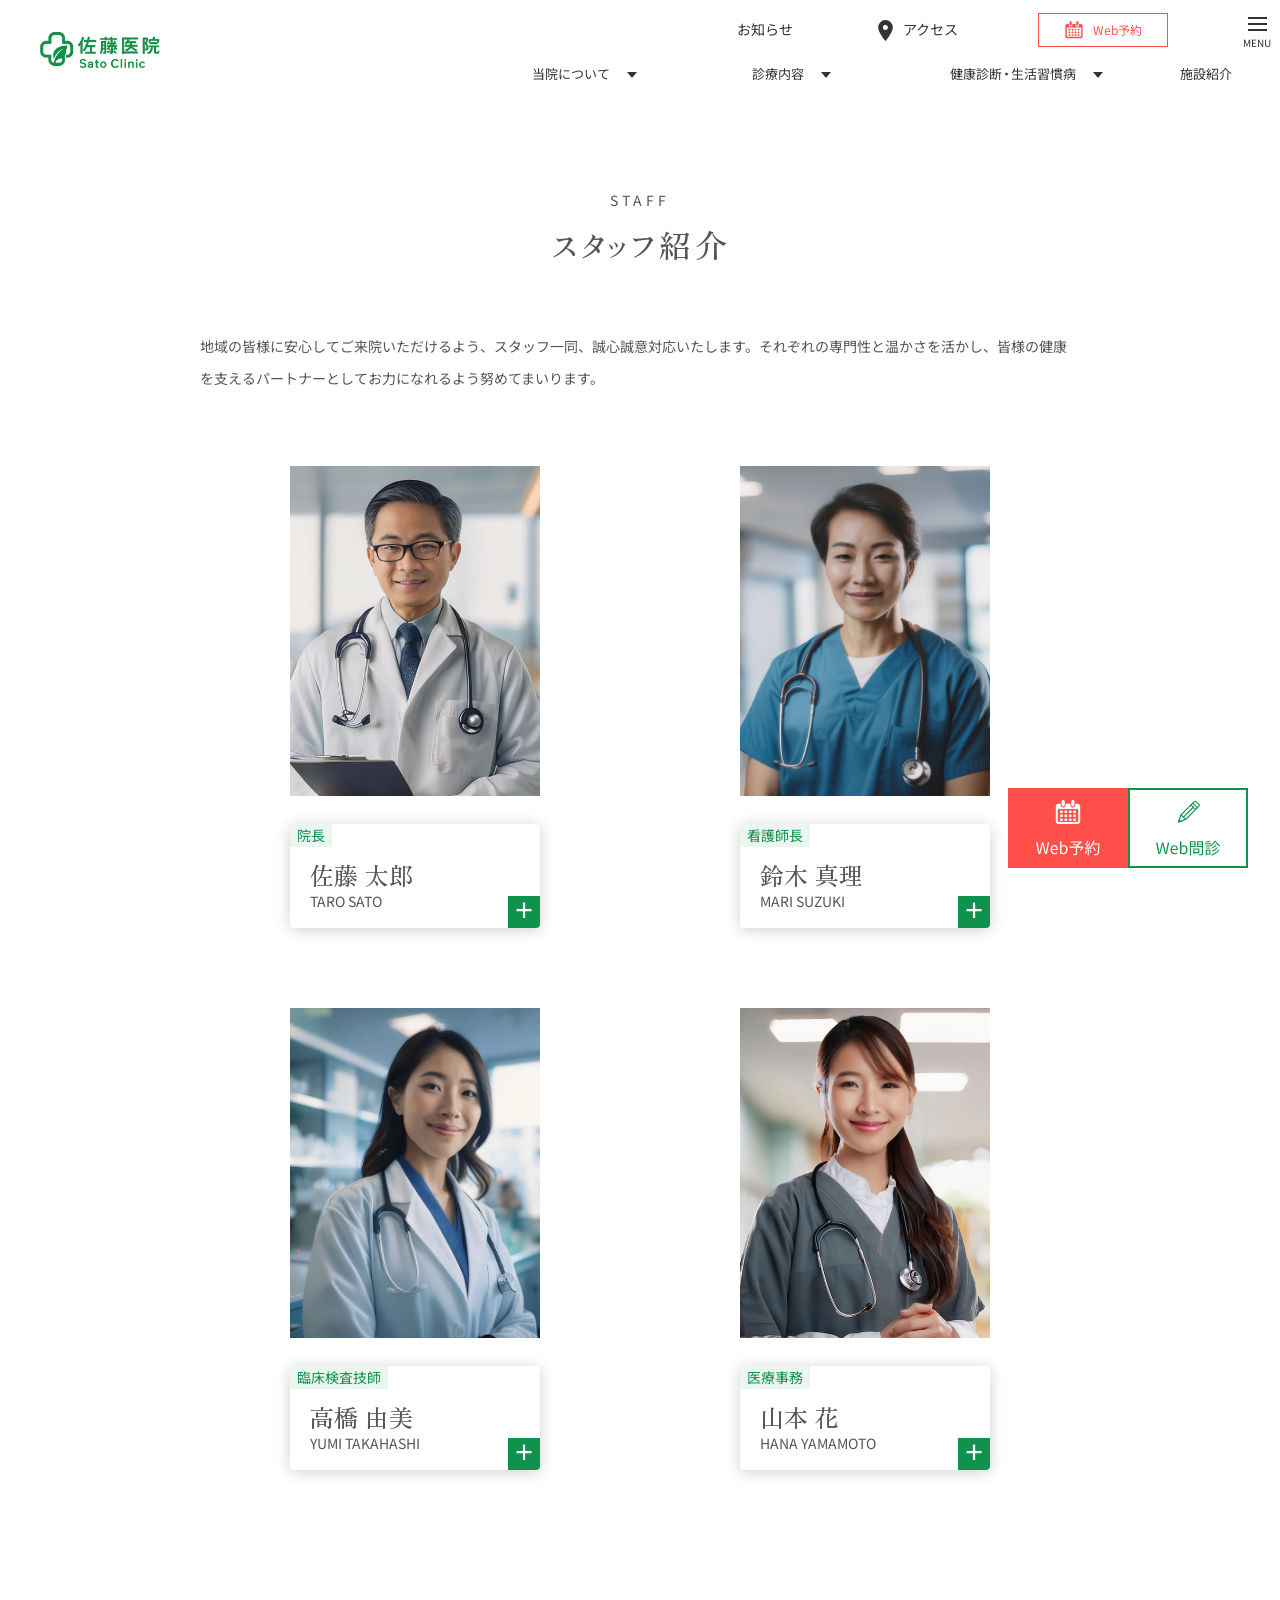
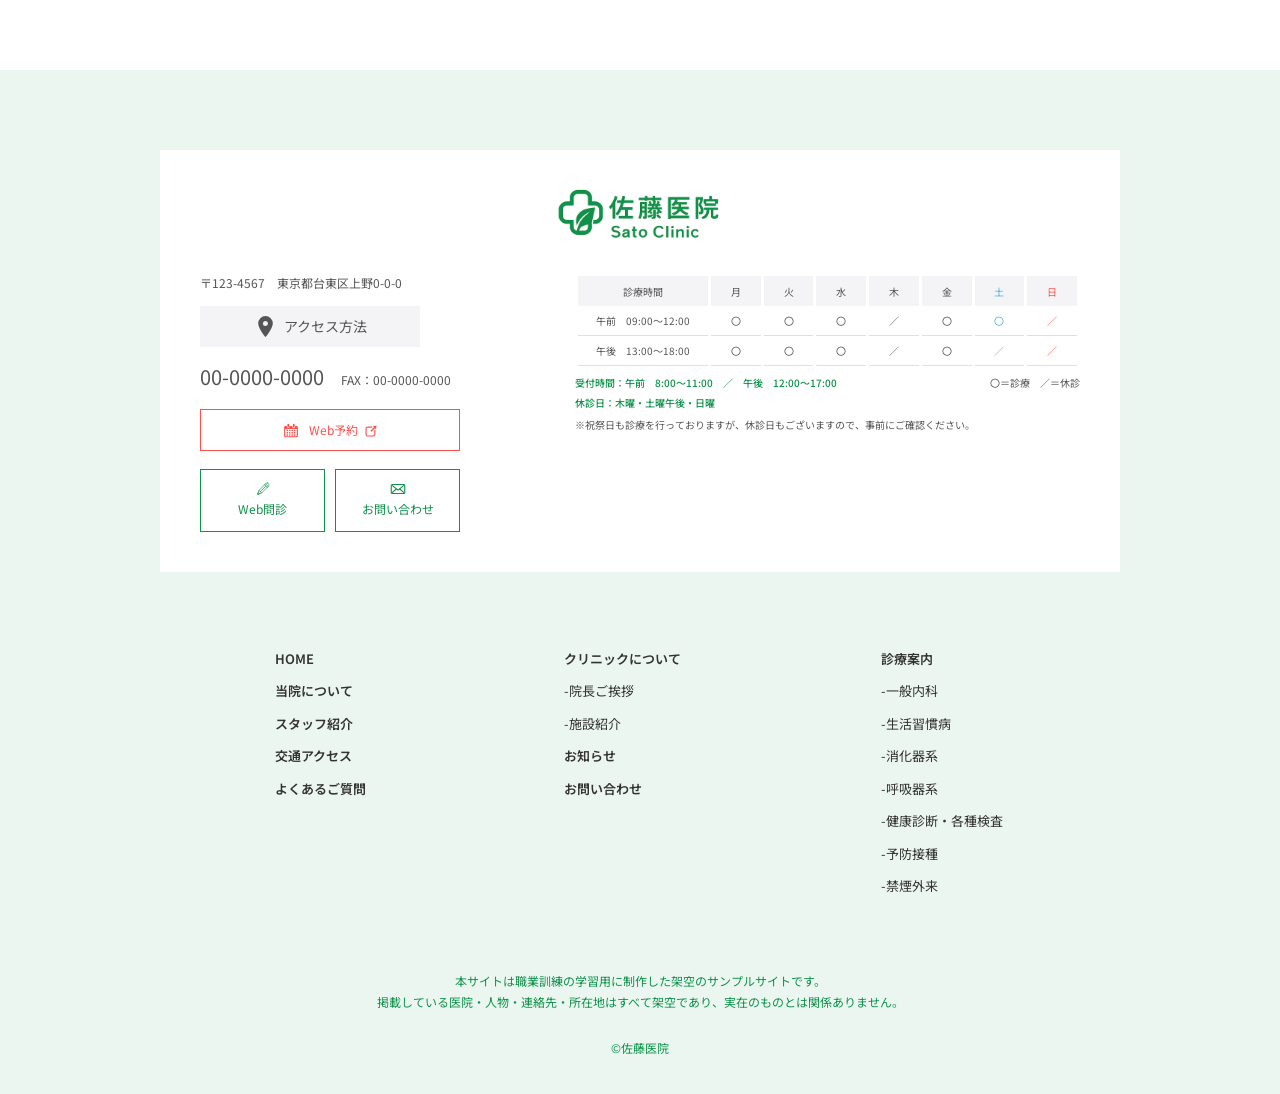
<file: staff.html>
<!DOCTYPE html>
<html lang="ja"><head><meta charset="UTF-8"><meta name="viewport" content="width=device-width, initial-scale=1.0"><meta name="description" content="佐藤医院は地域に根ざした医療を大切にするクリニックです。"><title>スタッフ紹介 | 佐藤医院 Sato Clinic</title><link rel="preconnect" href="https://fonts.googleapis.com"><link rel="preconnect" href="https://fonts.gstatic.com" crossorigin><link href="https://fonts.googleapis.com/css2?family=Noto+Sans+JP:wght@400;500;600;700&family=Zen+Old+Mincho:wght@400;500;600&display=swap" rel="stylesheet"><link rel="stylesheet" href="./css/style.css"><script src="./js/menu.js" defer></script><script src="./js/staff.js" defer></script></head>
<body class="page-staff"><header class="site-header" id="top">
 <a class="site-logo" href="index.html" aria-label="佐藤医院 トップページ"><img src="./assets/logo.png" width="140" height="42" alt="佐藤医院 Sato Clinic"></a>
 <div class="header-upper"><a href="news.html">お知らせ</a><a href="access.html" class="header-access"><svg class="svg-icon" viewBox="0 0 24 24" aria-hidden="true"><path fill="currentColor" d="M12 2a7 7 0 0 0-7 7c0 5 7 13 7 13s7-8 7-13a7 7 0 0 0-7-7Zm0 9.4A2.4 2.4 0 1 1 12 6.6a2.4 2.4 0 0 1 0 4.8Z"/></svg> アクセス</a><a class="book-button" href="webreservation.html"><img class="svg-icon" src="assets/web_reservation_calendar_clean.svg" alt="" aria-hidden="true"> Web予約</a></div>
 <nav class="primary-nav" aria-label="グローバルナビゲーション"><details class="header-dropdown"><summary>当院について<span class="tiny-triangle"></span></summary><div class="dropdown-panel"><a href="about.html#greeting">院長ご挨拶</a><a href="staff.html">スタッフ紹介</a><a href="faq.html">よくあるご質問</a></div></details><details class="header-dropdown"><summary>診療内容<span class="tiny-triangle"></span></summary><div class="dropdown-panel"><a href="treatment.html#internal">一般内科</a><a href="treatment.html#digestive">消化器系</a><a href="treatment.html#respiratory">呼吸器系</a><a href="treatment.html#vaccination">予防接種</a><a href="treatment.html#smoking">禁煙外来</a></div></details><details class="header-dropdown"><summary><span>健康診断<span class="header-nav-dot">・</span>生活習慣病</span><span class="tiny-triangle"></span></summary><div class="dropdown-panel"><a href="treatment.html#checkup">健康診断<span class="header-nav-dot">・</span>各種検査</a><a href="treatment.html#lifestyle">生活習慣病</a></div></details><a class="nav-single" href="about.html#facility">施設紹介</a></nav>
 <div class="all-menu"><a class="site-menu-link" href="menuopen.html" aria-label="サイトメニューを開く"><span class="hamburger"><span></span><span></span><span></span></span><small>MENU</small></a></div>
 </header><main><div class="page-title"><span class="title-en">STAFF</span><h1><span class="staff-title-kana">ス<span class="staff-title-ta">タ</span><span class="staff-title-tight staff-title-tsu">ッ</span><span class="staff-title-tight">フ</span></span>紹介</h1></div><section class="staff-main" id="staff-list"><p class="staff-description">地域の皆様に安心してご来院いただけるよう、スタッフ一同、誠心誠意対応いたします。それぞれの専門性と温かさを活かし、皆様の健康を支えるパートナーとしてお力になれるよう努めてまいります。</p><div class="staff-grid"><article class="staff-card"><div class="staff-photo-frame"><img class="staff-photo" src="./assets/sato_taro.jpg" alt="院長 佐藤 太郎" width="250" height="330"></div><div class="staff-info"><span class="staff-role">院長</span><h2>佐藤 太郎</h2><p>TARO SATO</p><a class="staff-plus" href="#staff-profile-1" aria-label="佐藤 太郎のプロフィールを開く">+</a></div></article><article class="staff-card"><div class="staff-photo-frame"><img class="staff-photo" src="./assets/suzuki_mari.jpg" alt="看護師長 鈴木 真理" width="250" height="330"></div><div class="staff-info"><span class="staff-role">看護師長</span><h2>鈴木 真理</h2><p>MARI SUZUKI</p><a class="staff-plus" href="#staff-profile-2" aria-label="鈴木 真理のプロフィールを開く">+</a></div></article><article class="staff-card"><div class="staff-photo-frame"><img class="staff-photo" src="./assets/takahashi_yumi.jpg" alt="臨床検査技師 高橋 由美" width="250" height="330"></div><div class="staff-info"><span class="staff-role">臨床検査技師</span><h2>高橋 由美</h2><p>YUMI TAKAHASHI</p><a class="staff-plus" href="#staff-profile-3" aria-label="高橋 由美のプロフィールを開く">+</a></div></article><article class="staff-card"><div class="staff-photo-frame"><img class="staff-photo" src="./assets/yamamoto_hana.jpg" alt="医療事務 山本 花" width="250" height="330"></div><div class="staff-info"><span class="staff-role">医療事務</span><h2>山本 花</h2><p>HANA YAMAMOTO</p><a class="staff-plus" href="#staff-profile-4" aria-label="山本 花のプロフィールを開く">+</a></div></article></div></section><section class="staff-modal" id="staff-profile-1" role="dialog" aria-modal="true" aria-label="佐藤 太郎のプロフィール"><a class="staff-backdrop" href="#staff-list" aria-label="プロフィールを閉じる"></a><div class="staff-modal-content"><div class="staff-modal-copy"><span class="staff-modal-role">院長</span><h2>佐藤 太郎</h2><p>経歴：光明大学医学部卒業後、瑞穂中央総合病院で内科医として10年間勤務。その後、地域医療への貢献を目指し、佐藤医院を開院。</p><p>専門分野：生活習慣病、呼吸器疾患、内科全般</p><blockquote>患者様にとって気軽に相談できる「かかりつけ医」を目指しています。どんな小さな不安でも、まずはご相談ください。</blockquote></div><div class="staff-modal-photo"><img src="./assets/sato_taro.jpg" alt="佐藤 太郎" width="2688" height="1536"></div><a class="modal-close" href="#staff-list" aria-label="閉じる">×</a></div></section><section class="staff-modal" id="staff-profile-2" role="dialog" aria-modal="true" aria-label="鈴木 真理のプロフィール"><a class="staff-backdrop" href="#staff-list" aria-label="プロフィールを閉じる"></a><div class="staff-modal-content"><div class="staff-modal-copy"><div class="staff-modal-text-group"><span class="staff-modal-role">看護師長</span><h2>鈴木 真理</h2><p>経歴：白桜大学看護学部卒業後、緑が丘大学病院で10年勤務。地域医療に携わりたい思いから、佐藤医院に入職。</p><p>得意分野：親身な対応、注射・採血技術、健康管理指導</p><blockquote>安心して治療を受けていただけるよう、いつも笑顔でお待ちしています。些細なことでもお気軽にご相談ください。</blockquote></div></div><div class="staff-modal-photo"><img src="./assets/suzuki_mari.jpg" alt="鈴木 真理" width="2688" height="1536"></div><a class="modal-close" href="#staff-list" aria-label="閉じる">×</a></div></section><section class="staff-modal" id="staff-profile-3" role="dialog" aria-modal="true" aria-label="高橋 由美のプロフィール"><a class="staff-backdrop" href="#staff-list" aria-label="プロフィールを閉じる"></a><div class="staff-modal-content reverse"><div class="staff-modal-copy"><div class="staff-modal-text-group"><span class="staff-modal-role">臨床検査技師</span><h2>高橋 由美</h2><p>経歴：東都臨床検査技術専門学校を卒業後、武蔵中央医療センターにて15年間の臨床検査技師としての経験を積む。</p><p>得意分野：血液検査、心電図検査、超音波検査</p><blockquote>検査は不安が伴うこともありますが、できるだけリラックスしていただけるよう、優しく丁寧な対応を心がけています。</blockquote></div></div><div class="staff-modal-photo"><img src="./assets/takahashi_yumi.jpg" alt="高橋 由美" width="2688" height="1536"></div><a class="modal-close" href="#staff-list" aria-label="閉じる">×</a></div></section><section class="staff-modal" id="staff-profile-4" role="dialog" aria-modal="true" aria-label="山本 花のプロフィール"><a class="staff-backdrop" href="#staff-list" aria-label="プロフィールを閉じる"></a><div class="staff-modal-content reverse"><div class="staff-modal-copy"><div class="staff-modal-text-group"><span class="staff-modal-role">医療事務</span><h2>山本 花</h2><p>経歴：希望医療カレッジ卒業後、さくら診療所にて受付業務を担当。現在は佐藤医院で患者様対応を担当。</p><p>得意分野：受付業務、カルテ管理、医療費計算</p><blockquote>皆様に気持ちよくご利用いただけるよう、笑顔と真心を大切にしております。初めての方もどうぞ安心してお越しください。</blockquote></div></div><div class="staff-modal-photo"><img src="./assets/yamamoto_hana.jpg" alt="山本 花" width="2688" height="1536"></div><a class="modal-close" href="#staff-list" aria-label="閉じる">×</a></div></section></main><footer class="site-footer site-footer-with-notice"><div class="footer-contact"><div class="footer-contact-left">
 <p class="foot-address">〒123-4567　東京都台東区上野0-0-0</p><a class="foot-access" href="access.html"><svg class="svg-icon" viewBox="0 0 24 24" aria-hidden="true"><path fill="currentColor" d="M12 2a7 7 0 0 0-7 7c0 5 7 13 7 13s7-8 7-13a7 7 0 0 0-7-7Zm0 9.4A2.4 2.4 0 1 1 12 6.6a2.4 2.4 0 0 1 0 4.8Z"/></svg> アクセス方法</a>
 <p class="foot-phone">00-0000-0000 <span>FAX：00-0000-0000</span></p><a class="foot-reservation" href="webreservation.html"><img class="svg-icon" style="margin-right:3px" src="assets/web_reservation_calendar_clean.svg" alt="" aria-hidden="true"><span>Web予約</span><img class="svg-icon" style="width:12px;height:12px;transform:translateY(1px)" src="assets/external_site_link_icon_refined_red.svg" alt="" aria-hidden="true" width="12" height="12"></a>
 <div class="foot-small-actions"><a href="webquestionnaire.html"><img class="svg-icon" src="assets/pencil_icon_outline_slender.svg" alt="" aria-hidden="true"><span>Web問診</span></a><a href="contact.html"><img class="svg-icon" src="assets/envelope_closed_icon.svg" alt="" aria-hidden="true"><span>お問い合わせ</span></a></div></div>
 <div class="footer-contact-right"><a href="index.html" class="footer-brand"><img src="./assets/logo.png" width="187" height="56" alt="佐藤医院 Sato Clinic"></a><div class="schedule-wrap schedule-compact"><table class="schedule-table" aria-label="診療時間表"><thead><tr><th>診療時間</th><th>月</th><th>火</th><th>水</th><th>木</th><th>金</th><th class="saturday">土</th><th class="sunday">日</th></tr></thead>
 <tbody><tr><th>午前　09:00〜12:00</th><td>〇</td><td>〇</td><td>〇</td><td>／</td><td>〇</td><td class="saturday">〇</td><td class="sunday">／</td></tr>
 <tr><th>午後　13:00〜18:00</th><td>〇</td><td>〇</td><td>〇</td><td>／</td><td>〇</td><td class="saturday">／</td><td class="sunday">／</td></tr></tbody></table>
 <div class="schedule-remarks"><div class="schedule-notes"><p><b>受付時間：午前　8:00〜11:00　／　午後　12:00〜17:00</b></p><p><b>休診日：木曜・土曜午後・日曜</b></p></div><span class="schedule-legend">〇＝診療　／＝休診</span></div>
 <p class="schedule-caution">※祝祭日も診療を行っておりますが、休診日もございますので、事前にご確認ください。</p></div></div></div>
 <nav class="footer-nav" aria-label="フッターナビゲーション"><div><a href="index.html"><b>HOME</b></a><a href="about.html"><b>当院について</b></a><a href="staff.html"><b>スタッフ紹介</b></a><a href="access.html"><b>交通アクセス</b></a><a href="faq.html"><b>よくあるご質問</b></a></div>
 <div><b>クリニックについて</b><a href="about.html#greeting">-院長ご挨拶</a><a href="about.html#facility">-施設紹介</a><a href="news.html"><b>お知らせ</b></a><a href="contact.html"><b>お問い合わせ</b></a></div>
 <div><b>診療案内</b><a href="treatment.html#internal">-一般内科</a><a href="treatment.html#lifestyle">-生活習慣病</a><a href="treatment.html#digestive">-消化器系</a><a href="treatment.html#respiratory">-呼吸器系</a><a href="treatment.html#checkup">-健康診断・各種検査</a><a href="treatment.html#vaccination">-予防接種</a><a href="treatment.html#smoking">-禁煙外来</a></div></nav>
 <p class="footer-notice">本サイトは職業訓練の学習用に制作した架空のサンプルサイトです。<br>
掲載している医院・人物・連絡先・所在地はすべて架空であり、実在のものとは関係ありません。</p>
 <small class="copyright">©佐藤医院</small></footer>
 <nav class="floating-actions" aria-label="Web予約・Web問診"><img src="./assets/floating-button.svg" width="240" height="80" alt=""><a href="webreservation.html" aria-label="Web予約"></a><a href="webquestionnaire.html" aria-label="Web問診"></a></nav>
</body></html>
</file>
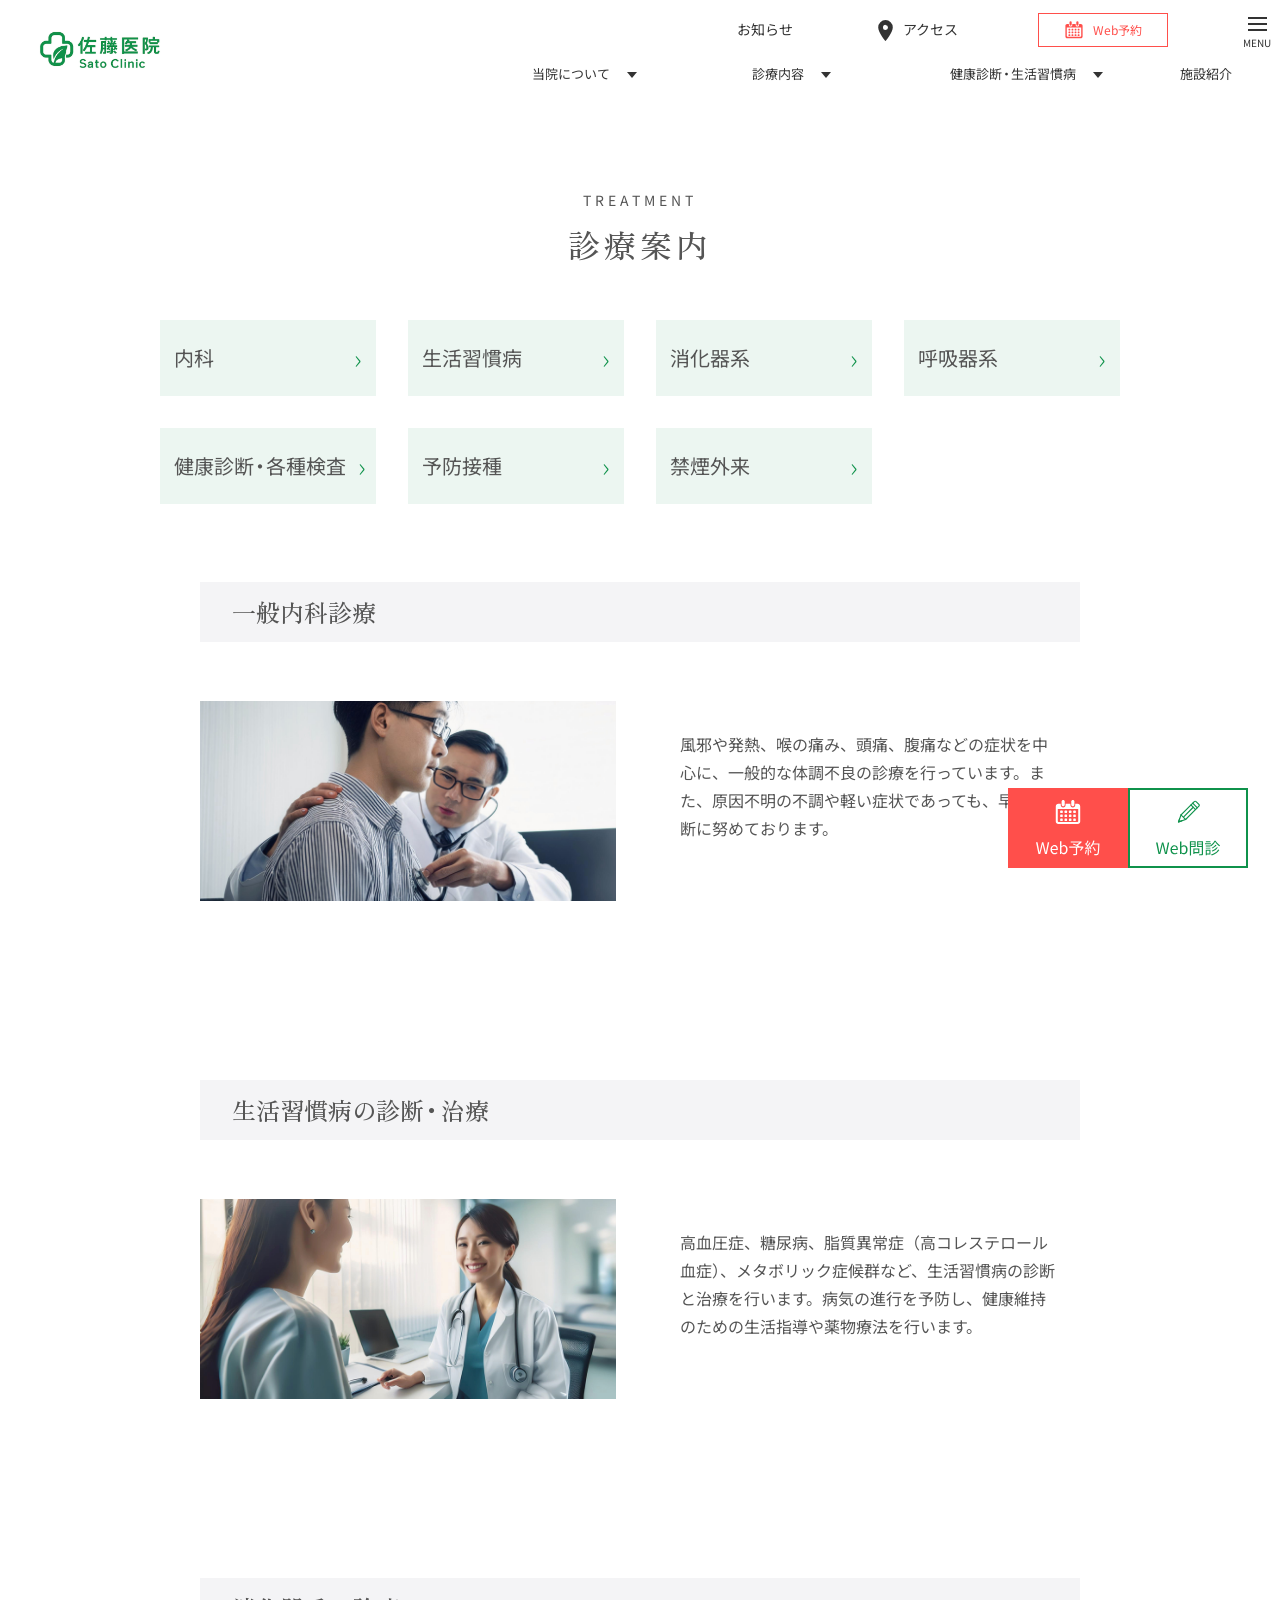
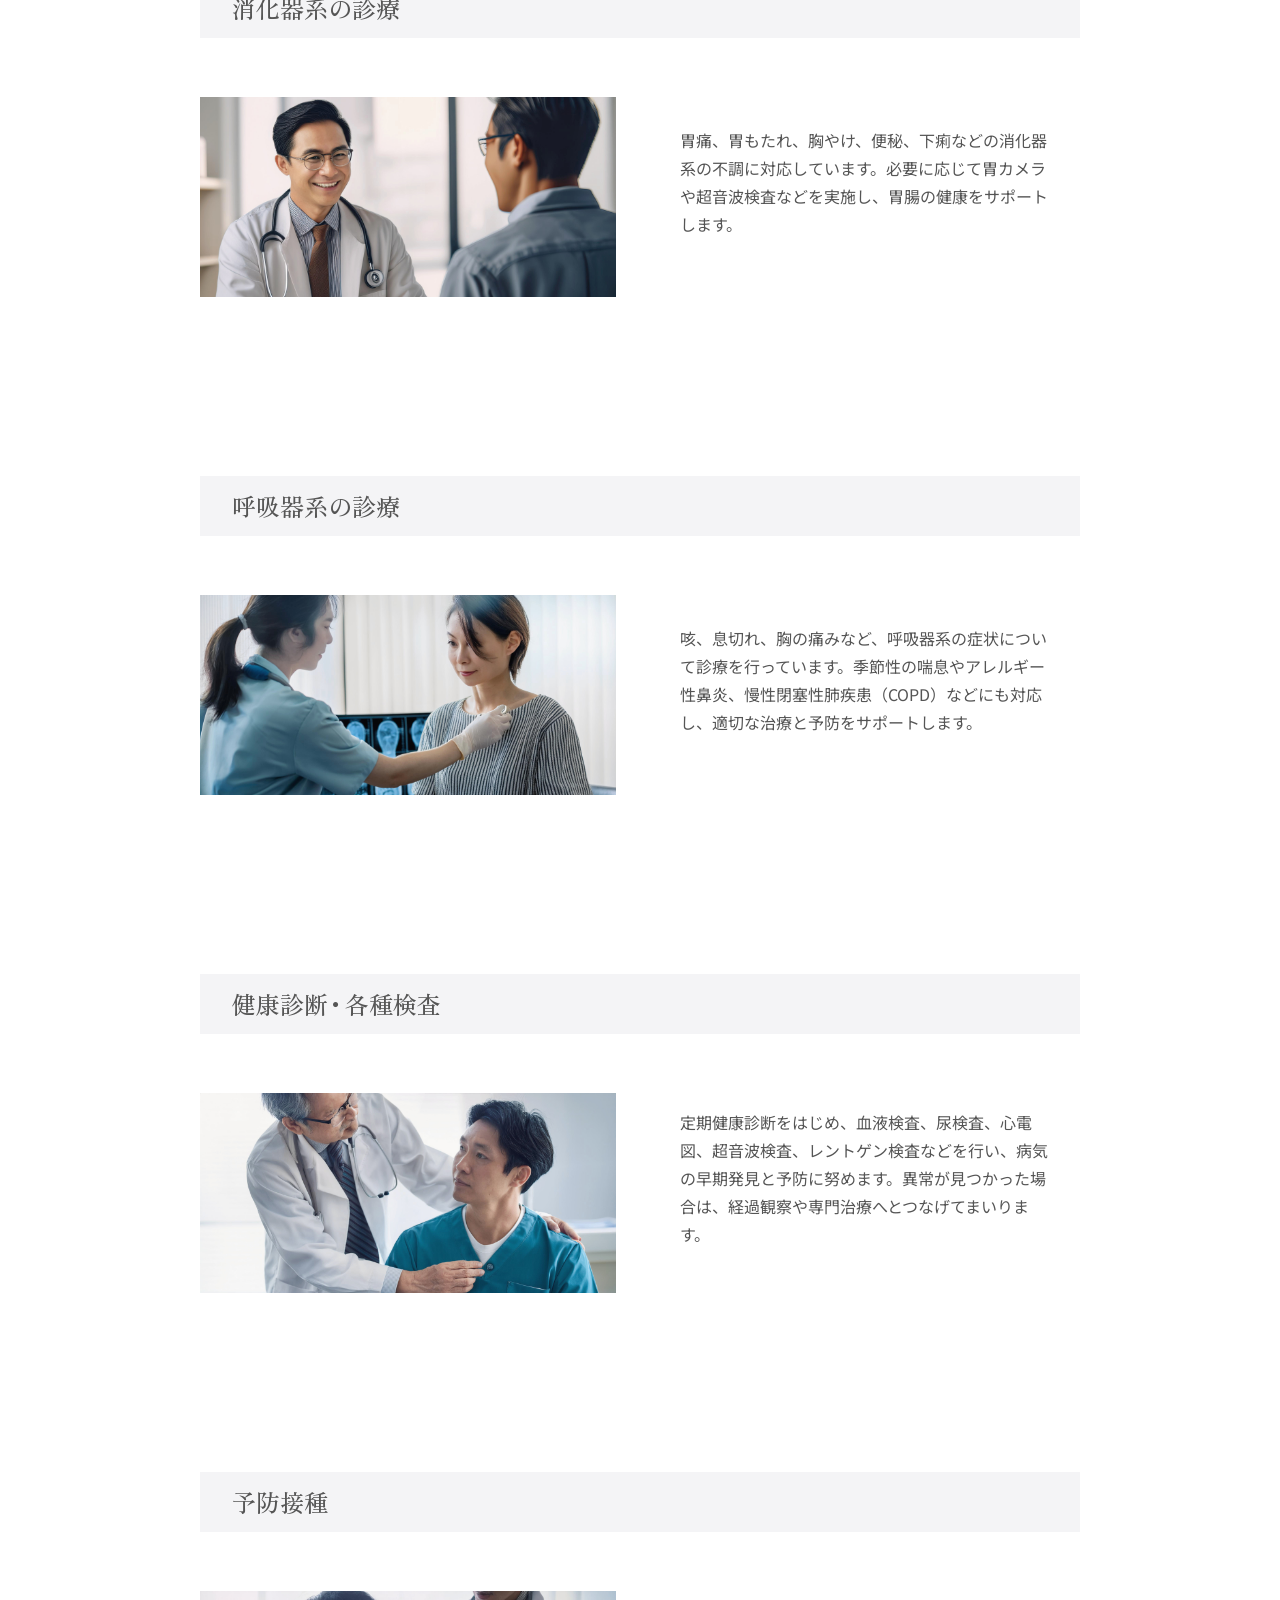
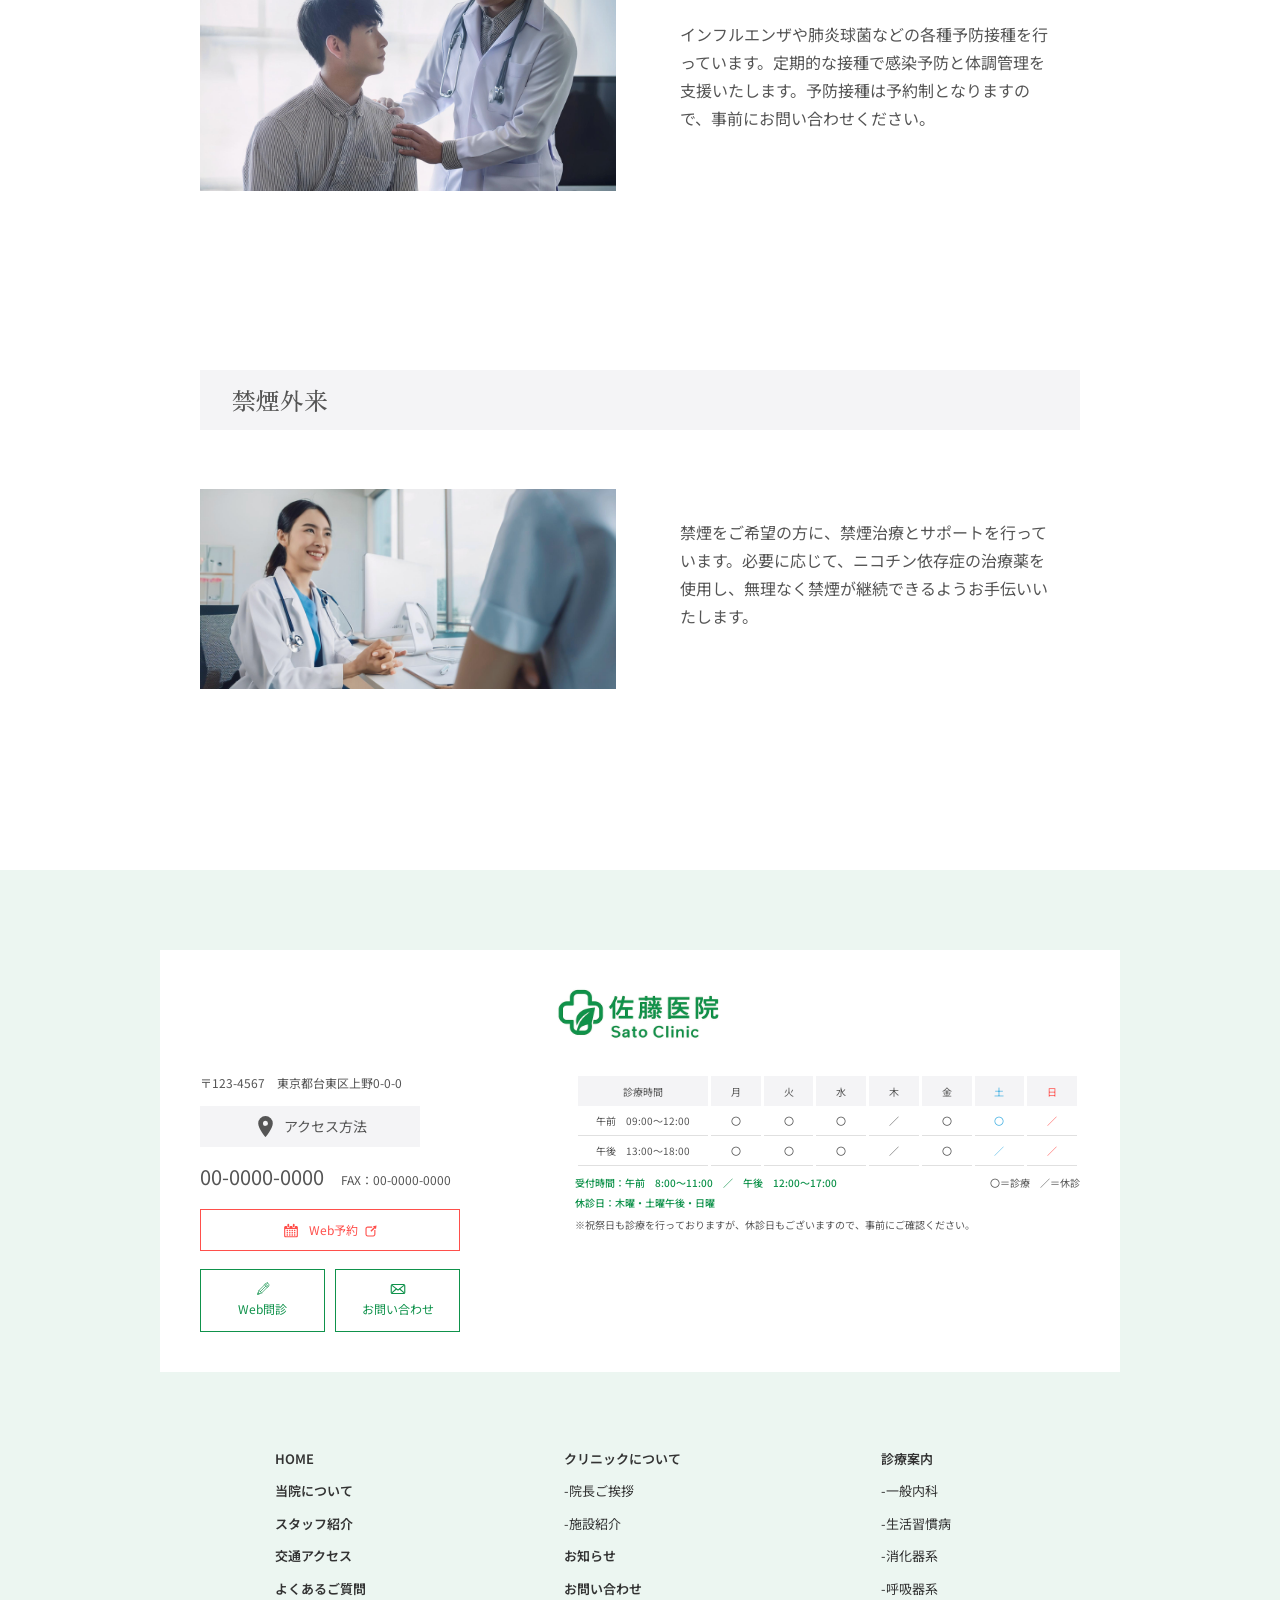
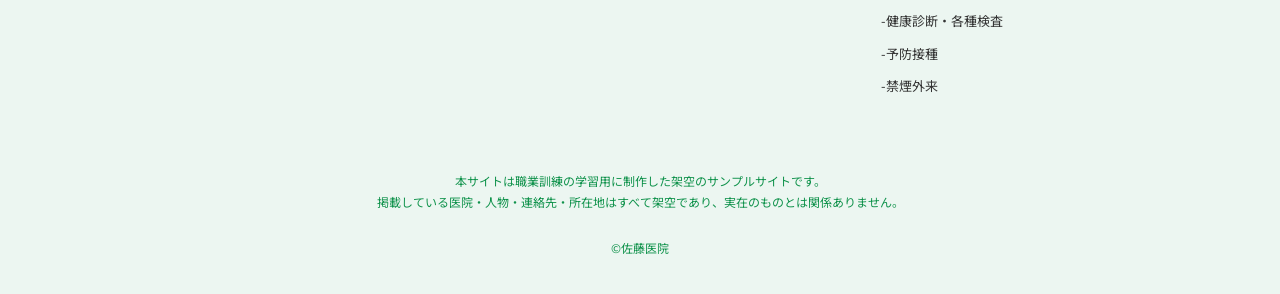
<file: treatment.html>
<!DOCTYPE html>
<html lang="ja"><head><meta charset="UTF-8"><meta name="viewport" content="width=device-width, initial-scale=1.0"><meta name="description" content="佐藤医院は地域に根ざした医療を大切にするクリニックです。"><title>診療案内 | 佐藤医院 Sato Clinic</title><link rel="preconnect" href="https://fonts.googleapis.com"><link rel="preconnect" href="https://fonts.gstatic.com" crossorigin><link href="https://fonts.googleapis.com/css2?family=Noto+Sans+JP:wght@400;500;600;700&family=Zen+Old+Mincho:wght@400;500;600&display=swap" rel="stylesheet"><link rel="stylesheet" href="./css/style.css"><script src="./js/menu.js" defer></script></head>
<body class="page-treatment"><header class="site-header" id="top">
 <a class="site-logo" href="index.html" aria-label="佐藤医院 トップページ"><img src="./assets/logo.png" width="140" height="42" alt="佐藤医院 Sato Clinic"></a>
 <div class="header-upper"><a href="news.html">お知らせ</a><a href="access.html" class="header-access"><svg class="svg-icon" viewBox="0 0 24 24" aria-hidden="true"><path fill="currentColor" d="M12 2a7 7 0 0 0-7 7c0 5 7 13 7 13s7-8 7-13a7 7 0 0 0-7-7Zm0 9.4A2.4 2.4 0 1 1 12 6.6a2.4 2.4 0 0 1 0 4.8Z"/></svg> アクセス</a><a class="book-button" href="webreservation.html"><img class="svg-icon" src="assets/web_reservation_calendar_clean.svg" alt="" aria-hidden="true"> Web予約</a></div>
 <nav class="primary-nav" aria-label="グローバルナビゲーション"><details class="header-dropdown"><summary>当院について<span class="tiny-triangle"></span></summary><div class="dropdown-panel"><a href="about.html#greeting">院長ご挨拶</a><a href="staff.html">スタッフ紹介</a><a href="faq.html">よくあるご質問</a></div></details><details class="header-dropdown"><summary>診療内容<span class="tiny-triangle"></span></summary><div class="dropdown-panel"><a href="treatment.html#internal">一般内科</a><a href="treatment.html#digestive">消化器系</a><a href="treatment.html#respiratory">呼吸器系</a><a href="treatment.html#vaccination">予防接種</a><a href="treatment.html#smoking">禁煙外来</a></div></details><details class="header-dropdown"><summary><span>健康診断<span class="header-nav-dot">・</span>生活習慣病</span><span class="tiny-triangle"></span></summary><div class="dropdown-panel"><a href="treatment.html#checkup">健康診断<span class="header-nav-dot">・</span>各種検査</a><a href="treatment.html#lifestyle">生活習慣病</a></div></details><a class="nav-single" href="about.html#facility">施設紹介</a></nav>
 <div class="all-menu"><a class="site-menu-link" href="menuopen.html" aria-label="サイトメニューを開く"><span class="hamburger"><span></span><span></span><span></span></span><small>MENU</small></a></div>
 </header><main><div class="page-title"><span class="title-en">TREATMENT</span><h1>診療案内</h1></div><nav class="treatment-index" aria-label="診療項目"><a href="#internal">内科<span>›</span></a><a href="#lifestyle">生活習慣病<span>›</span></a><a href="#digestive">消化器系<span>›</span></a><a href="#respiratory">呼吸器系<span>›</span></a><a href="#checkup"><span class="treatment-label">健康診断<span class="treatment-dot">・</span>各種検査</span><span>›</span></a><a href="#vaccination">予防接種<span>›</span></a><a href="#smoking">禁煙外来<span>›</span></a></nav><div class="treatment-sections"><section class="service-section" id="internal"><h2 class="service-heading">一般内科診療</h2><div class="service-content"><div class="service-photo"><img loading="lazy" src="./assets/medical_5.jpg" alt="一般内科診療の診療風景" width="416" height="238"></div><p>風邪や発熱、喉の痛み、頭痛、腹痛などの症状を中心に、一般的な体調不良の診療を行っています。また、原因不明の不調や軽い症状であっても、早期診断に努めております。</p></div></section><section class="service-section" id="lifestyle"><h2 class="service-heading"><span>生活習慣病の診断<span class="treatment-dot">・</span>治療</span></h2><div class="service-content"><div class="service-photo"><img loading="lazy" src="./assets/medical_4.jpg" alt="生活習慣病の診断・治療の診療風景" width="416" height="238"></div><p>高血圧症、糖尿病、脂質異常症（高コレステロール血症）、メタボリック症候群など、生活習慣病の診断と治療を行います。病気の進行を予防し、健康維持のための生活指導や薬物療法を行います。</p></div></section><section class="service-section" id="digestive"><h2 class="service-heading">消化器系の診療</h2><div class="service-content"><div class="service-photo"><img loading="lazy" src="./assets/medical_8.jpg" alt="消化器系の診療の診療風景" width="416" height="238"></div><p>胃痛、胃もたれ、胸やけ、便秘、下痢などの消化器系の不調に対応しています。必要に応じて胃カメラや超音波検査などを実施し、胃腸の健康をサポートします。</p></div></section><section class="service-section" id="respiratory"><h2 class="service-heading">呼吸器系の診療</h2><div class="service-content"><div class="service-photo"><img loading="lazy" src="./assets/patient_4.jpg" alt="呼吸器系の診療の診療風景" width="416" height="238"></div><p>咳、息切れ、胸の痛みなど、呼吸器系の症状について診療を行っています。季節性の喘息やアレルギー性鼻炎、慢性閉塞性肺疾患（COPD）などにも対応し、適切な治療と予防をサポートします。</p></div></section><section class="service-section" id="checkup"><h2 class="service-heading"><span>健康診断<span class="treatment-dot">・</span>各種検査</span></h2><div class="service-content"><div class="service-photo"><img loading="lazy" src="./assets/patient_6.jpg" alt="健康診断・各種検査の診療風景" width="416" height="238"></div><p>定期健康診断をはじめ、血液検査、尿検査、心電図、超音波検査、レントゲン検査などを行い、病気の早期発見と予防に努めます。異常が見つかった場合は、経過観察や専門治療へとつなげてまいります。</p></div></section><section class="service-section" id="vaccination"><h2 class="service-heading">予防接種</h2><div class="service-content"><div class="service-photo"><img loading="lazy" src="./assets/patient_2.jpg" alt="予防接種の診療風景" width="416" height="238"></div><p>インフルエンザや肺炎球菌などの各種予防接種を行っています。定期的な接種で感染予防と体調管理を支援いたします。予防接種は予約制となりますので、事前にお問い合わせください。</p></div></section><section class="service-section" id="smoking"><h2 class="service-heading">禁煙外来</h2><div class="service-content"><div class="service-photo"><img loading="lazy" src="./assets/medical_9.jpg" alt="禁煙外来の診療風景" width="416" height="238"></div><p>禁煙をご希望の方に、禁煙治療とサポートを行っています。必要に応じて、ニコチン依存症の治療薬を使用し、無理なく禁煙が継続できるようお手伝いいたします。</p></div></section></div></main><footer class="site-footer site-footer-with-notice"><div class="footer-contact"><div class="footer-contact-left">
 <p class="foot-address">〒123-4567　東京都台東区上野0-0-0</p><a class="foot-access" href="access.html"><svg class="svg-icon" viewBox="0 0 24 24" aria-hidden="true"><path fill="currentColor" d="M12 2a7 7 0 0 0-7 7c0 5 7 13 7 13s7-8 7-13a7 7 0 0 0-7-7Zm0 9.4A2.4 2.4 0 1 1 12 6.6a2.4 2.4 0 0 1 0 4.8Z"/></svg> アクセス方法</a>
 <p class="foot-phone">00-0000-0000 <span>FAX：00-0000-0000</span></p><a class="foot-reservation" href="webreservation.html"><img class="svg-icon" style="margin-right:3px" src="assets/web_reservation_calendar_clean.svg" alt="" aria-hidden="true"><span>Web予約</span><img class="svg-icon" style="width:12px;height:12px;transform:translateY(1px)" src="assets/external_site_link_icon_refined_red.svg" alt="" aria-hidden="true" width="12" height="12"></a>
 <div class="foot-small-actions"><a href="webquestionnaire.html"><img class="svg-icon" src="assets/pencil_icon_outline_slender.svg" alt="" aria-hidden="true"><span>Web問診</span></a><a href="contact.html"><img class="svg-icon" src="assets/envelope_closed_icon.svg" alt="" aria-hidden="true"><span>お問い合わせ</span></a></div></div>
 <div class="footer-contact-right"><a href="index.html" class="footer-brand"><img src="./assets/logo.png" width="187" height="56" alt="佐藤医院 Sato Clinic"></a><div class="schedule-wrap schedule-compact"><table class="schedule-table" aria-label="診療時間表"><thead><tr><th>診療時間</th><th>月</th><th>火</th><th>水</th><th>木</th><th>金</th><th class="saturday">土</th><th class="sunday">日</th></tr></thead>
 <tbody><tr><th>午前　09:00〜12:00</th><td>〇</td><td>〇</td><td>〇</td><td>／</td><td>〇</td><td class="saturday">〇</td><td class="sunday">／</td></tr>
 <tr><th>午後　13:00〜18:00</th><td>〇</td><td>〇</td><td>〇</td><td>／</td><td>〇</td><td class="saturday">／</td><td class="sunday">／</td></tr></tbody></table>
 <div class="schedule-remarks"><div class="schedule-notes"><p><b>受付時間：午前　8:00〜11:00　／　午後　12:00〜17:00</b></p><p><b>休診日：木曜・土曜午後・日曜</b></p></div><span class="schedule-legend">〇＝診療　／＝休診</span></div>
 <p class="schedule-caution">※祝祭日も診療を行っておりますが、休診日もございますので、事前にご確認ください。</p></div></div></div>
 <nav class="footer-nav" aria-label="フッターナビゲーション"><div><a href="index.html"><b>HOME</b></a><a href="about.html"><b>当院について</b></a><a href="staff.html"><b>スタッフ紹介</b></a><a href="access.html"><b>交通アクセス</b></a><a href="faq.html"><b>よくあるご質問</b></a></div>
 <div><b>クリニックについて</b><a href="about.html#greeting">-院長ご挨拶</a><a href="about.html#facility">-施設紹介</a><a href="news.html"><b>お知らせ</b></a><a href="contact.html"><b>お問い合わせ</b></a></div>
 <div><b>診療案内</b><a href="treatment.html#internal">-一般内科</a><a href="treatment.html#lifestyle">-生活習慣病</a><a href="treatment.html#digestive">-消化器系</a><a href="treatment.html#respiratory">-呼吸器系</a><a href="treatment.html#checkup">-健康診断・各種検査</a><a href="treatment.html#vaccination">-予防接種</a><a href="treatment.html#smoking">-禁煙外来</a></div></nav>
 <p class="footer-notice">本サイトは職業訓練の学習用に制作した架空のサンプルサイトです。<br>
掲載している医院・人物・連絡先・所在地はすべて架空であり、実在のものとは関係ありません。</p>
 <small class="copyright">©佐藤医院</small></footer>
 <nav class="floating-actions" aria-label="Web予約・Web問診"><img src="./assets/floating-button.svg" width="240" height="80" alt=""><a href="webreservation.html" aria-label="Web予約"></a><a href="webquestionnaire.html" aria-label="Web問診"></a></nav>
</body></html>
</file>
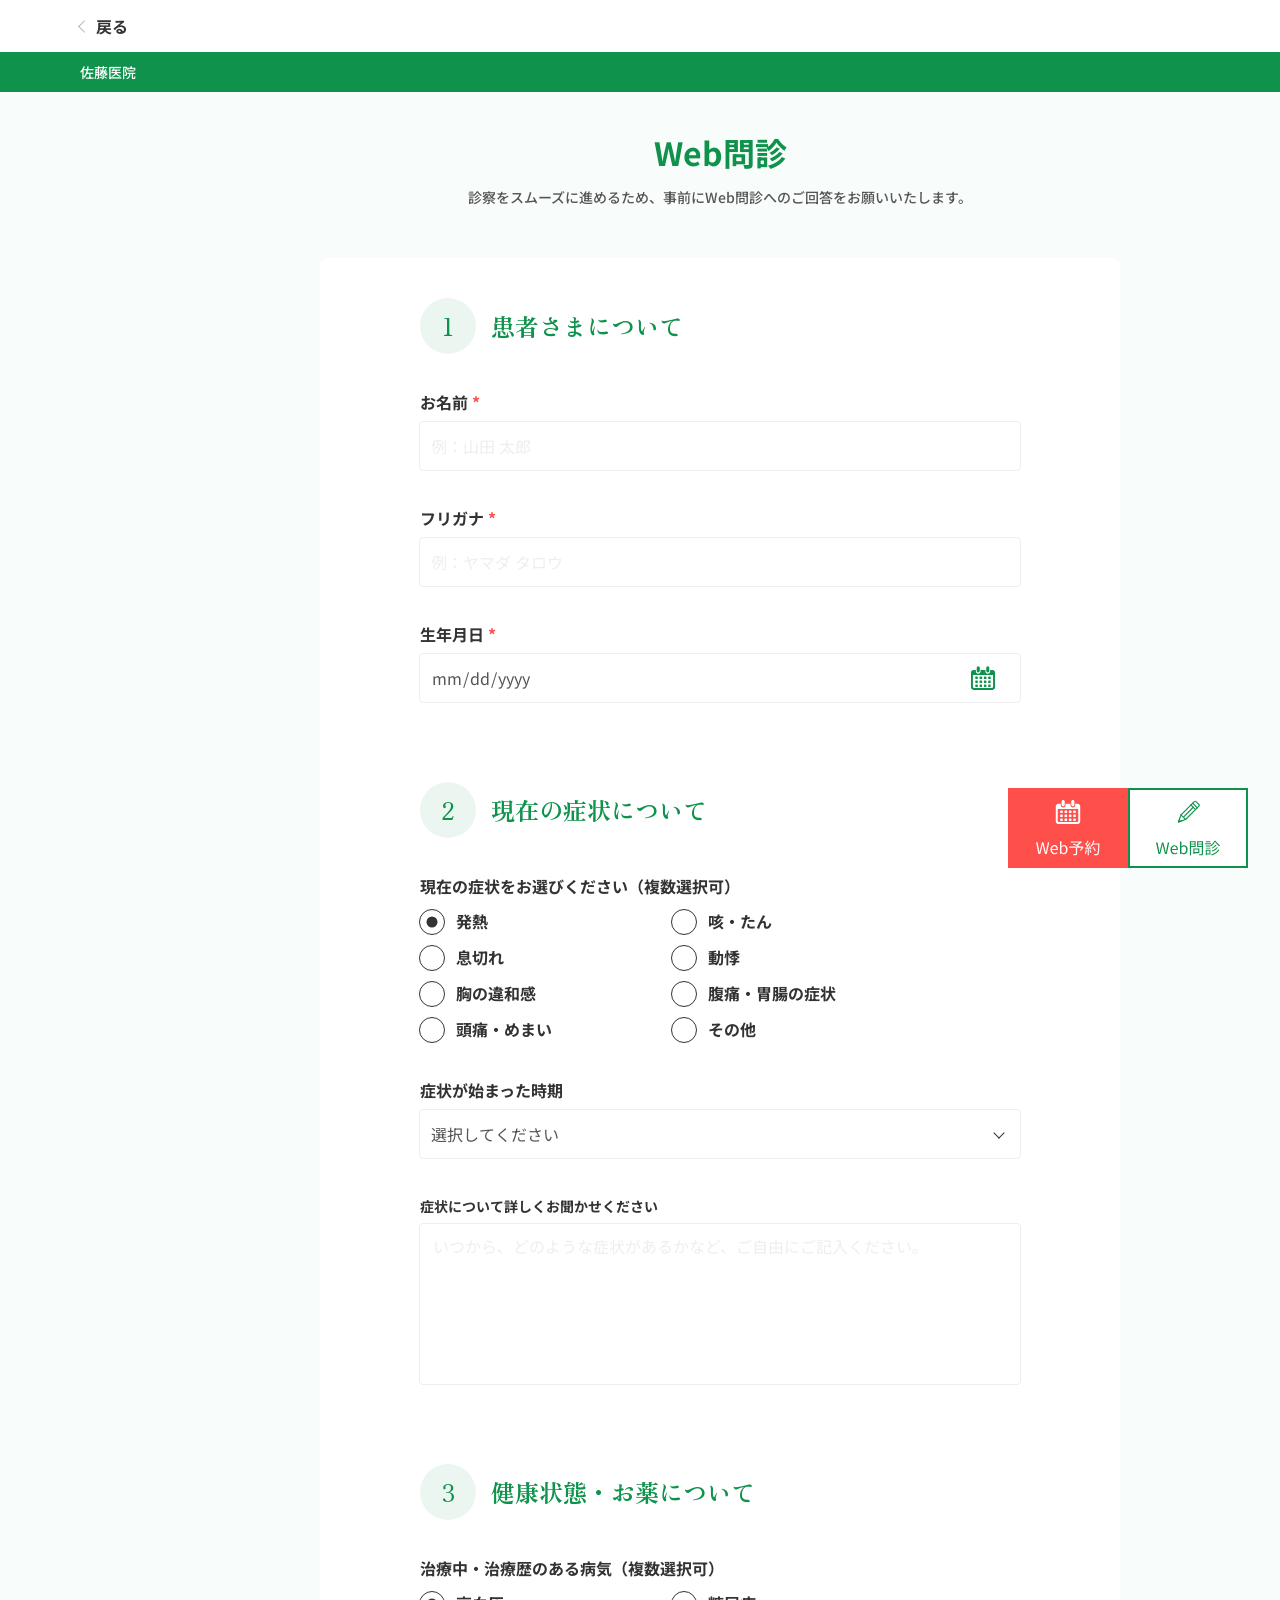
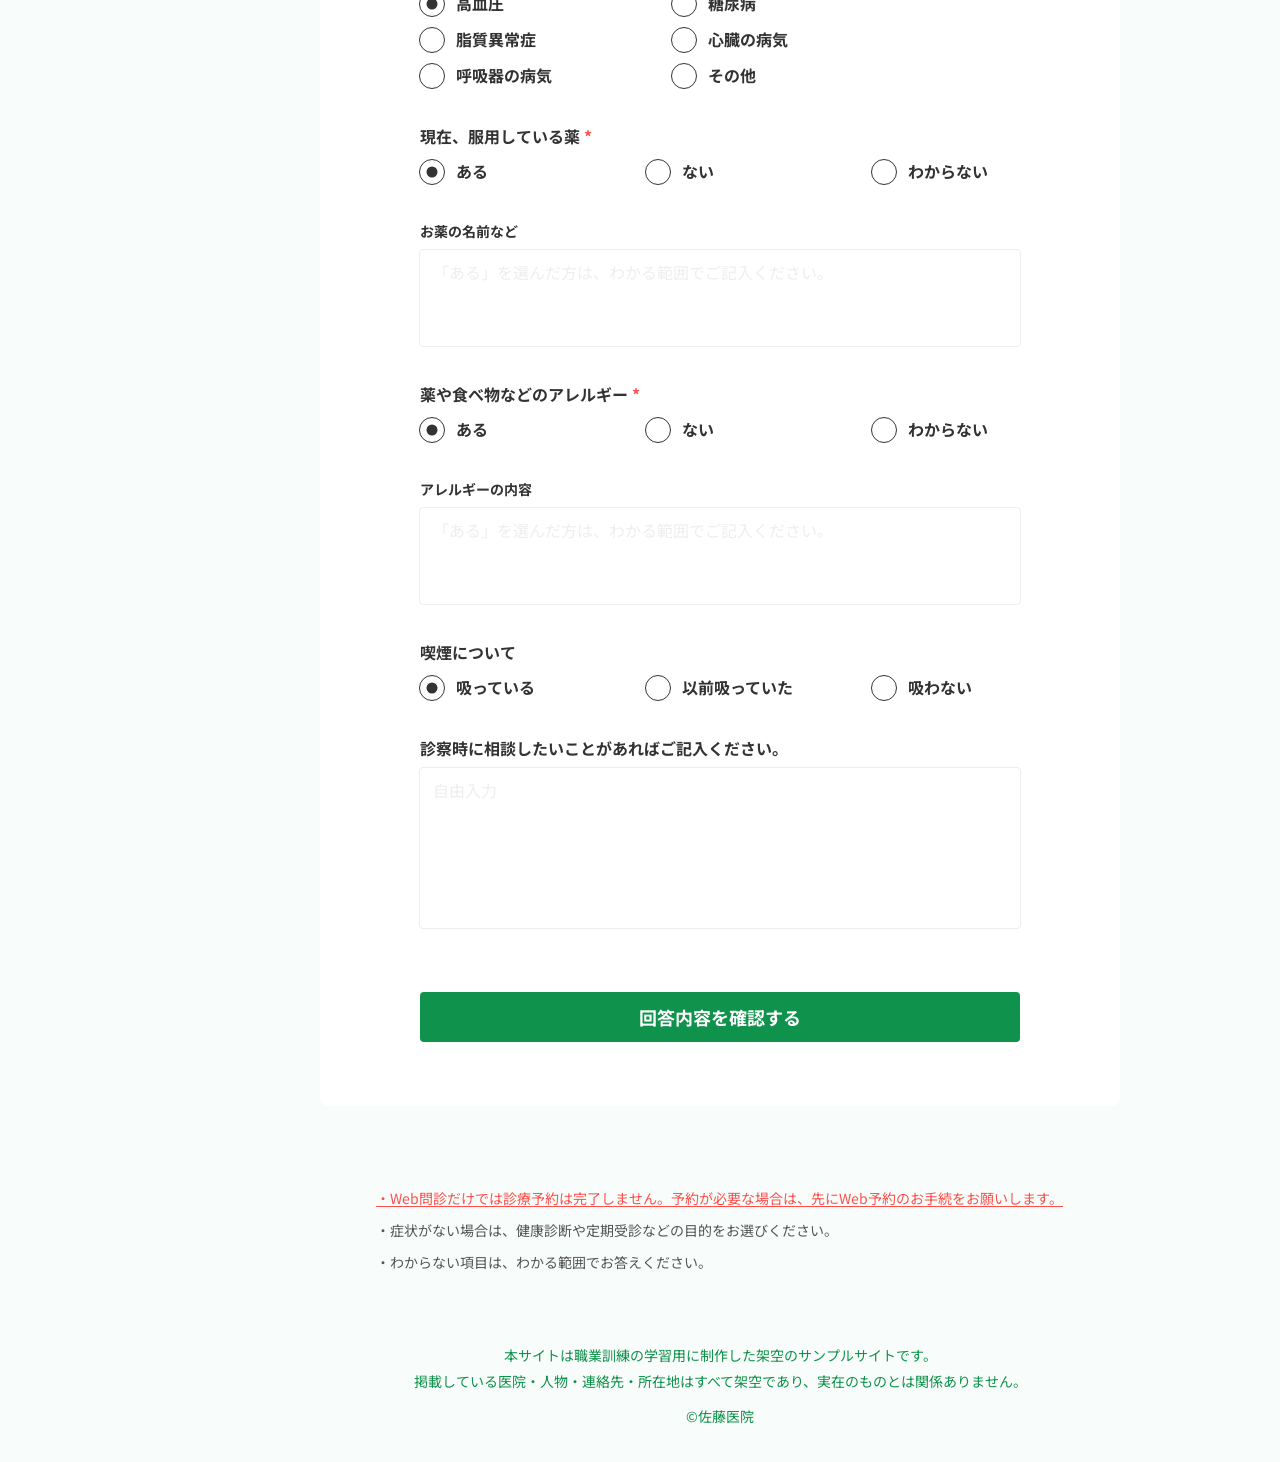
<file: webquestionnaire.html>
<!doctype html>
<html lang="ja">
<head>
  <meta charset="UTF-8">
  <meta name="viewport" content="width=device-width, initial-scale=1.0">
  <meta name="description" content="佐藤医院（架空のサンプルサイト）のWeb問診フォーム">
  <title>Web問診 | 佐藤医院</title>
  <link rel="preconnect" href="https://fonts.googleapis.com">
  <link rel="preconnect" href="https://fonts.gstatic.com" crossorigin>
  <link href="https://fonts.googleapis.com/css2?family=Noto+Sans+JP:wght@400;500;600;700&family=Zen+Old+Mincho:wght@400;500;600;700&display=swap" rel="stylesheet">
  <link rel="stylesheet" href="./css/style.css">
<script src="./js/menu.js" defer></script></head>
<body class="sc-extra-page sc-extra-page-questionnaire">
  <header class="sc-extra-site-header">
    <div class="sc-extra-back-strip"><a class="sc-extra-back-link" href="index.html"><span class="sc-extra-back-chevron" aria-hidden="true"></span>戻る</a></div>
    <div class="sc-extra-brand-strip"><a href="menuopen.html" class="sc-extra-brand-name">佐藤医院</a></div>
  </header>

  <main>
    <div class="sc-extra-page-intro">
      <h1>Web問診</h1>
      <p>診察をスムーズに進めるため、事前にWeb問診へのご回答をお願いいたします。</p>
    </div>

    <form class="sc-extra-form-card sc-extra-questionnaire-card" aria-label="Web問診フォーム">
      <section class="sc-extra-form-step sc-extra-questionnaire-step-1" aria-labelledby="questionnaire-step-1">
        <h2 class="sc-extra-step-heading" id="questionnaire-step-1"><span class="sc-extra-step-number">1</span><span>患者さまについて</span></h2>
        <div class="sc-extra-form-field sc-extra-field-start">
          <label class="sc-extra-field-label" for="question-name">お名前 <span class="sc-extra-required">*</span></label>
          <input class="sc-extra-text-input" id="question-name" name="name" type="text" autocomplete="name" placeholder="例：山田 太郎" aria-required="true">
        </div>
        <div class="sc-extra-form-field sc-extra-field-text-after">
          <label class="sc-extra-field-label" for="question-kana">フリガナ <span class="sc-extra-required">*</span></label>
          <input class="sc-extra-text-input" id="question-kana" name="kana" type="text" placeholder="例：ヤマダ タロウ" aria-required="true">
        </div>
        <div class="sc-extra-form-field sc-extra-field-text-after">
          <label class="sc-extra-field-label" for="question-birthday">生年月日 <span class="sc-extra-required">*</span></label>
          <div class="sc-extra-input-with-icon">
            <input id="question-birthday" name="birthdate" type="date" lang="en-US" aria-required="true">
            <span class="sc-extra-calendar-icon" aria-hidden="true"><img src="./assets/web_reservation_calendar_green.svg" alt=""></span>
          </div>
        </div>
      </section>

      <section class="sc-extra-form-step sc-extra-questionnaire-step-2" aria-labelledby="questionnaire-step-2">
        <h2 class="sc-extra-step-heading" id="questionnaire-step-2"><span class="sc-extra-step-number">2</span><span>現在の症状について</span></h2>
        <fieldset class="sc-extra-form-field sc-extra-field-radio sc-extra-field-start sc-extra-field-label-gap">
          <legend class="sc-extra-field-label">現在の症状をお選びください（複数選択可）</legend>
          <div class="sc-extra-option-grid sc-extra-two-col sc-extra-questionnaire-options">
            <label class="sc-extra-choice"><input type="checkbox" name="symptom" value="fever" checked><span>発熱</span></label>
            <label class="sc-extra-choice"><input type="checkbox" name="symptom" value="cough"><span>咳・たん</span></label>
            <label class="sc-extra-choice"><input type="checkbox" name="symptom" value="breath"><span>息切れ</span></label>
            <label class="sc-extra-choice"><input type="checkbox" name="symptom" value="palpitations"><span>動悸</span></label>
            <label class="sc-extra-choice"><input type="checkbox" name="symptom" value="chest"><span>胸の違和感</span></label>
            <label class="sc-extra-choice"><input type="checkbox" name="symptom" value="abdominal"><span>腹痛・胃腸の症状</span></label>
            <label class="sc-extra-choice"><input type="checkbox" name="symptom" value="headache"><span>頭痛・めまい</span></label>
            <label class="sc-extra-choice"><input type="checkbox" name="symptom" value="other"><span>その他</span></label>
          </div>
        </fieldset>
        <div class="sc-extra-form-field sc-extra-after-radio">
          <label class="sc-extra-field-label" for="symptom-start">症状が始まった時期</label>
          <div class="sc-extra-select-wrap"><select id="symptom-start" name="symptom_start">
            <option value="" selected>選択してください</option>
            <option value="today">今日</option>
            <option value="recent">2〜3日前</option>
            <option value="week">1週間ほど前</option>
            <option value="month">1か月以上前</option>
          </select></div>
        </div>
        <div class="sc-extra-form-field sc-extra-field-text-after sc-extra-field-compact-label">
          <label class="sc-extra-field-label sc-extra-small-label" for="symptom-details">症状について詳しくお聞かせください</label>
          <textarea class="sc-extra-text-area sc-extra-tall" id="symptom-details" name="symptom_details" placeholder="いつから、どのような症状があるかなど、ご自由にご記入ください。"></textarea>
        </div>
      </section>

      <section class="sc-extra-form-step sc-extra-questionnaire-step-3" aria-labelledby="questionnaire-step-3">
        <h2 class="sc-extra-step-heading" id="questionnaire-step-3"><span class="sc-extra-step-number">3</span><span>健康状態・お薬について</span></h2>
        <fieldset class="sc-extra-form-field sc-extra-field-radio sc-extra-field-start">
          <legend class="sc-extra-field-label">治療中・治療歴のある病気（複数選択可）</legend>
          <div class="sc-extra-option-grid sc-extra-two-col sc-extra-questionnaire-options">
            <label class="sc-extra-choice"><input type="checkbox" name="medical_history" value="blood_pressure" checked><span>高血圧</span></label>
            <label class="sc-extra-choice"><input type="checkbox" name="medical_history" value="diabetes"><span>糖尿病</span></label>
            <label class="sc-extra-choice"><input type="checkbox" name="medical_history" value="cholesterol"><span>脂質異常症</span></label>
            <label class="sc-extra-choice"><input type="checkbox" name="medical_history" value="heart"><span>心臓の病気</span></label>
            <label class="sc-extra-choice"><input type="checkbox" name="medical_history" value="lung"><span>呼吸器の病気</span></label>
            <label class="sc-extra-choice"><input type="checkbox" name="medical_history" value="other"><span>その他</span></label>
          </div>
        </fieldset>
        <fieldset class="sc-extra-form-field sc-extra-field-radio sc-extra-after-radio">
          <legend class="sc-extra-field-label">現在、服用している薬 <span class="sc-extra-required">*</span></legend>
          <div class="sc-extra-option-grid sc-extra-three-col sc-extra-questionnaire-options">
            <label class="sc-extra-choice"><input type="radio" name="has_medicine" value="yes" checked><span>ある</span></label>
            <label class="sc-extra-choice"><input type="radio" name="has_medicine" value="no"><span>ない</span></label>
            <label class="sc-extra-choice"><input type="radio" name="has_medicine" value="unknown"><span>わからない</span></label>
          </div>
        </fieldset>
        <div class="sc-extra-form-field sc-extra-after-radio sc-extra-field-compact-label">
          <label class="sc-extra-field-label sc-extra-small-label" for="medicine-details">お薬の名前など</label>
          <textarea class="sc-extra-text-area sc-extra-medium" id="medicine-details" name="medicine_details" placeholder="「ある」を選んだ方は、わかる範囲でご記入ください。"></textarea>
        </div>
        <fieldset class="sc-extra-form-field sc-extra-field-radio sc-extra-field-text-after">
          <legend class="sc-extra-field-label">薬や食べ物などのアレルギー <span class="sc-extra-required">*</span></legend>
          <div class="sc-extra-option-grid sc-extra-three-col sc-extra-questionnaire-options">
            <label class="sc-extra-choice"><input type="radio" name="has_allergy" value="yes" checked><span>ある</span></label>
            <label class="sc-extra-choice"><input type="radio" name="has_allergy" value="no"><span>ない</span></label>
            <label class="sc-extra-choice"><input type="radio" name="has_allergy" value="unknown"><span>わからない</span></label>
          </div>
        </fieldset>
        <div class="sc-extra-form-field sc-extra-after-radio sc-extra-field-compact-label">
          <label class="sc-extra-field-label sc-extra-small-label" for="allergy-details">アレルギーの内容</label>
          <textarea class="sc-extra-text-area sc-extra-medium" id="allergy-details" name="allergy_details" placeholder="「ある」を選んだ方は、わかる範囲でご記入ください。"></textarea>
        </div>
        <fieldset class="sc-extra-form-field sc-extra-field-radio sc-extra-field-text-after">
          <legend class="sc-extra-field-label">喫煙について</legend>
          <div class="sc-extra-option-grid sc-extra-three-col sc-extra-questionnaire-options">
            <label class="sc-extra-choice"><input type="radio" name="smoking" value="current" checked><span>吸っている</span></label>
            <label class="sc-extra-choice"><input type="radio" name="smoking" value="past"><span>以前吸っていた</span></label>
            <label class="sc-extra-choice"><input type="radio" name="smoking" value="never"><span>吸わない</span></label>
          </div>
        </fieldset>
        <div class="sc-extra-form-field sc-extra-after-radio">
          <label class="sc-extra-field-label" for="consultation">診察時に相談したいことがあればご記入ください。</label>
          <textarea class="sc-extra-text-area sc-extra-tall" id="consultation" name="consultation" placeholder="自由入力"></textarea>
        </div>
      </section>
      <button class="sc-extra-confirm-button" type="button" title="静的なデザインサンプルのため、問診の送信機能はありません。">回答内容を確認する</button>
    </form>

    <div class="sc-extra-questionnaire-notes" aria-label="Web問診についての注意事項">
      <p class="sc-extra-warning-note"><a href="webreservation.html">・Web問診だけでは診療予約は完了しません。予約が必要な場合は、先にWeb予約のお手続をお願いします。</a></p>
      <p>・症状がない場合は、健康診断や定期受診などの目的をお選びください。</p>
      <p>・わからない項目は、わかる範囲でお答えください。</p>
    </div>
  </main>

  <footer class="sc-extra-site-footer">
    <p>本サイトは職業訓練の学習用に制作した架空のサンプルサイトです。</p>
    <p>掲載している医院・人物・連絡先・所在地はすべて架空であり、実在のものとは関係ありません。</p>
    <p class="sc-extra-copyright">©佐藤医院</p>
  </footer>
 <nav class="floating-actions" aria-label="Web予約・Web問診"><img src="./assets/floating-button.svg" width="240" height="80" alt=""><a href="webreservation.html" aria-label="Web予約"></a><a href="webquestionnaire.html" aria-label="Web問診"></a></nav>
</body>
</html>
</file>
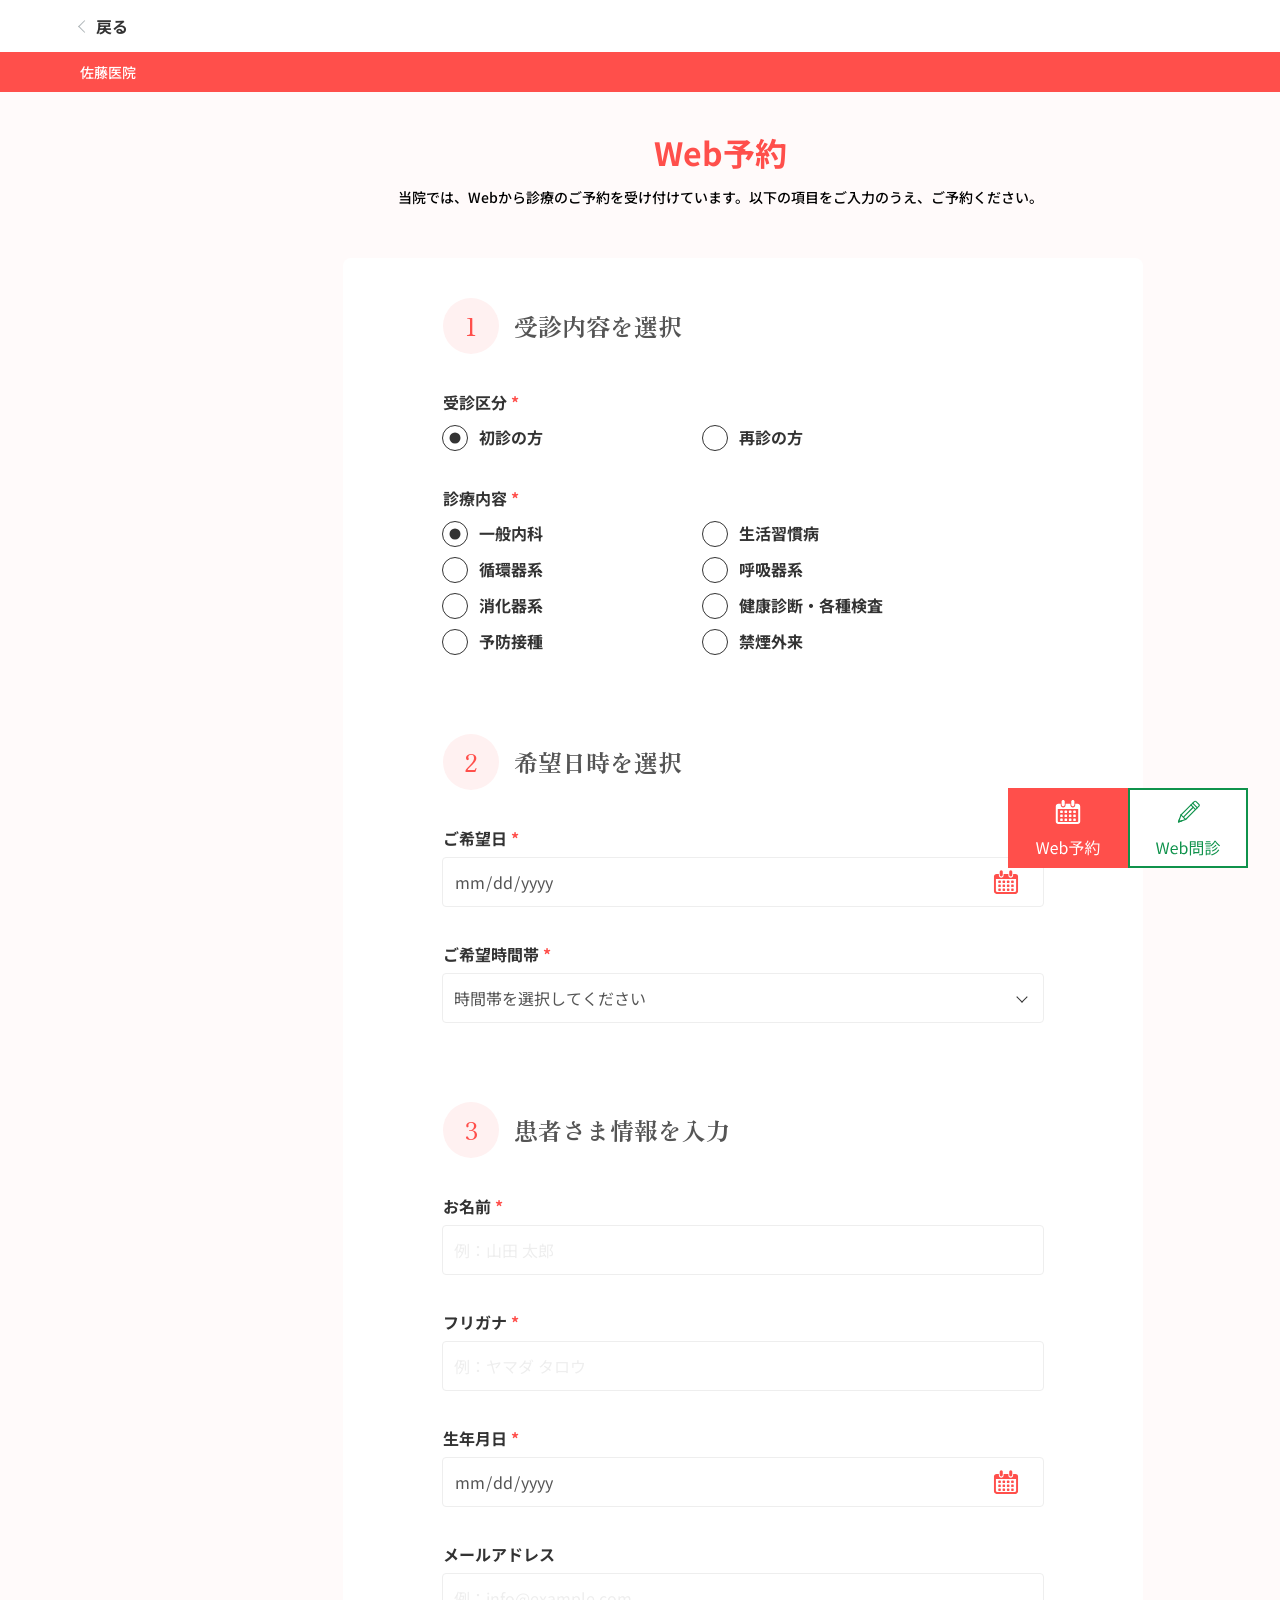
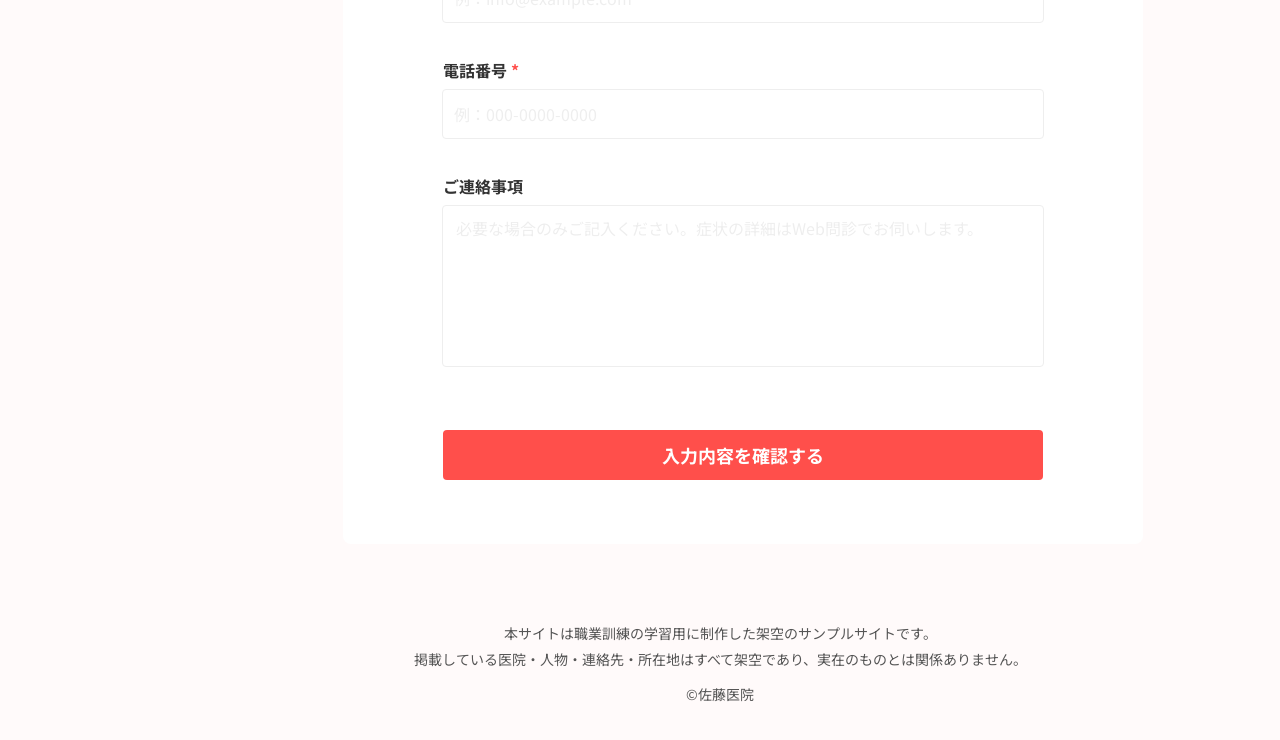
<file: webreservation.html>
<!doctype html>
<html lang="ja">
<head>
  <meta charset="UTF-8">
  <meta name="viewport" content="width=device-width, initial-scale=1.0">
  <meta name="description" content="佐藤医院（架空のサンプルサイト）のWeb予約フォーム">
  <title>Web予約 | 佐藤医院</title>
  <link rel="preconnect" href="https://fonts.googleapis.com">
  <link rel="preconnect" href="https://fonts.gstatic.com" crossorigin>
  <link href="https://fonts.googleapis.com/css2?family=Noto+Sans+JP:wght@400;500;600;700&family=Zen+Old+Mincho:wght@400;500;600;700&display=swap" rel="stylesheet">
  <link rel="stylesheet" href="./css/style.css">
<script src="./js/menu.js" defer></script></head>
<body class="sc-extra-page sc-extra-page-reservation">
  <header class="sc-extra-site-header">
    <div class="sc-extra-back-strip"><a class="sc-extra-back-link" href="index.html"><span class="sc-extra-back-chevron" aria-hidden="true"></span>戻る</a></div>
    <div class="sc-extra-brand-strip"><a href="menuopen.html" class="sc-extra-brand-name">佐藤医院</a></div>
  </header>

  <main>
    <div class="sc-extra-page-intro">
      <h1>Web予約</h1>
      <p>当院では、Webから診療のご予約を受け付けています。以下の項目をご入力のうえ、ご予約ください。</p>
    </div>

    <form class="sc-extra-form-card sc-extra-reservation-card" aria-label="Web予約フォーム">
      <section class="sc-extra-form-step sc-extra-reservation-step-1" aria-labelledby="reservation-step-1">
        <h2 class="sc-extra-step-heading" id="reservation-step-1"><span class="sc-extra-step-number">1</span><span>受診内容を選択</span></h2>
        <fieldset class="sc-extra-form-field sc-extra-field-radio sc-extra-field-start sc-extra-field-label-gap">
          <legend class="sc-extra-field-label">受診区分 <span class="sc-extra-required">*</span></legend>
          <div class="sc-extra-option-grid sc-extra-two-col sc-extra-reservation-options">
            <label class="sc-extra-choice"><input type="radio" name="visit" value="first" checked><span>初診の方</span></label>
            <label class="sc-extra-choice"><input type="radio" name="visit" value="return"><span>再診の方</span></label>
          </div>
        </fieldset>
        <fieldset class="sc-extra-form-field sc-extra-field-radio sc-extra-field-visit-type sc-extra-field-label-gap">
          <legend class="sc-extra-field-label">診療内容 <span class="sc-extra-required">*</span></legend>
          <div class="sc-extra-option-grid sc-extra-two-col sc-extra-reservation-options">
            <label class="sc-extra-choice"><input type="radio" name="department" value="internal" checked><span>一般内科</span></label>
            <label class="sc-extra-choice"><input type="radio" name="department" value="lifestyle"><span>生活習慣病</span></label>
            <label class="sc-extra-choice"><input type="radio" name="department" value="cardio"><span>循環器系</span></label>
            <label class="sc-extra-choice"><input type="radio" name="department" value="respiratory"><span>呼吸器系</span></label>
            <label class="sc-extra-choice"><input type="radio" name="department" value="digestive"><span>消化器系</span></label>
            <label class="sc-extra-choice"><input type="radio" name="department" value="checkup"><span>健康診断・各種検査</span></label>
            <label class="sc-extra-choice"><input type="radio" name="department" value="vaccine"><span>予防接種</span></label>
            <label class="sc-extra-choice"><input type="radio" name="department" value="smoking"><span>禁煙外来</span></label>
          </div>
        </fieldset>
      </section>

      <section class="sc-extra-form-step sc-extra-reservation-step-2" aria-labelledby="reservation-step-2">
        <h2 class="sc-extra-step-heading" id="reservation-step-2"><span class="sc-extra-step-number">2</span><span>希望日時を選択</span></h2>
        <div class="sc-extra-form-field sc-extra-field-start">
          <label class="sc-extra-field-label" for="visit-date">ご希望日 <span class="sc-extra-required">*</span></label>
          <div class="sc-extra-input-with-icon">
            <input id="visit-date" name="visit_date" type="date" lang="en-US" aria-required="true">
            <span class="sc-extra-calendar-icon" aria-hidden="true"><img src="./assets/web_reservation_calendar_clean.svg" alt=""></span>
          </div>
        </div>
        <div class="sc-extra-form-field sc-extra-field-text-after">
          <label class="sc-extra-field-label" for="visit-time">ご希望時間帯 <span class="sc-extra-required">*</span></label>
          <div class="sc-extra-select-wrap">
            <select id="visit-time" name="visit_time" aria-required="true">
              <option value="" selected>時間帯を選択してください</option>
              <option value="morning">午前 09:00〜12:00</option>
              <option value="afternoon">午後 13:00〜18:00</option>
            </select>
          </div>
        </div>
      </section>

      <section class="sc-extra-form-step sc-extra-reservation-step-3" aria-labelledby="reservation-step-3">
        <h2 class="sc-extra-step-heading" id="reservation-step-3"><span class="sc-extra-step-number">3</span><span>患者さま情報を入力</span></h2>
        <div class="sc-extra-form-field sc-extra-field-start">
          <label class="sc-extra-field-label" for="reserve-name">お名前 <span class="sc-extra-required">*</span></label>
          <input class="sc-extra-text-input" id="reserve-name" name="name" type="text" autocomplete="name" placeholder="例：山田 太郎" aria-required="true">
        </div>
        <div class="sc-extra-form-field sc-extra-field-text-after">
          <label class="sc-extra-field-label" for="reserve-kana">フリガナ <span class="sc-extra-required">*</span></label>
          <input class="sc-extra-text-input" id="reserve-kana" name="kana" type="text" placeholder="例：ヤマダ タロウ" aria-required="true">
        </div>
        <div class="sc-extra-form-field sc-extra-field-text-after">
          <label class="sc-extra-field-label" for="birthdate">生年月日 <span class="sc-extra-required">*</span></label>
          <div class="sc-extra-input-with-icon">
            <input id="birthdate" name="birthdate" type="date" lang="en-US" aria-required="true">
            <span class="sc-extra-calendar-icon" aria-hidden="true"><img src="./assets/web_reservation_calendar_clean.svg" alt=""></span>
          </div>
        </div>
        <div class="sc-extra-form-field sc-extra-field-text-after">
          <label class="sc-extra-field-label" for="reserve-email">メールアドレス</label>
          <input class="sc-extra-text-input" id="reserve-email" name="email" type="email" autocomplete="email" placeholder="例：info@example.com">
        </div>
        <div class="sc-extra-form-field sc-extra-field-text-after">
          <label class="sc-extra-field-label" for="reserve-phone">電話番号 <span class="sc-extra-required">*</span></label>
          <input class="sc-extra-text-input" id="reserve-phone" name="phone" type="tel" autocomplete="tel" placeholder="例：000-0000-0000" aria-required="true">
        </div>
        <div class="sc-extra-form-field sc-extra-field-text-after">
          <label class="sc-extra-field-label" for="reserve-message">ご連絡事項</label>
          <textarea class="sc-extra-text-area sc-extra-tall" id="reserve-message" name="message" placeholder="必要な場合のみご記入ください。症状の詳細はWeb問診でお伺いします。"></textarea>
        </div>
      </section>
      <button class="sc-extra-confirm-button" type="button" title="静的なデザインサンプルのため、予約の送信機能はありません。">入力内容を確認する</button>
    </form>
  </main>

  <footer class="sc-extra-site-footer">
    <p>本サイトは職業訓練の学習用に制作した架空のサンプルサイトです。</p>
    <p>掲載している医院・人物・連絡先・所在地はすべて架空であり、実在のものとは関係ありません。</p>
    <p class="sc-extra-copyright">©佐藤医院</p>
  </footer>
 <nav class="floating-actions" aria-label="Web予約・Web問診"><img src="./assets/floating-button.svg" width="240" height="80" alt=""><a href="webreservation.html" aria-label="Web予約"></a><a href="webquestionnaire.html" aria-label="Web問診"></a></nav>
</body>
</html>
</file>
<file: css/style.css>
:root {
    --ink: #333333;
    --body: #555555;
    --pale: #F4F4F6;
    --light-gray: #CCCCCC;
    --rule: #E0E0E0;
    --green: #0F924B;
    --mint: #ECF6F1;
    --red: #FF4F4B;
    --blue: #4BB3E3;
    --sans: 'Noto Sans JP', 'Hiragino Kaku Gothic ProN', 'Yu Gothic', sans-serif;
    --mincho: 'Zen Old Mincho', 'Hiragino Mincho ProN', 'Yu Mincho', serif
}

*,
*::before,
*::after {
    box-sizing: border-box
}

html {
    scroll-behavior: smooth;
    scroll-padding-top: 110px
}

body {
    width: 100%;
    min-width: 0;
    margin: 0;
    background: white;
    color: var(--body);
    font-family: var(--sans);
    font-size: 14px;
    font-weight: 400;
    line-height: 1.8;
    -webkit-font-smoothing: antialiased;
    text-rendering: optimizeLegibility
}

img {
    max-width: 100%;
    display: block
}

button,
input,
select,
textarea {
    font: inherit
}

a {
    color: inherit;
    text-decoration: none
}

a:hover {
    color: var(--green)
}

button,
a,
summary {
    -webkit-tap-highlight-color: transparent
}

a:focus-visible,
summary:focus-visible,
button:focus-visible,
input:focus-visible,
select:focus-visible,
textarea:focus-visible {
    outline: 2px solid var(--green);
    outline-offset: 3px
}

p,
h1,
h2,
h3,
figure,
dl,
dd {
    margin: 0
}

h1,
h2,
h3 {
    font-weight: 400
}

.svg-icon {
    width: 22px;
    height: 22px;
    display: inline-block;
    vertical-align: middle;
    flex: none
}

.section-mincho {
    font-family: var(--mincho);
    font-weight: 500;
    color: var(--body);
    letter-spacing: .055em
}

.title-en {
    font-family: var(--sans);
    font-size: 14px;
    font-weight: 400;
    letter-spacing: .28em;
    line-height: 24px;
    color: var(--body)
}

.small-en {
    font-family: var(--sans);
    font-size: 12px;
    line-height: 20px;
    letter-spacing: .035em;
    color: var(--body)
}

/* Header: positions are based on the 1440px-wide reference PDFs. */
.site-header {
    position: relative;
    z-index: 20;
    height: 100px;
    width: 100%;
    min-width: 0;
    background: #fff;
    color: var(--ink);
    font-size: 13px;
    line-height: 1.4
}

.site-logo {
    position: absolute;
    top: 30px;
    left: 31px;
    display: block;
    width: 140px;
    height: 42px
}

.site-logo img {
    width: 140px;
    height: 42px;
    object-fit: contain
}

/* The hamburger starts 32.5px from the header right edge; leave an 80px gap. */
.header-upper {
    position: absolute;
    top: 12px;
    right: 112.5px;
    width: max-content;
    height: 36px;
    display: flex;
    align-items: center;
    gap: 80px;
    white-space: nowrap;
    font-size: 14px
}

.header-upper>a {
    flex: none
}

.header-upper>a:not(.book-button) {
    display: inline-flex;
    align-items: center;
    gap: 6px
}

.header-access .svg-icon {
    width: 25px;
    height: 25px
}

.header-upper > a.header-access {
    gap: 5px
}

.book-button {
    height: 34px;
    width: 130px;
    border: 1px solid var(--red);
    color: var(--red);
    display: flex;
    align-items: center;
    justify-content: center;
    gap: 9px;
    font-size: 12px;
    transition: background .2s, color .2s
}

.book-button svg,
.book-button img {
    width: 20px;
    height: 20px;
    object-fit: contain
}

.book-button img {
    transform: translateY(-1px)
}

.reservation-strip-button img {
    transform: translateY(-3px)
}

.reservation-button-label {
    transform: translateY(-2px)
}

.book-button:hover img,
.foot-reservation:hover img {
    filter: brightness(0) invert(1)
}

.book-button:hover {
    color: #fff;
    background: var(--red)
}

.primary-nav {
    position: absolute;
    top: 61px;
    right: 48px;
    width: max-content;
    display: grid;
    grid-template-columns: 220px 198px 230px max-content;
    align-items: start;
    gap: 0;
    min-height: 38px
}

.header-dropdown {
    position: relative;
    min-height: 35px;
    z-index: 5
}

.header-dropdown summary {
    list-style: none;
    display: flex;
    align-items: center;
    gap: 15px;
    height: 27px;
    cursor: pointer;
    white-space: nowrap
}

.header-nav-dot {
    display: inline-block;
    margin: 0 -.15em
}

.header-dropdown summary::-webkit-details-marker,
.all-menu summary::-webkit-details-marker,
.faq-item summary::-webkit-details-marker {
    display: none
}

.header-dropdown summary:hover,
.nav-single:hover {
    color: var(--green)
}

.tiny-triangle {
    display: block;
    width: 0;
    height: 0;
    border-left: 5px solid transparent;
    border-right: 5px solid transparent;
    border-top: 6px solid var(--ink);
    margin-left: 2px;
    transition: transform .2s
}

.header-dropdown[open] .tiny-triangle {
    transform: rotate(180deg)
}

.dropdown-panel {
    position: absolute;
    top: 30px;
    left: -12px;
    min-width: 165px;
    padding: 13px 12px 14px;
    background: #fff;
    box-shadow: 0 5px 18px rgba(0, 0, 0, .10);
    z-index: 30;
    display: flex;
    flex-direction: column;
    gap: 0
}

.dropdown-panel a {
    display: block;
    font-size: 14px;
    color: var(--ink);
    padding: 10px 0;
    white-space: nowrap
}

.dropdown-panel a:hover {
    color: var(--green)
}

.nav-single {
    height: 27px;
    display: flex;
    align-items: center;
    white-space: nowrap
}

.all-menu {
    position: absolute;
    top: 16px;
    right: 5px;
    z-index: 35;
    width: 36px
}

.all-menu>summary {
    cursor: pointer;
    list-style: none;
    display: flex;
    align-items: center;
    flex-direction: column;
    gap: 5px;
    text-align: center
}

.hamburger {
    width: 19px;
    display: flex;
    flex-direction: column;
    gap: 4px;
    margin: 1px auto 0
}

.hamburger span {
    display: block;
    width: 19px;
    height: 2px;
    background: var(--ink)
}

.all-menu summary small {
    font-size: 10px;
    letter-spacing: .02em;
    line-height: 14px
}

.all-menu-panel {
    position: absolute;
    top: 72px;
    right: 0;
    width: 290px;
    background: #fff;
    box-shadow: 0 8px 20px rgba(0, 0, 0, .12);
    padding: 25px 30px 30px;
    display: flex;
    flex-direction: column;
    gap: 12px;
    font-size: 14px
}

.all-menu-panel strong {
    font-size: 14px;
    color: var(--green);
    letter-spacing: .2em;
    margin-bottom: 4px
}

/* Shared page heading */
.page-title {
    height: 190px;
    text-align: center;
    padding-top: 88px
}

.page-title h1 {
    font-family: var(--mincho);
    font-size: 32px;
    font-weight: 500;
    letter-spacing: .12em;
    line-height: 1.55;
    margin-top: 7px
}

/* Reusable schedule */
.schedule-table {
    width: 100%;
    border-collapse: separate;
    border-spacing: 3px 0;
    table-layout: fixed;
    font-size: 12px;
    line-height: 1.3;
    color: var(--body)
}

.schedule-table th,
.schedule-table td {
    text-align: center;
    font-weight: 400;
    white-space: nowrap;
    height: 32px
}

.schedule-table thead th {
    background: var(--pale)
}

.schedule-table thead th:first-child {
    width: 146px
}

.schedule-table tbody th {
    text-align: center;
    white-space: nowrap
}

.schedule-table tbody td,
.schedule-table tbody th {
    border-bottom: 1px solid var(--rule)
}

.schedule-table .saturday {
    color: var(--blue)
}

.schedule-table .sunday {
    color: var(--red)
}

.schedule-remarks {
    display: flex;
    align-items: start;
    justify-content: space-between;
    gap: 12px;
    margin-top: 6px
}

.schedule-notes {
    flex: none;
    white-space: nowrap
}

.schedule-notes p {
    line-height: 21px
}

.schedule-notes b {
    font-weight: 500;
    color: var(--green);
    font-size: 12px
}

.schedule-legend {
    font-size: 12px;
    white-space: nowrap;
    line-height: 22px
}

.schedule-caution {
    font-size: 11px;
    color: var(--body);
    margin-top: 4px;
    line-height: 1.6
}

/* Footer */
.site-footer {
    height: 980px;
    background: var(--mint);
    padding: 80px 0 36px
}

.footer-contact {
    position: relative;
    width: 960px;
    height: auto;
    background: #fff;
    margin: 0 auto;
    display: grid;
    grid-template-columns: 300px 1fr;
    gap: 75px;
    padding: 37px 40px 40px
}

.footer-contact-left {
    padding-top: 85px
}

.foot-address {
    font-size: 12px;
    white-space: nowrap;
    margin-bottom: 12px
}

.foot-access {
    width: 220px;
    height: 41px;
    display: flex;
    align-items: center;
    justify-content: center;
    gap: 6px;
    background: var(--pale);
    font-size: 14px
}

.foot-access .svg-icon {
    height: 25px;
    width: 25px
}

.foot-phone {
    font-size: 20px;
    margin: 12px 0 14px;
    white-space: nowrap
}

.foot-phone span {
    font-size: 12px;
    margin-left: 13px
}

.foot-reservation {
    height: 42px;
    width: 260px;
    border: 1px solid var(--red);
    color: var(--red);
    display: flex;
    align-items: center;
    justify-content: center;
    gap: 7px;
    font-size: 12px
}

.foot-reservation .svg-icon {
    width: 16px;
    height: 16px
}

.foot-reservation:hover {
    background: var(--red);
    color: #fff
}

.foot-small-actions {
    display: flex;
    width: 260px;
    gap: 10px;
    margin-top: 18px
}

.foot-small-actions a {
    width: 125px;
    height: 63px;
    border: 1px solid var(--green);
    display: flex;
    align-items: center;
    justify-content: center;
    flex-direction: column;
    line-height: 22px;
    color: var(--green);
    font-size: 12px
}

.foot-small-actions a:hover {
    background: var(--green);
    color: #fff
}

.foot-small-actions svg,
.foot-small-actions img {
    height: 18px;
    width: 18px;
    object-fit: contain
}

.foot-small-actions a:hover img {
    filter: brightness(0) invert(1)
}

.footer-contact-right {
    min-width: 0;
    padding-top: 89px
}

.footer-brand {
    position: absolute;
    top: 37px;
    left: 50%;
    transform: translateX(-50%);
    display: block;
    width: 187px;
    margin: 0
}

.footer-brand img {
    width: 187px;
    height: 56px;
    object-fit: contain
}

.schedule-compact .schedule-table {
    border-spacing: 3px 0;
    font-size: 10px
}

.schedule-compact .schedule-table thead th:first-child {
    width: 130px
}

.schedule-compact .schedule-table td,
.schedule-compact .schedule-table th {
    height: 30px
}

.schedule-compact .schedule-notes p {
    line-height: 18px
}

.schedule-compact .schedule-notes b {
    font-size: 10px
}

.schedule-compact .schedule-legend {
    font-size: 10px
}

.schedule-compact .schedule-remarks {
    gap: 4px
}

.schedule-compact .schedule-caution {
    font-size: 10px;
    margin-top: 5px
}

.footer-nav {
    width: 730px;
    margin: 77px auto 0;
    display: grid;
    grid-template-columns: 289px 317px 124px;
    gap: 0;
    font-size: 13px;
    line-height: 1.5;
    color: var(--ink)
}

.footer-nav>div {
    display: flex;
    flex-direction: column;
    align-items: flex-start;
    gap: 13px
}

.footer-nav b {
    font-weight: 600
}

.copyright {
    display: block;
    margin-top: 78px;
    text-align: center;
    color: var(--green);
    font-size: 12px
}

.site-footer.site-footer-with-notice {
    height: auto;
    min-height: 980px
}

.footer-notice {
    margin: 74px auto 0;
    text-align: center;
    font-size: 12px;
    color: #0F924B
}

.footer-notice + .copyright {
    margin-top: 24px
}

/* Viewport-fixed actions stay below the header and modal layers. */
.floating-actions {
    position: fixed;
    right: max(32px, env(safe-area-inset-right, 0px));
    bottom: max(32px, env(safe-area-inset-bottom, 0px));
    z-index: 15;
    display: grid;
    grid-template-columns: repeat(2, 120px);
    width: 240px;
    height: 80px
}

.floating-actions > img {
    position: absolute;
    inset: 0;
    width: 240px;
    height: 80px;
    pointer-events: none
}

.floating-actions > a {
    position: relative;
    display: block;
    height: 80px
}

/* TOP */
.hero-wrap {
    position: relative
}

.hero-access-badge {
    position: absolute;
    z-index: 4;
    right: 64px;
    bottom: -16px;
    width: 144px;
    height: 144px
}

.hero {
    position: relative;
    width: 100%;
    height: 560px;
    overflow: hidden;
    background: #dce6e0 url('../assets/patient_1.jpg') center center/cover no-repeat;
    isolation: isolate
}

.hero-slide {
    position: absolute;
    top: -165px;
    left: calc(50% - 768px);
    width: 1610px;
    height: 920px;
    max-width: none;
    object-fit: cover;
    object-position: center;
    opacity: 0;
    animation-delay: 12s, var(--hero-zoom-delay);
    animation-duration: 36s;
    animation-iteration-count: infinite;
    animation-timing-function: linear;
    animation-fill-mode: both;
    will-change: opacity, transform;
    backface-visibility: hidden;
    pointer-events: none
}

.hero-slide-one {
    --hero-zoom-delay: 0s;
    transform-origin: 65% 45%;
    animation-name: hero-patient, hero-zoom
}

.hero-slide-two {
    --hero-zoom-delay: 12s;
    transform-origin: 55% 40%;
    animation-name: hero-medical, hero-zoom
}

.hero-slide-three {
    --hero-zoom-delay: 24s;
    transform-origin: 70% 55%;
    animation-name: hero-information, hero-zoom
}

/* Every 12s a new 10s dissolve starts (after the initial 12s hold). */
@keyframes hero-patient {
    0% {
        opacity: 1
    }

    27.7778%,
    66.6667% {
        opacity: 0
    }

    94.4445%,
    100% {
        opacity: 1
    }
}

@keyframes hero-medical {
    0% {
        opacity: 0
    }

    27.7778%,
    33.3333% {
        opacity: 1
    }

    61.1111%,
    100% {
        opacity: 0
    }
}

@keyframes hero-information {

    0%,
    33.3333% {
        opacity: 0
    }

    61.1111%,
    66.6667% {
        opacity: 1
    }

    94.4445%,
    100% {
        opacity: 0
    }
}

/* Zoom through each 22s visible interval; reset only after the fade-out. */
@keyframes hero-zoom {
    0% {
        transform: scale(1)
    }

    61.1111% {
        transform: scale(1.2)
    }

    61.1112%,
    100% {
        transform: scale(1)
    }
}

.hero-title {
    position: absolute;
    z-index: 3;
    top: 235px;
    left: 50%;
    transform: translateX(-50%);
    display: flex;
    justify-content: space-between;
    width: 480px;
    white-space: nowrap;
    font-family: var(--mincho);
    font-weight: 400;
    letter-spacing: 0;
    font-size: 56px;
    line-height: 1.5;
    color: #fff;
    text-shadow: 0 2px 14px rgba(80, 80, 80, .54)
}

.hero-title>span {
    flex: none
}

.hero-title>span+span {
    margin-left: -3px
}

.hero-title>span:nth-child(2),
.hero-title>span:nth-child(9) {
    margin-left: 0
}

.hero-title>span:nth-child(5) {
    margin-left: -6px
}

.hero-title>span:nth-child(6) {
    margin-left: -10px
}

.hero-title>span:nth-child(7) {
    margin-left: -8px
}

.hero-title>span:nth-child(8) {
    margin-left: -5px
}

.home-intro {
    height: 755px;
    padding: 99px 0 0;
    display: grid;
    grid-template-columns: 510px 510px;
    column-gap: 160px;
    justify-content: center
}

.home-intro h2 {
    font-size: 22px;
    line-height: 32px;
    margin-bottom: 30px
}

.home-hours-copy {
    font-size: 14px;
    line-height: 26px;
    margin-bottom: 35px
}

.home-news .home-news-item {
    display: block;
    margin-bottom: 28px
}

.news-meta {
    display: flex;
    align-items: center;
    gap: 20px
}

.news-meta time {
    color: var(--green);
    font-size: 14px
}

.news-tag {
    background: var(--pale);
    padding: 4px 7px;
    border-radius: 0;
    font-size: 12px;
    color: var(--body)
}

.home-news-item p {
    font-size: 16px;
    line-height: 28px;
    font-weight: 500;
    margin-top: 10px
}

.home-news-more {
    display: block;
    text-align: right;
    margin-top: 35px;
    font-size: 14px
}

.home-news-more span {
    margin-left: 32px
}

.reservation-strip {
    height: auto;
    background: var(--mint);
    text-align: center;
    padding: 30px 0
}

.reservation-strip h2 {
    font-size: 20px;
    font-weight: 600;
    color: var(--green);
    line-height: 35px
}

.reservation-strip>p {
    font-size: 18px;
    line-height: 27px;
    margin-top: 15px
}

.reservation-copy-dot {
    display: inline-block;
    margin: 0 -.15em
}

.reservation-strip-button {
    display: flex;
    gap: 10px;
    align-items: center;
    justify-content: center;
    width: 227px;
    height: 48px;
    margin: 18px auto 0;
    border: 1px solid var(--green);
    color: var(--green);
    font-size: 20px
}

.reservation-strip-button svg,
.reservation-strip-button img {
    width: 25px;
    height: 25px;
    object-fit: contain
}

.reservation-strip-button:hover img {
    filter: brightness(0) invert(1)
}

.reservation-strip-button:hover {
    background: var(--green);
    color: #fff
}

.reservation-strip .reservation-phone-label {
    margin-top: 32px;
    font-size: 17px
}

.reservation-strip .reservation-phone {
    font-size: 19px;
    font-weight: 500;
    margin-top: 8px
}

.guide-head {
    height: 340px;
    display: flex;
    align-items: center;
    justify-content: flex-end;
    flex-direction: column;
    padding-bottom: 69px;
    gap: 6px
}

.guide-head h2 {
    font-size: 30px
}

.guide-photo {
    height: 563px;
    background: url('../assets/hospital_6.jpg') left 69%/106.666667% auto no-repeat;
    display: flex;
    align-items: center;
    justify-content: center
}

.guide-panel {
    width: 310px;
    height: 523px;
    background: rgba(255, 255, 255, .95);
    padding: 20px 48px 23px;
    text-align: center;
    color: var(--body)
}

.guide-panel h3 {
    font-family: var(--mincho);
    font-size: 28px;
    font-weight: 500;
    line-height: 1.6
}

.guide-en {
    font-size: 14px;
    line-height: 24px;
    display: block;
    margin-bottom: 12px
}

.guide-panel nav a {
    height: 50px;
    border-bottom: 2px solid var(--rule);
    display: flex;
    align-items: center;
    justify-content: space-between;
    font-size: 16px;
    padding: 8px 20px 0;
    line-height: 1.3;
    white-space: nowrap
}

.round-arrow {
    display: block;
    flex: none;
    width: 16px;
    height: 16px;
    object-fit: contain
}

.guide-panel nav a:first-child {
    height: 42px
}

.guide-all {
    height: 30px;
    border: 1px solid var(--green);
    display: flex;
    justify-content: center;
    align-items: center;
    margin-top: 20px;
    color: var(--green);
    font-size: 16px
}

.guide-all:hover {
    background: var(--green);
    color: #fff
}

.home-message {
    height: 1188px;
    padding-top: 218px
}

.message-row {
    width: 1084px;
    margin: 0 auto;
    display: grid;
    grid-template-columns: 480px 1fr;
    gap: 64px
}

.message-photo {
    width: 480px;
    height: 300px;
    overflow: hidden;
    align-self: center
}

.message-photo>img {
    width: 100%;
    height: 100%;
    object-fit: cover;
    object-position: right center;
    transform: translateX(4px) scale(1.02);
    transform-origin: right center
}

.message-text {
    padding-top: 0
}

.message-text .section-mincho {
    font-size: 26px;
    line-height: 1.7;
    margin: 12px 0 22px
}

.message-text p {
    font-size: 14px;
    line-height: 32px;
    letter-spacing: .01em
}

.outline-link {
    display: flex;
    border: 1px solid var(--green);
    color: var(--green);
    width: 154px;
    height: 46px;
    align-items: center;
    justify-content: space-around;
    font-size: 16px;
    margin-top: 47px
}

.outline-link svg {
    display: block;
    width: 8px;
    height: 12px;
    flex: none
}

.outline-link:hover {
    background: var(--green);
    color: #fff
}

.home-feature-links {
    width: 758px;
    display: flex;
    justify-content: space-between;
    gap: 70px;
    margin: 190px auto 0
}

.home-feature-links>a {
    width: 206px;
    height: 164px;
    border: 1px solid #555;
    display: flex;
    justify-content: center;
    align-items: center;
    flex-direction: column;
    color: var(--body);
    flex: none
}

.home-feature-links>a:hover {
    border-color: var(--green);
    color: var(--green)
}

.feature-icon {
    width: 37px;
    height: 37px;
    object-fit: contain;
    color: var(--green)
}

.feature-icon-faq {
    width: 32px;
    height: 32px
}

.question-icon {
    display: flex;
    justify-content: center;
    align-items: center;
    width: 32px;
    height: 32px;
    border-radius: 50%;
    background: var(--green);
    color: white;
    font-family: Arial, sans-serif;
    font-size: 27px;
    font-weight: 700;
    line-height: 32px
}

.home-feature-links>a span:not(.question-icon) {
    font-size: 21px;
    font-weight: 400;
    line-height: 30px
}

.home-feature-links small {
    font-size: 10px;
    line-height: 16px
}

.home-philosophy-link {
    display: flex;
    gap: 6px;
    align-items: center;
    justify-content: center;
    background: var(--green);
    color: white;
    width: 230px;
    height: 36px;
    margin: 134px auto 0;
    font-size: 15px
}

.home-philosophy-dot {
    display: inline-block;
    margin: 0 -.15em
}

.home-philosophy-link>span {
    line-height: 1
}

.home-philosophy-link .svg-icon {
    display: block;
    align-self: center;
    height: 15px;
    width: 15px;
    transform: translateY(0px)
}

.home-philosophy-link:hover {
    background: #0b7139;
    color: white
}

/* NEWS */
.news-page-content {
    width: 960px;
    margin: 38px auto 199px
}

.news-filters {
    display: flex;
    gap: 16px;
    align-items: center;
    margin-bottom: 118px
}

.news-filters a {
    display: flex;
    align-items: center;
    justify-content: center;
    padding: 7px 15px;
    background: var(--pale);
    border-radius: 7px;
    font-size: 14px
}

.news-filters .selected {
    background: var(--green);
    color: white
}

.news-card {
    width: 960px;
    padding: 0 0 42px;
    margin-bottom: 60px;
    border-bottom: 1px solid var(--rule);
    scroll-margin-top: 115px
}

.news-card:last-child {
    margin-bottom: 0
}

.news-card .news-meta time {
    color: var(--body);
    font-size: 13px
}

.news-card .news-meta {
    gap: 70px
}

.news-card .news-tag {
    border-radius: 9px;
    font-size: 12px
}

.news-card h2 {
    font: 500 22px/1.6 var(--mincho);
    letter-spacing: .06em;
    color: var(--body);
    margin-top: 27px;
    margin-bottom: 24px
}

.news-card p {
    font-size: 14px;
    line-height: 25px
}

/* ABOUT */
.about-title-tight {
    font-feature-settings: "palt" 1;
    letter-spacing: -.1em
}

.about-title-kern-close {
    margin-left: -.1em
}

.about-greeting {
    height: 737px;
    width: 960px;
    margin: 37px auto 0;
    position: relative
}

.greeting-copy {
    width: 710px;
    padding-top: 0
}

.greeting-copy h2 {
    font-size: 28px;
    line-height: 1.6;
    margin: 10px 0 26px
}

.greeting-copy>p:not(.greeting-signature) {
    width: 624px;
    font-size: 14px;
    line-height: 32px;
    margin-bottom: 32px;
    letter-spacing: .005em
}

.greeting-copy .greeting-signature {
    margin-top: 28px
}

.greeting-signature span {
    display: block;
    font-size: 13px
}

.greeting-signature strong {
    display: block;
    font: 500 24px/1.7 var(--mincho);
    margin-top: 12px
}

.about-greeting>.about-photo-greeting {
    position: absolute;
    left: 624px;
    top: 159px;
    width: 336px;
    height: 352px;
    -webkit-mask-image: linear-gradient(to right, transparent 48.48px, #000 124px);
    mask-image: linear-gradient(to right, transparent 48.48px, #000 124px)
}

.about-feature,
.about-future {
    height: 452px;
    display: flex;
    align-items: center;
    justify-content: center
}

.feature-mint {
    background: var(--mint)
}

.feature-white {
    background: #fff
}

.about-feature-inner {
    width: 960px;
    display: grid;
    grid-template-columns: 480px 400px;
    gap: 80px;
    align-items: center
}

.about-feature-copy h2 {
    font-size: 28px;
    line-height: 1.55;
    margin: 11px 0 25px
}

.about-feature-copy p,
.about-feature-copy li {
    font-size: 14px;
    line-height: 32px
}

.about-feature-copy ul {
    padding-left: 22px;
    margin: 20px 0 0
}

.about-feature:nth-of-type(4) {
    height: 488px
}

.about-feature-inner>.about-photo {
    width: 396px;
    height: 292px;
    justify-self: end
}

.about-philosophy {
    height: 818px;
    background: var(--mint);
    padding: 80px 0 0
}

.about-philosophy-inner {
    width: 960px;
    margin: 0 auto
}

.about-philosophy h2 {
    font-size: 28px;
    line-height: 1.6;
    margin: 10px 0 23px
}

.about-philosophy-dot {
    display: inline-block;
    margin-inline: -.25em
}

.about-philosophy-tight {
    font-feature-settings: "palt" 1;
    letter-spacing: -.1em
}

.about-philosophy-kern-close {
    margin-left: -.08em
}

.about-philosophy-kern-wide {
    margin-left: .1em
}

.about-philosophy-inner>p {
    font-size: 14px;
    line-height: 32px;
    margin-bottom: 42px
}

.philosophy-lists {
    display: grid;
    grid-template-columns: 1fr 1fr;
    gap: 32px
}

.philosophy-lists ol {
    list-style: none;
    padding: 0;
    margin: 0
}

.philosophy-lists li {
    border-top: 1px solid #d7e6df;
    padding: 22px 20px 17px;
    min-height: 113px
}

.philosophy-lists li:last-child {
    border-bottom: 1px solid #d7e6df
}

.philosophy-lists h3 {
    font: 500 22px/1.7 var(--mincho)
}

.philosophy-lists p {
    font-size: 13px;
    line-height: 1.8
}

.about-future {
    height: 520px
}

.about-future .about-feature-inner>.about-photo {
    transform: translateY(-34px)
}

.about-facilities {
    padding: 120px 0 199px
}

.facility-header {
    text-align: center;
    margin-bottom: 74px
}

.facility-header h2 {
    font-size: 30px;
    line-height: 1.6;
    margin-top: 8px
}

.facility-grid {
    width: 904px;
    margin: 0 auto;
    display: grid;
    grid-template-columns: repeat(2, 420px);
    gap: 75px 64px
}

.facility-grid figure {
    position: relative;
    left: 12px
}

.facility-grid .about-photo-facility {
    top: 3px;
    width: 396px;
    height: 292px
}

.facility-grid figcaption {
    font-size: 14px;
    margin-top: 38px
}

/* About photo frames and crop offsets follow about.pdf. */
.about-photo {
    position: relative;
    overflow: hidden
}

.about-photo>img {
    position: absolute;
    max-width: none;
    width: var(--about-photo-width);
    height: var(--about-photo-height);
    left: var(--about-photo-left);
    top: var(--about-photo-top)
}

.about-photo-greeting {
    --about-photo-width: 615.519px;
    --about-photo-height: 352px;
    --about-photo-left: -203px;
    --about-photo-top: 0px
}

.about-photo-approach {
    --about-photo-width: 742px;
    --about-photo-height: 424px;
    --about-photo-left: -346px;
    --about-photo-top: -52px
}

.about-photo-community {
    --about-photo-width: 511px;
    --about-photo-height: 292px;
    --about-photo-left: -28px;
    --about-photo-top: 0px
}

.about-photo-family {
    --about-photo-width: 718px;
    --about-photo-height: 410.286px;
    --about-photo-left: -322px;
    --about-photo-top: -63.643px;
    transform: translateY(4.5px)
}

.about-photo-team {
    --about-photo-width: 511px;
    --about-photo-height: 292px;
    --about-photo-left: 0px;
    --about-photo-top: 0px
}

.about-photo-future {
    --about-photo-width: 511px;
    --about-photo-height: 292px;
    --about-photo-left: -45px;
    --about-photo-top: 0px
}

.about-photo-facility {
    --about-photo-width: 525px;
    --about-photo-height: 300px;
    --about-photo-left: -65px;
    --about-photo-top: -4px
}

/* STAFF */
.staff-title-kana {
    font-feature-settings: "palt" 1;
    letter-spacing: -.06em;
    margin-right: .08em
}

.staff-title-tight {
    margin-left: -.15em
}

.staff-title-tsu {
    margin-left: -.2em
}

.staff-title-ta {
    margin-left: -.05em
}

.staff-description {
    width: 880px;
    margin: 40px auto 72px;
    font-size: 14px;
    line-height: 32px
}

.staff-grid {
    width: 700px;
    margin: 0 auto;
    display: grid;
    grid-template-columns: 250px 250px;
    column-gap: 200px;
    row-gap: 80px
}

.staff-photo-frame {
    position: relative;
    width: 250px;
    height: 330px;
    overflow: hidden
}

.staff-photo {
    position: absolute;
    width: auto;
    max-width: none
}

.staff-card:nth-child(1) .staff-photo {
    height: 440px;
    left: -397px;
    top: -43px
}

.staff-card:nth-child(2) .staff-photo {
    height: 370px;
    left: -342px;
    top: -9px
}

.staff-card:nth-child(3) .staff-photo {
    height: 345px;
    left: -149px;
    top: -2px
}

.staff-card:nth-child(4) .staff-photo {
    height: 411px;
    left: -41.125px;
    top: 0
}

.staff-info {
    position: relative;
    width: 250px;
    height: 104px;
    margin-top: 28px;
    padding: 0 20px;
    background: #fff;
    border-radius: 4px;
    box-shadow: 0 2px 15px rgba(0, 0, 0, .19)
}

.staff-role {
    border-radius: 4px 0 0 0;
    display: block;
    width: max-content;
    background: var(--mint);
    color: var(--green);
    font-size: 14px;
    line-height: 23px;
    margin-left: -20px;
    padding: 0 7px
}

.staff-info h2 {
    font: 500 24px/1.35 var(--mincho);
    margin-top: 12px
}

.staff-info p {
    font-size: 14px;
    line-height: 20px;
    margin-top: 0
}

.staff-plus {
    border-radius: 0 0 4px 0;
    position: absolute;
    right: 0;
    bottom: 0;
    width: 32px;
    height: 32px;
    background: var(--green);
    color: #fff;
    font-family: Arial, sans-serif;
    font-size: 31px;
    font-weight: 200;
    text-align: center;
    line-height: 30px
}

.staff-plus:hover {
    background: #06773b;
    color: #fff
}

.staff-main {
    padding-bottom: 200px
}

.staff-modal {
    position: fixed;
    inset: 0;
    z-index: 1000;
    display: none;
    align-items: center;
    justify-content: center
}

.staff-modal:target {
    display: flex
}

.staff-modal.is-open {
    display: flex
}

.staff-backdrop {
    position: absolute;
    inset: 0;
    background: rgba(0, 0, 0, .62);
    z-index: 0
}

.staff-modal-content {
    position: relative;
    width: 682px;
    height: 416px;
    background: var(--mint);
    border-radius: 12px;
    overflow: hidden;
    display: flex;
    align-items: stretch;
    box-shadow: 0 12px 50px rgba(0, 0, 0, .22);
    z-index: 1
}

.staff-modal-copy {
    width: 440px;
    padding: 37px 20px 26px 40px;
    position: relative;
    z-index: 2
}

.staff-modal-role {
    display: inline-block;
    font-size: 18px;
    line-height: 25px;
    padding: 0 8px;
    color: var(--green);
    background: #cae7d9
}

.staff-modal-copy h2 {
    font: 500 36px/1.6 var(--mincho);
    margin: 3px 0 12px
}

.staff-modal-copy p {
    font-size: 14px;
    line-height: 25px;
    margin-bottom: 5px
}

.staff-modal-copy blockquote {
    margin: 12px 0 0;
    background: white;
    border-radius: 10px;
    padding: 11px 15px;
    font-size: 14px;
    line-height: 25px;
    font-weight: 500
}

.staff-modal-content>img {
    position: absolute;
    right: 0;
    top: 40px;
    width: 236px;
    height: 336px;
    object-fit: cover;
    object-position: center;
    -webkit-mask-image: linear-gradient(to right, transparent 0, black 20%);
    mask-image: linear-gradient(to right, transparent 0, black 20%)
}

#staff-profile-1 .staff-modal-content,
#staff-profile-2 .staff-modal-content,
#staff-profile-3 .staff-modal-content,
#staff-profile-4 .staff-modal-content {
    border-radius: 6px
}

#staff-profile-1 .staff-modal-copy,
#staff-profile-2 .staff-modal-copy {
    width: 454px
}

#staff-profile-1 .staff-modal-copy blockquote,
#staff-profile-2 .staff-modal-copy blockquote,
#staff-profile-3 .staff-modal-copy blockquote,
#staff-profile-4 .staff-modal-copy blockquote {
    position: absolute;
    left: 40px;
    right: 20px;
    bottom: 40px;
    margin: 0;
    border-radius: 5px
}

#staff-profile-1 .staff-modal-photo,
#staff-profile-2 .staff-modal-photo {
    position: absolute;
    right: 0;
    top: 40px;
    width: 212px;
    height: 336px;
    overflow: hidden;
    -webkit-mask-image: linear-gradient(to right, transparent, black 32px);
    mask-image: linear-gradient(to right, transparent, black 32px)
}

#staff-profile-1 .staff-modal-photo img {
    position: absolute;
    width: auto;
    max-width: none;
    height: 407.687px;
    left: -364.278px;
    top: -34.163px
}

#staff-profile-2 .staff-modal-copy {
    display: flex;
    align-items: center;
    padding-top: 0;
    padding-bottom: 0
}

#staff-profile-2 .staff-modal-text-group,
#staff-profile-3 .staff-modal-text-group,
#staff-profile-4 .staff-modal-text-group {
    width: 100%
}

#staff-profile-2 .staff-modal-copy blockquote,
#staff-profile-3 .staff-modal-copy blockquote,
#staff-profile-4 .staff-modal-copy blockquote {
    position: static;
    margin: 37.2px 0 0
}

#staff-profile-2 .staff-modal-photo img {
    position: absolute;
    width: auto;
    max-width: none;
    height: 336px;
    left: -314px;
    top: 0
}

#staff-profile-3 .staff-modal-copy,
#staff-profile-4 .staff-modal-copy {
    width: 460px;
    margin-left: auto;
    padding: 0 40px 0 26px;
    display: flex;
    align-items: center
}

#staff-profile-3 .staff-modal-photo,
#staff-profile-4 .staff-modal-photo {
    position: absolute;
    left: 0;
    top: 40px;
    width: 212px;
    height: 336px;
    overflow: hidden;
    -webkit-mask-image: linear-gradient(to left, transparent, black 32px);
    mask-image: linear-gradient(to left, transparent, black 32px)
}

#staff-profile-3 .staff-modal-photo img {
    position: absolute;
    width: auto;
    max-width: none;
    height: 336px;
    left: -174px;
    top: 0
}

#staff-profile-4 .staff-modal-photo img {
    position: absolute;
    width: auto;
    max-width: none;
    height: 336px;
    left: -34px;
    top: 0
}

.staff-modal-content.reverse {
    flex-direction: row-reverse
}

.staff-modal-content.reverse .staff-modal-copy {
    width: 445px;
    margin-left: auto;
    padding-left: 26px;
    padding-right: 28px
}

.staff-modal-content.reverse>img {
    left: 0;
    right: auto;
    -webkit-mask-image: linear-gradient(to left, transparent 0, black 20%);
    mask-image: linear-gradient(to left, transparent 0, black 20%)
}

.modal-close {
    position: absolute;
    top: 8px;
    right: 10px;
    width: 31px;
    height: 31px;
    display: grid;
    place-items: center;
    border-radius: 50%;
    background: rgba(255, 255, 255, .9);
    color: var(--ink);
    font-size: 27px;
    line-height: 1;
    z-index: 4
}

.modal-close:hover {
    color: var(--green)
}

/* TREATMENT */
.treatment-index {
    width: 960px;
    margin: 30px auto 78px;
    display: grid;
    grid-template-columns: repeat(4, minmax(0, 1fr));
    gap: 32px;
    grid-auto-rows: 76px
}

.treatment-index a {
    background: var(--mint);
    padding: 0 14px;
    display: flex;
    align-items: center;
    justify-content: space-between;
    font-size: 20px;
    white-space: nowrap
}

.treatment-index a[href="#checkup"] {
    padding-inline: 14px 10px
}

.treatment-index a>span:not(.treatment-label) {
    color: var(--green);
    font-size: 27px;
    font-weight: 200;
    margin-left: 6px
}

.treatment-dot {
    display: inline-block;
    margin: 0 -.15em
}

.treatment-index .treatment-dot {
    margin-inline: -.2em
}

.treatment-index a:hover {
    color: var(--green);
    background: #dcefe5
}

.treatment-sections {
    width: 880px;
    margin: 0 auto 162px
}

.service-section {
    margin-bottom: 160px;
    scroll-margin-top: 115px
}

.service-section:last-child {
    margin-bottom: 0
}

.service-heading {
    width: 880px;
    height: 60px;
    display: flex;
    align-items: center;
    background: var(--pale);
    padding: 0 32px;
    font: 500 24px/1.6 var(--mincho)
}

.service-content {
    display: grid;
    grid-template-columns: 416px 376px;
    gap: 64px;
    padding-right: 24px;
    align-items: center;
    margin-top: 40px;
    min-height: 238px
}

/* Photo sizes and offsets follow the treatment PDF inside a 416px by 200px frame. */
.service-photo {
    position: relative;
    width: 416px;
    height: 200px;
    overflow: hidden
}

.service-photo>img {
    position: absolute;
    max-width: none;
    width: var(--photo-width);
    height: var(--photo-height);
    left: var(--photo-left);
    top: var(--photo-top)
}

#internal .service-photo {
    --photo-width: 654.058125px;
    --photo-height: 373.747500px;
    --photo-left: -5.057813px;
    --photo-top: -66.477500px;
}

#lifestyle .service-photo {
    --photo-width: 579.25px;
    --photo-height: 331px;
    --photo-left: -0.125px;
    --photo-top: -75px
}

#digestive .service-photo {
    --photo-width: 458.5px;
    --photo-height: 262px;
    --photo-left: -42.25px;
    --photo-top: -20px
}

#respiratory .service-photo {
    --photo-width: 458.043272px;
    --photo-height: 261.739013px;
    --photo-left: -5.062636px;
    --photo-top: -31.969250px;
}

#checkup .service-photo {
    --photo-width: 416.5px;
    --photo-height: 238px;
    --photo-left: -0.25px;
    --photo-top: 0px
}

#vaccination .service-photo {
    --photo-width: 500.500000px;
    --photo-height: 286.000000px;
    --photo-left: -68.250000px;
    --photo-top: 0.000000px;
}

#smoking .service-photo {
    --photo-width: 593.25px;
    --photo-height: 339px;
    --photo-left: -0.125px;
    --photo-top: -71px
}

.service-content p {
    font-size: 16px;
    line-height: 28px;
    transform: translateY(-15px)
}

/* FAQ - native details/summary creates working accordion without JavaScript */
.faq-content {
    width: 880px;
    margin: 40px auto 196px
}

.faq-intro {
    font-size: 14px;
    line-height: 32px
}

.faq-group {
    margin-top: 160px
}

.faq-group:nth-of-type(3) {
    margin-top: 203px
}

.faq-group:first-of-type {
    margin-top: 182px
}

.faq-group h2 {
    font: 500 28px/1.6 var(--mincho);
    letter-spacing: .04em
}

.faq-list {
    margin-top: 40px
}

.faq-item {
    border: 0
}

.faq-item summary {
    list-style: none;
    cursor: pointer;
    min-height: 84px;
    padding: 0 32px;
    display: flex;
    align-items: center;
    gap: 10px;
    font-size: 16px;
    line-height: 1.7;
    color: var(--ink);
    font-weight: 500
}

.faq-item summary>b {
    font-size: 20px;
    font-weight: 500
}

.faq-item summary>span:nth-child(2) {
    flex: 1
}

.faq-chevron {
    width: 0;
    height: 0;
    border-left: 5px solid transparent;
    border-right: 5px solid transparent;
    border-top: 6px solid var(--ink);
    transition: transform .2s
}

.faq-item[open] .faq-chevron {
    transform: rotate(180deg)
}

.faq-answer {
    width: 788px;
    margin: 0 auto;
    font-size: 14px;
    line-height: 30px;
    padding: 0 0 24px;
    color: var(--body)
}

.faq-related {
    display: flex;
    flex-direction: column;
    gap: 40px;
    align-items: center;
    margin-top: 28px
}

.faq-related a {
    width: 500px;
    height: 46px;
    border: 1px solid var(--green);
    border-radius: 28px;
    display: flex;
    justify-content: center;
    align-items: center;
    font-size: 18px;
    color: var(--body)
}

.faq-related a:hover {
    background: var(--green);
    color: #fff
}

.faq-outro {
    font-size: 14px;
    margin-top: 160px
}

/* ACCESS */
.access-main {
    width: 800px;
    margin: 48px auto 199px
}

.access-map {
    width: 644px;
    height: 222px;
    background: #d9d9d9;
    margin: 0 auto 30px
}

.access-map iframe {
    width: 100%;
    height: 100%;
    border: 0;
    display: block
}

.access-information {
    width: 800px;
    margin: 0
}

.access-information>div {
    height: 116px;
    border-bottom: 1px solid #98ceb0;
    display: grid;
    grid-template-columns: 240px 1fr;
    align-items: center
}

.access-information dt {
    font: 500 20px/1.6 var(--mincho)
}

.access-information dd {
    font-size: 18px
}

.access-links {
    display: flex;
    gap: 40px
}

.access-links a {
    width: 226px;
    height: 44px;
    border: 1px solid var(--green);
    font-size: 16px;
    display: flex;
    align-items: center;
    justify-content: center
}

.access-links a:hover {
    background: var(--green);
    color: #fff
}

.access-method {
    margin-top: 138px;
    scroll-margin-top: 120px
}

.access-method h2 {
    font: 500 28px/1.6 var(--mincho);
    border-bottom: 1px solid #98ceb0
}

.access-method p {
    font-size: 20px;
    margin-top: 32px;
    line-height: 30px
}

.access-caution {
    font-size: 20px;
    line-height: 32px;
    margin-top: 195px;
    white-space: nowrap
}

/* CONTACT */
.contact-main {
    width: 880px;
    margin: 45px auto 171px
}

.contact-summary {
    width: 880px;
    min-height: 290px;
    padding: 21px 80px 24px;
    background: #fff;
    box-shadow: 0 2px 15px rgba(0, 0, 0, .19);
    text-align: center
}

.contact-telephone {
    display: flex;
    justify-content: center;
    align-items: center;
    gap: 30px
}

.contact-telephone strong {
    font-size: 28px;
    font-weight: 600
}

.contact-telephone span {
    font-size: 16px
}

.contact-summary>p {
    font-size: 14px;
    line-height: 25px
}

.contact-details {
    display: flex;
    gap: 24px;
    justify-content: center;
    align-items: center;
    margin-top: 22px;
    padding-top: 20px;
    border-top: 1px solid var(--rule);
    font-size: 12px;
    text-align: left
}

.contact-details>div:first-child {
    flex: 1
}

.contact-details p {
    font-size: 11px;
    white-space: nowrap;
    line-height: 27px
}

.contact-details b {
    display: inline-block;
    width: 60px;
    text-align: center;
    line-height: 1.5;
    background: var(--pale);
    padding: 3px 8px;
    margin-right: 8px;
    font-weight: 400
}

.contact-quick {
    display: flex;
    flex-direction: column;
    gap: 10px
}

.contact-quick a {
    width: 220px;
    height: 42px;
    border: 1px solid var(--green);
    display: flex;
    justify-content: center;
    align-items: center;
    color: var(--green);
    font-size: 14px
}

.contact-quick a:hover {
    background: var(--green);
    color: #fff
}

.contact-steps {
    width: 520px;
    display: grid;
    grid-template-columns: 1fr 1fr;
    margin: 69px auto 80px;
    position: relative;
    text-align: center;
    gap: 0
}

.contact-steps:before {
    content: '';
    width: 260px;
    height: 1px;
    background: var(--rule);
    position: absolute;
    top: 70px;
    left: 130px;
    transform: translateY(-50%)
}

.contact-steps>div {
    display: flex;
    flex-direction: column;
    gap: 28px;
    align-items: center;
    font-family: var(--mincho);
    font-size: 18px;
    font-weight: 600;
    line-height: 32px
}

.contact-steps i {
    position: relative;
    width: 20px;
    height: 20px;
    border-radius: 50%;
    background: #ccc;
    z-index: 1
}

.contact-steps i.current {
    background: var(--green)
}

.contact-form {
    width: 600px;
    margin: 0 auto
}

.contact-form>label:not(.privacy-check) {
    display: block;
    font-weight: 600;
    font-size: 14px;
    margin-bottom: 7px
}

.contact-form em {
    font-style: normal;
    color: var(--red)
}

.contact-form input:not([type='checkbox']),
.contact-form select,
.contact-form textarea {
    display: block;
    width: 100%;
    border: 1px solid var(--rule);
    background: white;
    border-radius: 3px;
    color: var(--body);
    font-size: 14px;
    padding: 9px 11px;
    margin: 0 0 21px
}

.contact-form input:not([type='checkbox']),
.contact-form select {
    height: 47px
}

.contact-form textarea {
    height: 161px;
    resize: vertical
}

.contact-form input::placeholder,
.contact-form textarea::placeholder {
    color: #d5d5d5
}

.privacy-description {
    font-size: 12px;
    margin: 19px 0 10px
}

.privacy-description a {
    color: var(--green);
    text-decoration: underline
}

.privacy-check {
    font-size: 12px;
    display: flex;
    gap: 6px;
    align-items: center;
    cursor: pointer
}

.privacy-check input {
    margin: 0;
    flex: none;
    accent-color: var(--green)
}

.contact-submit {
    display: block;
    width: 100%;
    height: 49px;
    background: var(--green);
    color: white;
    border: 0;
    border-radius: 2px;
    cursor: pointer;
    margin-top: 41px;
    font-size: 16px;
    font-weight: 600
}

.contact-submit:hover {
    background: #08783c
}

.privacy-details {
    width: 600px;
    margin: 18px auto 0;
    font-size: 11px;
    color: #888;
    line-height: 1.7
}

/* Additional menu, reservation and questionnaire pages. Existing rules above are unchanged. */
body.sc-extra-page {

  --sc-extra-text: var(--ink);
  --sc-extra-secondary-text: var(--body);
  --sc-extra-muted-text: #aeb5b8;
  --sc-extra-line: var(--rule);
  --sc-extra-field-line: #eeeeee;
  --sc-extra-green: var(--green);
  --sc-extra-green-light: var(--mint);
  --sc-extra-green-page: #f8fcfa;
  --sc-extra-coral: var(--red);
  --sc-extra-coral-light: #fff1f1;
  --sc-extra-coral-page: #fffafa;
  --sc-extra-white: #ffffff;
  --sc-extra-sans: var(--sans);
  --sc-extra-serif: var(--mincho);

  min-width: 1440px;
  margin: 0;
  font-family: var(--sc-extra-sans);
  color: var(--sc-extra-text);
  font-size: 16px;
  font-weight: 400;
  -webkit-font-smoothing: antialiased;
  text-rendering: optimizeLegibility;

  line-height: normal;
}
body.sc-extra-page a { color: inherit; text-decoration: none; }
body.sc-extra-page button,
body.sc-extra-page input,
body.sc-extra-page textarea,
body.sc-extra-page select { font: inherit; }
body.sc-extra-page button,
body.sc-extra-page select { cursor: pointer; }
body.sc-extra-page.sc-extra-page-reservation { --sc-extra-accent: var(--sc-extra-coral); --sc-extra-accent-light: var(--sc-extra-coral-light); background: var(--sc-extra-coral-page); }
body.sc-extra-page.sc-extra-page-questionnaire { --sc-extra-accent: var(--sc-extra-green); --sc-extra-accent-light: var(--sc-extra-green-light); background: var(--sc-extra-green-page); }
body.sc-extra-page .sc-extra-back-strip { height: 52px; background: var(--sc-extra-white); display: flex; align-items: center; padding-left: 80px; }
body.sc-extra-page .sc-extra-back-link { display: inline-flex; align-items: center; gap: 7px; font-size: 16px; line-height: 24px; color: var(--sc-extra-text); font-weight: 700; }
body.sc-extra-page .sc-extra-back-chevron { display: inline-block; width: 9px; height: 9px; border-left: 1px solid var(--sc-extra-muted-text); border-bottom: 1px solid var(--sc-extra-muted-text); transform: rotate(45deg); }
body.sc-extra-page .sc-extra-brand-strip { height: 40px; background: var(--sc-extra-accent); display: flex; align-items: center; padding-left: 80px; }
body.sc-extra-page .sc-extra-brand-name { font-size: 14px; line-height: 22px; font-weight: 500; color: var(--sc-extra-white); }
body.sc-extra-page .sc-extra-page-intro { padding-top: 36px; text-align: center; }
body.sc-extra-page .sc-extra-page-intro h1 { margin: 0; font-family: var(--sc-extra-sans); color: var(--sc-extra-accent); font-size: 32px; font-weight: 700; line-height: 48px; }
body.sc-extra-page .sc-extra-page-intro p { margin: 8px 0 0; font-size: 14px; line-height: 26px; font-weight: 500; }
body.sc-extra-page.sc-extra-page-reservation .sc-extra-page-intro p { color: #000000; }
body.sc-extra-page.sc-extra-page-questionnaire .sc-extra-page-intro p { color: var(--sc-extra-secondary-text); }
body.sc-extra-page .sc-extra-form-card { width: 800px;
  margin: 48px auto 0;
  padding: 40px 100px 64px;
  background: var(--sc-extra-white);
  border-radius: 8px; }
body.sc-extra-page .sc-extra-reservation-card { margin-left: calc(50% - 377px); margin-right: 0; }
body.sc-extra-page .sc-extra-form-step { margin: 0; padding: 0; }
body.sc-extra-page .sc-extra-step-heading { display: flex; align-items: center; gap: 15px; height: 56px; margin: 0; font-family: var(--sc-extra-serif); font-size: 24px; font-weight: 700; line-height: 36px; color: var(--sc-extra-secondary-text); white-space: nowrap; }
body.sc-extra-page.sc-extra-page-questionnaire .sc-extra-step-heading { color: var(--sc-extra-green); }
body.sc-extra-page .sc-extra-step-number { display: inline-flex; justify-content: center; align-items: center; flex: 0 0 56px; width: 56px; height: 56px; background: var(--sc-extra-accent-light); border-radius: 50%; font-family: var(--sc-extra-serif); font-size: 24px; line-height: 1; font-weight: 400; color: var(--sc-extra-accent); }
body.sc-extra-page .sc-extra-form-field { margin: 0; min-width: 0; padding: 0; border: 0; }
body.sc-extra-page .sc-extra-form-field.sc-extra-field-start { margin-top: 36px; }
body.sc-extra-page .sc-extra-form-field.sc-extra-field-text-after { margin-top: 35px; }
body.sc-extra-page .sc-extra-form-field.sc-extra-after-radio { margin-top: 42px; }
body.sc-extra-page .sc-extra-field-label { display: block; width: 100%; padding: 0; margin: 0; color: var(--sc-extra-text); font-size: 16px; line-height: 24px; font-weight: 700; }
body.sc-extra-page legend.sc-extra-field-label { float: left; }
body.sc-extra-page legend.sc-extra-field-label + * { clear: both; }
body.sc-extra-page .sc-extra-required { color: var(--sc-extra-coral); font-weight: 700; }
body.sc-extra-page .sc-extra-text-input,
body.sc-extra-page .sc-extra-input-with-icon input,
body.sc-extra-page .sc-extra-select-wrap select,
body.sc-extra-page .sc-extra-text-area { display: block;
  width: 602px;
  margin: 7px 0 0 -1px;
  border: 1px solid var(--sc-extra-field-line);
  border-radius: 4px;
  background: var(--sc-extra-white);
  outline: none;
  color: var(--sc-extra-secondary-text);
  font-size: 16px;
  line-height: 24px;
  font-weight: 400;
  box-shadow: none; }
body.sc-extra-page .sc-extra-text-input,
body.sc-extra-page .sc-extra-input-with-icon input,
body.sc-extra-page .sc-extra-select-wrap select { height: 50px; padding: 0 11px; }
body.sc-extra-page .sc-extra-text-area { padding: 10px 13px; resize: none; }
body.sc-extra-page .sc-extra-text-area.sc-extra-tall { height: 162px; }
body.sc-extra-page .sc-extra-text-area.sc-extra-medium { height: 98px; }
body.sc-extra-page .sc-extra-text-input::placeholder,
body.sc-extra-page .sc-extra-text-area::placeholder { color: var(--sc-extra-field-line); opacity: 1; }
body.sc-extra-page input:focus-visible,
body.sc-extra-page textarea:focus-visible,
body.sc-extra-page select:focus-visible { border-color: var(--sc-extra-accent); outline: 1px solid var(--sc-extra-accent-light); }
body.sc-extra-page .sc-extra-input-with-icon { position: relative; width: 602px; margin-left: -1px; }
body.sc-extra-page .sc-extra-input-with-icon input { margin-left: 0; width: 602px; padding-right: 51px; color-scheme: light; }
body.sc-extra-page .sc-extra-input-with-icon input::-webkit-calendar-picker-indicator { position: absolute; z-index: 2; right: 15px; width: 30px; height: 30px; opacity: 0; cursor: pointer; }
body.sc-extra-page .sc-extra-input-with-icon .sc-extra-calendar-icon { position: absolute; top: 10px; right: 24px; display: block; width: 28px; height: 28px; margin-top: 0; color: var(--sc-extra-accent); pointer-events: none; }
body.sc-extra-page .sc-extra-calendar-icon img { display: block; width: 100%; height: 100%; object-fit: contain; }
body.sc-extra-page .sc-extra-select-wrap { position: relative; width: 602px; margin-left: -1px; }
body.sc-extra-page .sc-extra-select-wrap select { width: 602px; margin-left: 0; appearance: none; -webkit-appearance: none; padding-right: 48px; }
body.sc-extra-page .sc-extra-select-wrap::after { content: ""; position: absolute; top: 20px; right: 18px; width: 8px; height: 8px; border-bottom: 1.5px solid var(--sc-extra-text); border-right: 1.5px solid var(--sc-extra-text); transform: rotate(45deg); pointer-events: none; }
body.sc-extra-page .sc-extra-field-radio .sc-extra-field-label { margin-bottom: 2px; }
body.sc-extra-page .sc-extra-field-radio.sc-extra-field-label-gap .sc-extra-field-label { margin-bottom: 6px; }
body.sc-extra-page .sc-extra-option-grid { display: grid; gap: 12px 0; align-items: center; }
body.sc-extra-page .sc-extra-option-grid.sc-extra-two-col { grid-template-columns: 260px 260px; }
body.sc-extra-page .sc-extra-option-grid.sc-extra-three-col { grid-template-columns: repeat(3, 226px); }
body.sc-extra-page .sc-extra-questionnaire-options.sc-extra-two-col { grid-template-columns: 252px 252px; }
@media (min-width: 1200px) {
    body.sc-extra-page.sc-extra-page-questionnaire .sc-extra-questionnaire-step-3 .sc-extra-field-radio .sc-extra-field-label { margin-bottom: 6px; }
}
body.sc-extra-page .sc-extra-choice { display: inline-flex; align-items: center; gap: 10px; height: 24px; width: fit-content; white-space: nowrap; cursor: pointer; color: var(--sc-extra-text); font-size: 16px; line-height: 24px; font-weight: 700; }
body.sc-extra-page .sc-extra-choice input[type="radio"],
body.sc-extra-page .sc-extra-choice input[type="checkbox"] { appearance: none; -webkit-appearance: none; position: relative; flex: 0 0 26px; width: 26px; height: 26px; padding: 0; margin: 0; transform: translate(-1px, 6px); border: 1px solid var(--sc-extra-text); border-radius: 50%; background: #ffffff; cursor: pointer; }
body.sc-extra-page .sc-extra-choice span { transform: translateY(5px); }
body.sc-extra-page .sc-extra-choice input:checked::after { content: ""; display: block; width: 11px; height: 11px; border-radius: 50%; background: var(--sc-extra-text); position: absolute; top: 50%; left: 50%; transform: translate(-50%, -50%); }
body.sc-extra-page .sc-extra-choice input:focus-visible { outline: 2px solid var(--sc-extra-accent); outline-offset: 3px; }
body.sc-extra-page .sc-extra-reservation-step-1 .sc-extra-field-visit-type { margin-top: 42px; }
body.sc-extra-page .sc-extra-reservation-step-2 { margin-top: 86px; }
body.sc-extra-page .sc-extra-reservation-step-3 { margin-top: 79px; }
body.sc-extra-page .sc-extra-questionnaire-step-2,
body.sc-extra-page .sc-extra-questionnaire-step-3 { margin-top: 79px; }
body.sc-extra-page .sc-extra-field-compact-label.sc-extra-field-text-after { margin-top: 36px; }
body.sc-extra-page .sc-extra-small-label { font-size: 14px; line-height: 22px; }
body.sc-extra-page .sc-extra-field-compact-label .sc-extra-text-area { margin-top: 6px; }
body.sc-extra-page .sc-extra-questionnaire-step-3 .sc-extra-field-compact-label .sc-extra-text-area { margin-top: 7px; }
body.sc-extra-page .sc-extra-confirm-button { display: block; width: 600px; height: 50px; margin: 63px 0 0; padding: 0; border: 0; border-radius: 4px; background: var(--sc-extra-accent); color: var(--sc-extra-white); font-size: 18px; line-height: 50px; font-weight: 700; text-align: center; }
body.sc-extra-page .sc-extra-confirm-button:hover { filter: brightness(0.97); }
body.sc-extra-page .sc-extra-confirm-button:focus-visible { outline: 3px solid var(--sc-extra-secondary-text); outline-offset: 3px; }
body.sc-extra-page .sc-extra-site-footer { margin-top: 76px; padding-bottom: 36px; color: var(--sc-extra-secondary-text); text-align: center; font-size: 14px; font-weight: 400; line-height: 26px; }
body.sc-extra-page .sc-extra-site-footer p { margin: 0; }
body.sc-extra-page .sc-extra-site-footer .sc-extra-copyright { margin-top: 12px; line-height: 20px; }
body.sc-extra-page.sc-extra-page-questionnaire .sc-extra-site-footer { margin-top: 64px; color: var(--sc-extra-green); }
body.sc-extra-page .sc-extra-questionnaire-notes { width: 688px; margin: 76px auto 0; color: var(--sc-extra-secondary-text); font-size: 14px; line-height: 32px; }
body.sc-extra-page .sc-extra-questionnaire-notes p { margin: 0; white-space: nowrap; }
body.sc-extra-page .sc-extra-questionnaire-notes .sc-extra-warning-note { color: var(--sc-extra-coral); text-decoration: underline; text-underline-offset: 2px; }
body.sc-extra-page .sc-extra-questionnaire-notes .sc-extra-warning-note a { text-decoration: inherit; }
body.sc-extra-page.sc-extra-page-menu { background: var(--sc-extra-green-page); }
body.sc-extra-page .sc-extra-menu-panel { width: 1440px; min-height: 474px; position: relative; margin: 0 auto; }
body.sc-extra-page .sc-extra-menu-close { position: absolute; top: 30px; right: 52px; width: 24px; height: 24px; display: block; }
body.sc-extra-page .sc-extra-menu-close span { position: absolute; display: block; top: 11px; left: 1px; width: 22px; height: 2px; background: var(--sc-extra-green); transform: rotate(45deg); }
body.sc-extra-page .sc-extra-menu-close span:last-child { transform: rotate(-45deg); }
body.sc-extra-page .sc-extra-menu-navigation { position: absolute; top: 55px; left: 191px; display: flex; gap: 30px; }
body.sc-extra-page .sc-extra-menu-column { width: 194px; }
body.sc-extra-page .sc-extra-menu-secondary { display: flex; flex-direction: column; gap: 14px; }
body.sc-extra-page .sc-extra-menu-pill { display: flex; align-items: center; justify-content: space-between; width: 194px; height: 49px; padding: 0 15px 0 25px; color: var(--sc-extra-green); border: 1px solid var(--sc-extra-green); border-radius: 25px; font-size: 14px; font-weight: 500; line-height: 22px; white-space: nowrap; }
body.sc-extra-page .sc-extra-right-chevron { display: inline-block; width: 7px; height: 7px; border-right: 1.5px solid var(--sc-extra-green); border-top: 1.5px solid var(--sc-extra-green); transform: rotate(45deg); margin-right: 8px; }
body.sc-extra-page .sc-extra-service-links { padding: 0 0 0 7px; margin: 7px 0 0; list-style: none; }
body.sc-extra-page .sc-extra-service-links li { height: 50px; }
body.sc-extra-page .sc-extra-service-links a { display: flex; align-items: center; gap: 12px; height: 50px; font-size: 18px; line-height: 26px; color: var(--sc-extra-secondary-text); white-space: nowrap; }
body.sc-extra-page .sc-extra-green-arrow { display: inline-flex; position: relative; width: 16px; height: 16px; flex: 0 0 16px; border-radius: 50%; background: var(--sc-extra-green); }
body.sc-extra-page .sc-extra-green-arrow::before { content: ""; position: absolute; left: 4px; top: 5px; width: 6px; height: 6px; border-top: 1px solid var(--sc-extra-white); border-right: 1px solid var(--sc-extra-white); transform: rotate(45deg); }
body.sc-extra-page .sc-extra-menu-information { position: absolute; left: 738px; top: 55px; width: 511px; }
body.sc-extra-page .sc-extra-menu-actions { display: flex; gap: 12px; margin-left: -1px; }
body.sc-extra-page .sc-extra-menu-action { display: inline-flex; align-items: center; justify-content: center; gap: 10px; flex: 0 0 250px; height: 68px; background: transparent; border: 1px solid currentColor; font-size: 16px; font-weight: 400; }
body.sc-extra-page .sc-extra-menu-action svg { width: 19px; height: 19px; }
body.sc-extra-page .sc-extra-menu-action .sc-extra-external-icon { width: 16px; height: 16px; }
body.sc-extra-page .sc-extra-action-reserve { color: var(--sc-extra-coral); }
body.sc-extra-page .sc-extra-action-questionnaire { color: var(--sc-extra-green); font-size: 16px; }
body.sc-extra-page .sc-extra-action-questionnaire svg { width: 19px; height: 19px; }
body.sc-extra-page .sc-extra-hours-table { margin-top: 23px; color: var(--sc-extra-secondary-text); }
body.sc-extra-page .sc-extra-hours-head,
body.sc-extra-page .sc-extra-hours-row { display: grid; grid-template-columns: 146px repeat(7, 48px); column-gap: 4px; }
body.sc-extra-page .sc-extra-hours-head { height: 32px; }
body.sc-extra-page .sc-extra-hours-head span { display: flex; justify-content: center; align-items: center; height: 32px; background: var(--sc-extra-green); color: var(--sc-extra-white); font-size: 12px; line-height: 20px; font-weight: 700; }
body.sc-extra-page .sc-extra-hours-row { height: 32px; border-bottom: 1px solid var(--sc-extra-line); }
body.sc-extra-page .sc-extra-hours-row span { display: flex; justify-content: center; align-items: center; height: 31px; font-size: 12px; line-height: 20px; white-space: nowrap; }
body.sc-extra-page .sc-extra-hours-row .sc-extra-closed { color: var(--sc-extra-muted-text); }
body.sc-extra-page .sc-extra-schedule-information { font-size: 12px; line-height: 20px; }
body.sc-extra-page .sc-extra-hours-note { display: flex; justify-content: space-between; align-items: baseline; gap: 12px; margin-top: 8px; white-space: nowrap; }
body.sc-extra-page .sc-extra-hours-note strong { color: var(--sc-extra-green); font-weight: 700; }
body.sc-extra-page .sc-extra-hours-note span { color: var(--sc-extra-secondary-text); }
body.sc-extra-page .sc-extra-closed-days { color: var(--sc-extra-green); font-weight: 700; margin: 0; }
body.sc-extra-page .sc-extra-holiday-note { margin: 1px 0 0; color: var(--sc-extra-secondary-text); font-size: 11px; line-height: 18px; white-space: nowrap; }
body.sc-extra-page .sc-extra-clinic-address { margin-top: 20px; color: var(--sc-extra-secondary-text); font-size: 14px; line-height: 24px; font-style: normal; }
body.sc-extra-page .sc-extra-menu-contact-links { display: flex; flex-direction: column; gap: 11px; margin-top: 17px; }
body.sc-extra-page .sc-extra-contact-item { display: inline-flex; align-items: center; gap: 13px; width: fit-content; height: 20px; color: var(--sc-extra-secondary-text); font-size: 14px; line-height: 20px; }
body.sc-extra-page .sc-extra-contact-item svg { width: 16px; height: 18px; color: var(--sc-extra-green); }

.all-menu > .site-menu-link {
    display: flex;
    align-items: center;
    flex-direction: column;
    gap: 5px;
    text-align: center
}

.all-menu .site-menu-link small {
    font-size: 10px;
    letter-spacing: .02em;
    line-height: 14px
}

/* Responsive layouts only. Desktop layouts at 1200px and wider stay unchanged. */
@media (max-width: 1199px) {
    html { -webkit-text-size-adjust: 100%; text-size-adjust: 100%; }
    body, body.sc-extra-page, .site-header { min-width: 0; }
    main, section, article, nav, form, fieldset { min-width: 0; }

    .home-intro {
        height: auto;
        padding: 99px 24px;
        grid-template-columns: repeat(2, minmax(0, 510px));
        column-gap: clamp(32px, 6vw, 160px);
    }
    .home-message { height: auto; padding: 120px 0 100px; }
    .message-row {
        width: min(1084px, calc(100% - 48px));
        grid-template-columns: minmax(0, 480px) minmax(0, 1fr);
        gap: 40px;
    }
    .message-photo { width: 100%; height: auto; aspect-ratio: 480 / 300; }
    .home-feature-links { width: min(758px, calc(100% - 48px)); gap: 24px; margin-top: 100px; }
    .home-feature-links > a { flex: 1; min-width: 0; width: auto; }
    .home-philosophy-link { margin-top: 80px; }

    .footer-contact { width: min(960px, calc(100% - 48px)); }
    .footer-nav { width: min(730px, calc(100% - 48px)); }
    .site-footer.site-footer-with-notice { min-height: 0; }
    .footer-notice { width: calc(100% - 48px); }

    .news-page-content { width: min(960px, calc(100% - 48px)); }
    .news-card { width: 100%; }
    .about-greeting { width: min(960px, calc(100% - 48px)); }
    .about-feature-inner, .about-philosophy-inner { width: min(960px, calc(100% - 48px)); }
    .about-feature-inner { grid-template-columns: minmax(0, 480px) minmax(0, 400px); gap: 40px; justify-content: space-between; }
    .staff-description { width: min(880px, calc(100% - 48px)); }
    .staff-grid { width: min(700px, calc(100% - 48px)); column-gap: 32px; justify-content: space-between; }
    .treatment-index { width: min(960px, calc(100% - 48px)); }
    .treatment-sections { width: min(880px, calc(100% - 48px)); }
    .service-heading { width: 100%; }
    .service-content { grid-template-columns: minmax(0, 416px) minmax(0, 376px); gap: 40px; padding-right: 0; }
    .service-photo { width: 100%; height: auto; aspect-ratio: 416 / 200; }
    .service-photo > img {
        width: var(--service-mobile-width);
        height: var(--service-mobile-height);
        left: var(--service-mobile-left);
        top: var(--service-mobile-top);
    }

    #internal .service-photo { --service-mobile-width: 157.225511%; --service-mobile-height: 186.873750%; --service-mobile-left: -1.215820%; --service-mobile-top: -33.238750%; }
    #lifestyle .service-photo { --service-mobile-width: 139.242788%; --service-mobile-height: 165.500000%; --service-mobile-left: -0.030048%; --service-mobile-top: -37.500000%; }
    #digestive .service-photo { --service-mobile-width: 110.216346%; --service-mobile-height: 131.000000%; --service-mobile-left: -10.156250%; --service-mobile-top: -10.000000%; }
    #respiratory .service-photo { --service-mobile-width: 110.106556%; --service-mobile-height: 130.869506%; --service-mobile-left: -1.216980%; --service-mobile-top: -15.984625%; }
    #checkup .service-photo { --service-mobile-width: 100.120192%; --service-mobile-height: 119.000000%; --service-mobile-left: -0.060096%; --service-mobile-top: 0.000000%; }
    #vaccination .service-photo { --service-mobile-width: 120.312500%; --service-mobile-height: 143.000000%; --service-mobile-left: -16.406250%; --service-mobile-top: 0.000000%; }
    #smoking .service-photo { --service-mobile-width: 142.608173%; --service-mobile-height: 169.500000%; --service-mobile-left: -0.030048%; --service-mobile-top: -35.500000%; }

    .faq-content { width: min(880px, calc(100% - 48px)); }
    .faq-answer { width: calc(100% - 64px); }
    .faq-related a { max-width: 100%; }
    .access-main { width: min(800px, calc(100% - 48px)); }
    .access-information { width: 100%; }
    .access-map { width: min(644px, 100%); }
    .access-links { gap: 24px; }
    .access-links a { width: auto; min-width: 0; flex: 1; }
    .access-caution { white-space: normal; }
    .contact-main { width: min(880px, calc(100% - 48px)); }
    .contact-summary { width: 100%; }
    .contact-form, .privacy-details { max-width: 100%; }

    body.sc-extra-page .sc-extra-form-card { width: min(800px, calc(100% - 48px)); margin-inline: auto; }
    body.sc-extra-page .sc-extra-page-intro { padding-inline: 24px; }
    body.sc-extra-page .sc-extra-questionnaire-notes { width: min(688px, calc(100% - 48px)); }
    body.sc-extra-page .sc-extra-questionnaire-notes p { white-space: normal; }
    body.sc-extra-page .sc-extra-site-footer { padding-inline: 24px; }

    body.sc-extra-page .sc-extra-menu-panel {
        width: min(1280px, calc(100% - 48px));
        padding: 80px 0 48px;
        display: grid;
        grid-template-columns: minmax(0, 1fr) minmax(0, 1.2fr);
        gap: 48px;
    }
    body.sc-extra-page .sc-extra-menu-close { top: 20px; right: 0; width: 44px; height: 44px; }
    body.sc-extra-page .sc-extra-menu-close span { top: 21px; left: 11px; }
    body.sc-extra-page .sc-extra-menu-navigation {
        position: static;
        display: grid;
        grid-template-columns: repeat(2, minmax(0, 1fr));
        gap: 24px;
    }
    body.sc-extra-page .sc-extra-menu-column,
    body.sc-extra-page .sc-extra-menu-pill { width: 100%; }
    body.sc-extra-page .sc-extra-menu-information { position: static; width: auto; min-width: 0; }
    body.sc-extra-page .sc-extra-menu-actions { margin-left: 0; }
    body.sc-extra-page .sc-extra-menu-action { flex: 1; min-width: 0; }
    body.sc-extra-page .sc-extra-menu-action svg { flex: none; }
    body.sc-extra-page .sc-extra-hours-head,
    body.sc-extra-page .sc-extra-hours-row { grid-template-columns: minmax(110px, 2.5fr) repeat(7, minmax(0, 1fr)); column-gap: 2px; }
    body.sc-extra-page .sc-extra-hours-note { flex-wrap: wrap; white-space: normal; gap: 4px 12px; }
    body.sc-extra-page .sc-extra-holiday-note { white-space: normal; }
}

@media (max-width: 1100px) {
    .site-header { height: 80px; }
    .site-logo { top: 20px; left: 24px; }
    .primary-nav { display: none; }
    .header-upper { top: 23px; right: 88px; gap: 24px; }
    .all-menu { top: 20px; right: 24px; }
    .all-menu > .site-menu-link { min-width: 44px; min-height: 44px; margin-left: -4px; transform: translateY(5.5px); }
    .page-title { height: auto; padding: 64px 24px 44px; }
    .hero { height: 480px; }
    .hero-title { top: 50%; transform: translate(-50%, -50%); }
    .home-intro { grid-template-columns: minmax(0, 640px); row-gap: 56px; }
    .message-row { max-width: 640px; grid-template-columns: minmax(0, 1fr); gap: 32px; }
    .guide-head { height: auto; padding: 80px 24px 48px; }
    .guide-photo { background-size: cover; background-position: center; }

    .footer-contact { max-width: 640px; padding: 120px 32px 32px; grid-template-columns: minmax(0, 1fr); gap: 32px; }
    .footer-contact-left { padding-top: 0; display: flex; flex-direction: column; align-items: center; }
    .footer-contact-right { padding-top: 0; }
    .footer-brand { top: 32px; }
    .footer-nav { max-width: 640px; grid-template-columns: repeat(3, minmax(0, 1fr)); gap: 24px; }
    .footer-nav > div { min-width: 0; }
    .schedule-remarks { flex-wrap: wrap; }
    .schedule-notes { flex: 0 1 auto; white-space: normal; }
    .schedule-legend { flex: none; }

    .about-greeting { height: auto; display: flex; flex-direction: column; gap: 32px; margin-bottom: 64px; }
    .greeting-copy, .greeting-copy > p:not(.greeting-signature) { width: 100%; }
    .about-greeting > .about-photo-greeting {
        position: relative; left: auto; top: auto;
        width: min(336px, 100%); height: auto;
        aspect-ratio: 336 / 352; align-self: center;
        -webkit-mask-image: linear-gradient(to right, transparent 14.4286%, #000 36.9048%);
        mask-image: linear-gradient(to right, transparent 14.4286%, #000 36.9048%);
    }
    .about-feature, .about-future, .about-feature:nth-of-type(4) { height: auto; padding: 64px 0; }
    .about-feature-inner { grid-template-columns: minmax(0, 1fr) minmax(0, 396px); }
    .about-feature-inner > .about-photo { width: 100%; height: auto; aspect-ratio: 396 / 292; }
    .about-photo > img {
        width: var(--about-mobile-width);
        height: var(--about-mobile-height);
        left: var(--about-mobile-left);
        top: var(--about-mobile-top);
    }
    .about-photo-greeting { --about-mobile-width: 183.190179%; --about-mobile-height: 100.000000%; --about-mobile-left: -60.416667%; --about-mobile-top: 0.000000%; }
    .about-photo-approach { --about-mobile-width: 187.373737%; --about-mobile-height: 145.205479%; --about-mobile-left: -87.373737%; --about-mobile-top: -17.808219%; }
    .about-photo-community { --about-mobile-width: 129.040404%; --about-mobile-height: 100.000000%; --about-mobile-left: -7.070707%; --about-mobile-top: 0.000000%; }
    .about-photo-family { --about-mobile-width: 181.313131%; --about-mobile-height: 140.508904%; --about-mobile-left: -81.313131%; --about-mobile-top: -21.795548%; }
    .about-photo-team { --about-mobile-width: 129.040404%; --about-mobile-height: 100.000000%; --about-mobile-left: 0.000000%; --about-mobile-top: 0.000000%; }
    .about-photo-future { --about-mobile-width: 129.040404%; --about-mobile-height: 100.000000%; --about-mobile-left: -11.363636%; --about-mobile-top: 0.000000%; }
    .about-photo-facility { --about-mobile-width: 132.575758%; --about-mobile-height: 102.739726%; --about-mobile-left: -16.414141%; --about-mobile-top: -1.369863%; }
    .about-photo-family, .about-future .about-feature-inner > .about-photo { transform: none; }
    .about-philosophy { height: auto; padding: 64px 24px; }
    .about-philosophy-inner { width: 100%; }
    .about-facilities { padding: 80px 0 100px; }
    .facility-grid { width: min(904px, calc(100% - 48px)); grid-template-columns: repeat(2, minmax(0, 1fr)); gap: 64px 40px; }
    .facility-grid figure { left: 0; min-width: 0; }
    .facility-grid .about-photo-facility { top: 0; width: 100%; height: auto; aspect-ratio: 396 / 292; }
    .facility-grid figcaption { margin-top: 30px; }
    .staff-main { padding-bottom: 100px; }
    .treatment-index { grid-template-columns: repeat(2, minmax(0, 1fr)); gap: 20px; }
    .service-heading { height: auto; min-height: 60px; padding: 16px 24px; }
    .service-content p { transform: none; }
    .contact-summary { padding: 32px; }

    body.sc-extra-page .sc-extra-form-card { padding-inline: clamp(24px, 7vw, 100px); }
    body.sc-extra-page .sc-extra-text-input,
    body.sc-extra-page .sc-extra-text-area,
    body.sc-extra-page .sc-extra-input-with-icon,
    body.sc-extra-page .sc-extra-input-with-icon input,
    body.sc-extra-page .sc-extra-select-wrap,
    body.sc-extra-page .sc-extra-select-wrap select,
    body.sc-extra-page .sc-extra-confirm-button { width: 100%; max-width: 100%; margin-left: 0; min-width: 0; }
    body.sc-extra-page .sc-extra-option-grid.sc-extra-two-col,
    body.sc-extra-page .sc-extra-questionnaire-options.sc-extra-two-col { grid-template-columns: repeat(2, minmax(0, 1fr)); gap: 16px; }
    body.sc-extra-page .sc-extra-option-grid.sc-extra-three-col { grid-template-columns: repeat(3, minmax(0, 1fr)); gap: 16px; }
    body.sc-extra-page .sc-extra-choice { width: 100%; height: auto; min-height: 44px; white-space: normal; }
    body.sc-extra-page .sc-extra-choice span { min-width: 0; transform: none; }
    body.sc-extra-page .sc-extra-choice input[type="radio"],
    body.sc-extra-page .sc-extra-choice input[type="checkbox"] { transform: none; }
    body.sc-extra-page .sc-extra-field-radio .sc-extra-field-label { margin-bottom: 14px; }
    body.sc-extra-page .sc-extra-field-radio.sc-extra-field-label-gap .sc-extra-field-label { margin-bottom: 14px; }
    body.sc-extra-page .sc-extra-step-heading { height: auto; min-height: 56px; white-space: normal; }
    body.sc-extra-page .sc-extra-step-heading > span:last-child { min-width: 0; }
    body.sc-extra-page .sc-extra-menu-panel { max-width: 900px; grid-template-columns: minmax(0, 1fr); gap: 40px; }
}

@media (max-width: 767px) {
    html { scroll-padding-top: 24px; }
    .floating-actions {
        right: 0;
        bottom: 0;
        width: 100%;
        height: 60px;
        grid-template-columns: repeat(2, minmax(0, 1fr));
    }
    .floating-actions > img { display: none; }
    .floating-actions > a {
        height: 60px;
    }
    .floating-actions > a::before {
        content: "";
        position: absolute;
        top: 0;
        left: 50%;
        width: min(228px, calc(100% - 4px));
        height: 60px;
        transform: translateX(-50%);
        pointer-events: none;
        background: url("../assets/floating-button-mobile.svg") no-repeat;
        background-size: 464px 60px;
    }
    .floating-actions > a:first-of-type { background: #FF4F4B; }
    .floating-actions > a:first-of-type::before { background-position: calc(50% + 116px) center; }
    .floating-actions > a:last-of-type {
        background: #fff;
        box-shadow: inset 0 0 0 2px #0F924B;
    }
    .floating-actions > a:last-of-type::before { background-position: calc(50% - 116px) center; }
    .site-header { height: 76px; }
    .site-logo { top: 20px; left: 16px; width: 120px; height: 36px; }
    .site-logo img { width: 120px; height: 36px; }
    .header-upper { top: 18px; right: 76px; }
    .header-upper > a:not(.book-button) { display: none; }
    .book-button { width: 110px; height: 40px; gap: 6px; }
    .all-menu { top: 18px; right: 16px; }
    .all-menu > .site-menu-link { transform: translateY(2.5px); }
    .page-title { padding: 48px 20px 32px; }
    .page-title h1 { font-size: 28px; }
    .hero { height: 420px; }
    .hero-access-badge { right: 16px; }
    .hero-slide { top: 0; left: 0; width: 100%; height: 100%; object-position: 65% center; }
    .hero-title { top: 50%; transform: translate(-50%, -50%) scale(.7142857); }
    .home-intro { padding: 64px 20px; }
    .reservation-strip { padding: 32px 20px; }
    .reservation-strip h2 { font-size: 18px; }
    .reservation-strip > p { font-size: 16px; }
    .guide-head { padding: 64px 20px 32px; }
    .guide-photo { height: auto; padding: 24px 20px; }
    .guide-panel { width: min(310px, 100%); height: auto; min-height: 523px; padding-inline: 32px; }
    .home-message { padding: 64px 0; }
    .message-row { width: calc(100% - 40px); }
    .message-text .section-mincho { font-size: 24px; }
    .home-feature-links { width: calc(100% - 40px); display: grid; grid-template-columns: repeat(2, minmax(0, 1fr)); gap: 12px; margin-top: 56px; }
    .home-feature-links > a { height: 148px; }
    .home-feature-links > a:last-child { grid-column: 1 / -1; }
    .home-feature-links > a span:not(.question-icon) { font-size: 18px; }
    .home-philosophy-link { margin-top: 48px; }

    .site-footer { height: auto; padding: 56px 0 32px; }
    .footer-contact { width: calc(100% - 32px); padding: 112px 16px 16px; }
    .footer-brand { top: 28px; }
    .foot-address { white-space: normal; text-align: center; }
    .foot-phone { white-space: normal; text-align: center; }
    .foot-phone span { display: block; margin-left: 0; }
    .foot-reservation, .foot-small-actions { max-width: 100%; }
    .foot-small-actions a { flex: 1; min-width: 0; }
    .footer-nav { width: fit-content; max-width: calc(100% - 40px); grid-template-columns: repeat(2, max-content); margin-top: 48px; gap: 28px 64px; }
    .footer-nav > div:last-child { grid-column: 1 / -1; display: grid; grid-template-columns: subgrid; gap: 12px 64px; }
    .footer-nav > div:last-child > b { grid-column: 1 / -1; }
    .footer-notice { width: calc(100% - 40px); margin-top: 56px; }
    .schedule-wrap { min-width: 0; width: 100%; }
    .schedule-table, .schedule-compact .schedule-table { font-size: 10px; border-spacing: 1px 0; }
    .schedule-table thead th:first-child,
    .schedule-compact .schedule-table thead th:first-child { width: 104px; }
    .schedule-remarks, .schedule-compact .schedule-remarks { flex-direction: column; gap: 4px; }
    .schedule-notes { white-space: normal; }

    .news-page-content, .staff-description, .treatment-index, .treatment-sections,
    .faq-content, .access-main, .contact-main { width: calc(100% - 40px); }
    .news-page-content, .faq-content, .access-main, .contact-main { margin-top: 32px; margin-bottom: 80px; }
    .news-page-content { max-width: 640px; }
    .news-filters { flex-wrap: wrap; gap: 12px; margin-bottom: 56px; }
    .news-filters a { padding-inline: 10px; }
    .news-card { margin-bottom: 40px; padding-bottom: 32px; }
    .news-card .news-meta { gap: 20px; }

    .about-greeting { width: calc(100% - 40px); margin-top: 24px; }
    .about-greeting > .about-photo-greeting {
        width: calc(min(100%, max(240px, calc(100vw - 160px))) - 64px);
        aspect-ratio: 1;
        -webkit-mask-image: none; mask-image: none;
    }
    .about-photo-greeting > img {
        left: 50%; top: 0; width: 175%; height: auto;
        transform: translateX(-67%);
    }
    .about-feature, .about-future, .about-feature:nth-of-type(4) { padding: 56px 0; }
    .about-feature-inner { width: calc(100% - 40px); grid-template-columns: minmax(0, 1fr); gap: 32px; }
    .about-feature-inner > .about-photo { width: min(396px, 100%); justify-self: center; }
    .about-feature-copy h2 { font-size: 25px; }
    .about-philosophy { padding: 56px 20px; }
    .about-philosophy h2 { font-size: 26px; }
    .philosophy-lists { grid-template-columns: minmax(0, 1fr); gap: 0; }
    .philosophy-lists li { padding-inline: 12px; }
    .philosophy-lists ol + ol li:first-child { border-top: 0; }
    .philosophy-lists h3 { font-size: 20px; }
    .about-facilities { padding: 64px 0 80px; }
    .facility-header { margin-bottom: 40px; }
    .facility-grid { width: calc(100% - 40px); gap: 40px 20px; }
    .facility-grid figcaption { margin-top: 16px; }
    .staff-description { margin: 32px auto 48px; }
    .staff-grid { row-gap: 48px; }
    .staff-main { padding-bottom: 80px; }

    .treatment-index { margin-top: 24px; margin-bottom: 56px; gap: 12px; }
    .treatment-index a { min-width: 0; font-size: 17px; white-space: normal; }
    .treatment-index a > span:not(.treatment-label) { flex: none; }
    .service-section { margin-bottom: 80px; }
    .service-heading { padding: 14px 20px; font-size: 22px; }
    .service-content { grid-template-columns: minmax(0, 1fr); gap: 24px; margin-top: 24px; }
    .service-photo { max-width: 416px; justify-self: center; }

    .faq-content { max-width: 640px; }
    .faq-group, .faq-group:first-of-type, .faq-group:nth-of-type(3) { margin-top: 64px; }
    .faq-group h2 { font-size: 24px; }
    .faq-list { margin-top: 24px; }
    .faq-item summary { margin-inline: 0; padding: 16px 0; min-height: 72px; }
    .faq-item summary > b, .faq-chevron { flex: none; }
    .faq-answer {
        width: 100%;
        padding-left: 0;
        display: grid;
        grid-template-columns: max-content minmax(0, 1fr) max-content;
        column-gap: 10px;
    }
    /* Match the Q. marker width on both sides without moving the question. */
    .faq-answer::before,
    .faq-answer::after {
        content: "Q.";
        visibility: hidden;
        font-size: 20px;
        font-weight: 500;
    }
    .faq-related { gap: 20px; }
    .faq-related a { width: 100%; font-size: 16px; }
    .faq-outro { margin-top: 64px; }
    .access-map { height: 240px; }
    .access-information > div { height: auto; padding: 20px 0; grid-template-columns: minmax(0, 1fr); gap: 8px; }
    .access-information dd { font-size: 16px; }
    .access-links { flex-direction: column; gap: 12px; }
    .access-links a { width: 100%; }
    .access-method { margin-top: 64px; }
    .access-method h2 { font-size: 24px; }
    .access-method p, .access-caution { font-size: 16px; }
    .access-caution { margin-top: 64px; }

    .contact-summary { min-height: 0; padding: 24px 16px; }
    .contact-telephone { flex-direction: column; gap: 4px; }
    .contact-details { flex-direction: column; gap: 24px; }
    .contact-details > div:first-child { width: 100%; }
    .contact-details p { display: grid; grid-template-columns: 60px minmax(0, 1fr); gap: 8px; align-items: start; white-space: normal; line-height: 22px; margin-bottom: 8px; }
    .contact-details b { margin-right: 0; }
    .contact-quick { align-self: stretch; }
    .contact-quick a { width: 100%; }
    .contact-steps { width: 100%; margin: 56px auto; }
    .contact-steps:before { width: 50%; left: 25%; }
    .contact-steps > div { font-size: 16px; }
    .contact-form, .privacy-details { width: 100%; }
    .contact-form input:not([type='checkbox']), .contact-form select, .contact-form textarea { font-size: 16px; }

    body.sc-extra-page .sc-extra-back-strip,
    body.sc-extra-page .sc-extra-brand-strip { padding-left: 20px; }
    body.sc-extra-page .sc-extra-page-intro { padding: 32px 20px 0; }
    body.sc-extra-page .sc-extra-page-intro h1 { font-size: 28px; }
    body.sc-extra-page .sc-extra-form-card { width: calc(100% - 32px); margin: 32px auto 0; padding: 32px 20px 40px; }
    body.sc-extra-page .sc-extra-step-heading { font-size: 22px; line-height: 1.5; gap: 12px; }
    body.sc-extra-page .sc-extra-step-number { flex-basis: 44px; width: 44px; height: 44px; font-size: 22px; }
    body.sc-extra-page legend.sc-extra-field-label { float: none; }
    body.sc-extra-page .sc-extra-reservation-step-2,
    body.sc-extra-page .sc-extra-reservation-step-3,
    body.sc-extra-page .sc-extra-questionnaire-step-2,
    body.sc-extra-page .sc-extra-questionnaire-step-3 { margin-top: 56px; }
    body.sc-extra-page .sc-extra-confirm-button { margin-top: 40px; }
    body.sc-extra-page .sc-extra-questionnaire-notes { width: calc(100% - 40px); margin-top: 40px; }
    body.sc-extra-page .sc-extra-site-footer { padding-inline: 20px; font-size: 12px; }
    body.sc-extra-page .sc-extra-menu-panel { width: calc(100% - 40px); }
    body.sc-extra-page .sc-extra-menu-actions { gap: 10px; }
    body.sc-extra-page .sc-extra-menu-action { gap: 8px; font-size: 14px; height: 60px; }
    body.sc-extra-page .sc-extra-action-questionnaire { font-size: 14px; }
    body.sc-extra-page .sc-extra-hours-head,
    body.sc-extra-page .sc-extra-hours-row { grid-template-columns: 104px repeat(7, minmax(0, 1fr)); column-gap: 1px; }
    body.sc-extra-page .sc-extra-hours-head span,
    body.sc-extra-page .sc-extra-hours-row span { font-size: 10px; }
}

/* Keep mixed-content widths so buttons, icons and tables retain their layout. */
@media (max-width: 767px) {
    .faq-related,
    .access-information,
    .contact-form {
        max-width: min(100%, max(240px, calc(100vw - 160px)));
        margin-inline: auto;
    }

    body.sc-extra-page .sc-extra-menu-navigation,
    body.sc-extra-page .sc-extra-menu-actions {
        width: min(100%, max(240px, calc(100vw - 160px)));
        margin-inline: auto;
    }

    .page-home .message-text {
        width: 100%;
        margin-inline: auto;
    }

    /* Restore text gutters without resizing their mixed-content parents. */
    .message-text > .small-en { display: block; }
    .access-information dt,
    .access-information dd:not(.access-links),
    .contact-form > label:not(.privacy-check),
    .privacy-description {
        width: calc(100vw - 40px);
        max-width: none;
        margin-inline: calc((100% - (100vw - 40px)) / 2);
    }

    .home-hours .schedule-caution,
    .home-hours .schedule-notes {
        width: 100%;
        margin-inline: 0;
    }
}

@media (min-width: 768px) and (max-width: 1100px) {
    .footer-nav { grid-template-columns: repeat(3, max-content); column-gap: 120px; justify-content: center; }
}

@media (min-width: 681px) and (max-width: 767px) {
    .page-home .message-row { max-width: none; }
    .page-home .message-photo { max-width: 640px; justify-self: center; }
    .footer-nav { width: calc(100% - 40px); margin-inline: auto; justify-content: center; column-gap: 120px; }
    .footer-nav > div:last-child { column-gap: 120px; }
}

@media (max-width: 767px), (max-width: 1199px) and (max-height: 600px) {
    .staff-modal .staff-modal-content { width: calc(100% - 32px); max-width: 682px; height: auto; max-height: calc(100vh - 32px); max-height: calc(100dvh - 32px); flex-direction: column; overflow-y: auto; }
    :is(#staff-profile-1, #staff-profile-2, #staff-profile-3, #staff-profile-4) .staff-modal-copy { width: 100%; margin: 0; padding: 24px; display: block; order: 2; flex: none; }
    :is(#staff-profile-1, #staff-profile-2, #staff-profile-3, #staff-profile-4) .staff-modal-copy blockquote { position: static; margin: 24px 0 0; }
    :is(#staff-profile-1, #staff-profile-2, #staff-profile-3, #staff-profile-4) .staff-modal-photo { position: relative; inset: auto; width: 100%; height: 240px; flex: none; order: 1; -webkit-mask-image: none; mask-image: none; }
    :is(#staff-profile-1, #staff-profile-2, #staff-profile-3, #staff-profile-4) .staff-modal-photo img { inset: 0; width: 100%; height: 100%; object-fit: cover; }
    #staff-profile-1 .staff-modal-photo img { object-position: 70% center; }
    #staff-profile-2 .staff-modal-photo img { object-position: 75% center; }
    #staff-profile-3 .staff-modal-photo img { object-position: 50% center; }
    #staff-profile-4 .staff-modal-photo img { object-position: 25% center; }
    .staff-modal-copy h2 { font-size: 28px; }
    .modal-close { width: 44px; height: 44px; }

}

@media (max-width: 767px) {
    .staff-modal .staff-modal-content { padding-top: 26px; }
    #staff-profile-1 .staff-modal-photo { width: 250px; max-width: 100%; height: 330px; margin: 0 auto; }
    #staff-profile-1 .staff-modal-photo img { inset: auto; left: -397px; top: -43px; width: auto; height: 440px; object-fit: initial; }
    :is(#staff-profile-2, #staff-profile-3, #staff-profile-4) .staff-modal-photo { width: 250px; max-width: 100%; height: 330px; margin: 0 auto; }
    #staff-profile-2 .staff-modal-photo img { inset: auto; left: -342px; top: -9px; width: auto; height: 370px; object-fit: initial; }
    #staff-profile-3 .staff-modal-photo img { inset: auto; left: -149px; top: -2px; width: auto; height: 345px; object-fit: initial; }
    #staff-profile-4 .staff-modal-photo img { inset: auto; left: -41.125px; top: 0; width: auto; height: 411px; object-fit: initial; }
}

@media (max-width: 599px) {
    .staff-grid { grid-template-columns: 250px; justify-content: center; }
    .facility-grid { grid-template-columns: minmax(0, 1fr); max-width: 396px; }
    body.sc-extra-page .sc-extra-option-grid.sc-extra-two-col,
    body.sc-extra-page .sc-extra-questionnaire-options.sc-extra-two-col,
    body.sc-extra-page .sc-extra-option-grid.sc-extra-three-col { grid-template-columns: minmax(0, 1fr); gap: 10px; }
    body.sc-extra-page .sc-extra-menu-navigation { grid-template-columns: minmax(0, 1fr); gap: 24px; }
    body.sc-extra-page .sc-extra-menu-actions { flex-direction: column; }
    body.sc-extra-page .sc-extra-menu-action { flex-basis: auto; }
}

@media (max-width: 479px) {
    .treatment-index { grid-template-columns: minmax(0, 1fr); grid-auto-rows: 64px; }
}

@media (max-width: 379px) {
    .site-logo { left: 12px; top: 22px; width: 104px; height: 31.2px; }
    .site-logo img { width: 104px; height: 31.2px; }
    .header-upper { right: 68px; }
    .book-button { width: 104px; }
    .all-menu { right: 12px; }
}


/* Reuse menuopen.html in a top-layer overlay without changing its layout. */
.site-menu-overlay {
    position: fixed;
    inset: 0;
    width: 100vw;
    height: 100vh;
    height: 100dvh;
    max-width: none;
    max-height: none;
    margin: 0;
    padding: 0;
    border: 0;
    overflow: hidden;
    background: #f8fcfa;
    clip-path: inset(0 0 0 100%);
    transition: clip-path 400ms ease;
}

.site-menu-overlay.is-visible {
    clip-path: inset(0);
}

@media (prefers-reduced-motion: reduce) {
    .site-menu-overlay {
        transition-duration: 0s;
    }
}

.site-menu-overlay::backdrop {
    background: transparent;
}

.site-menu-frame {
    display: block;
    width: 100%;
    height: 100%;
    border: 0;
}
</file>
